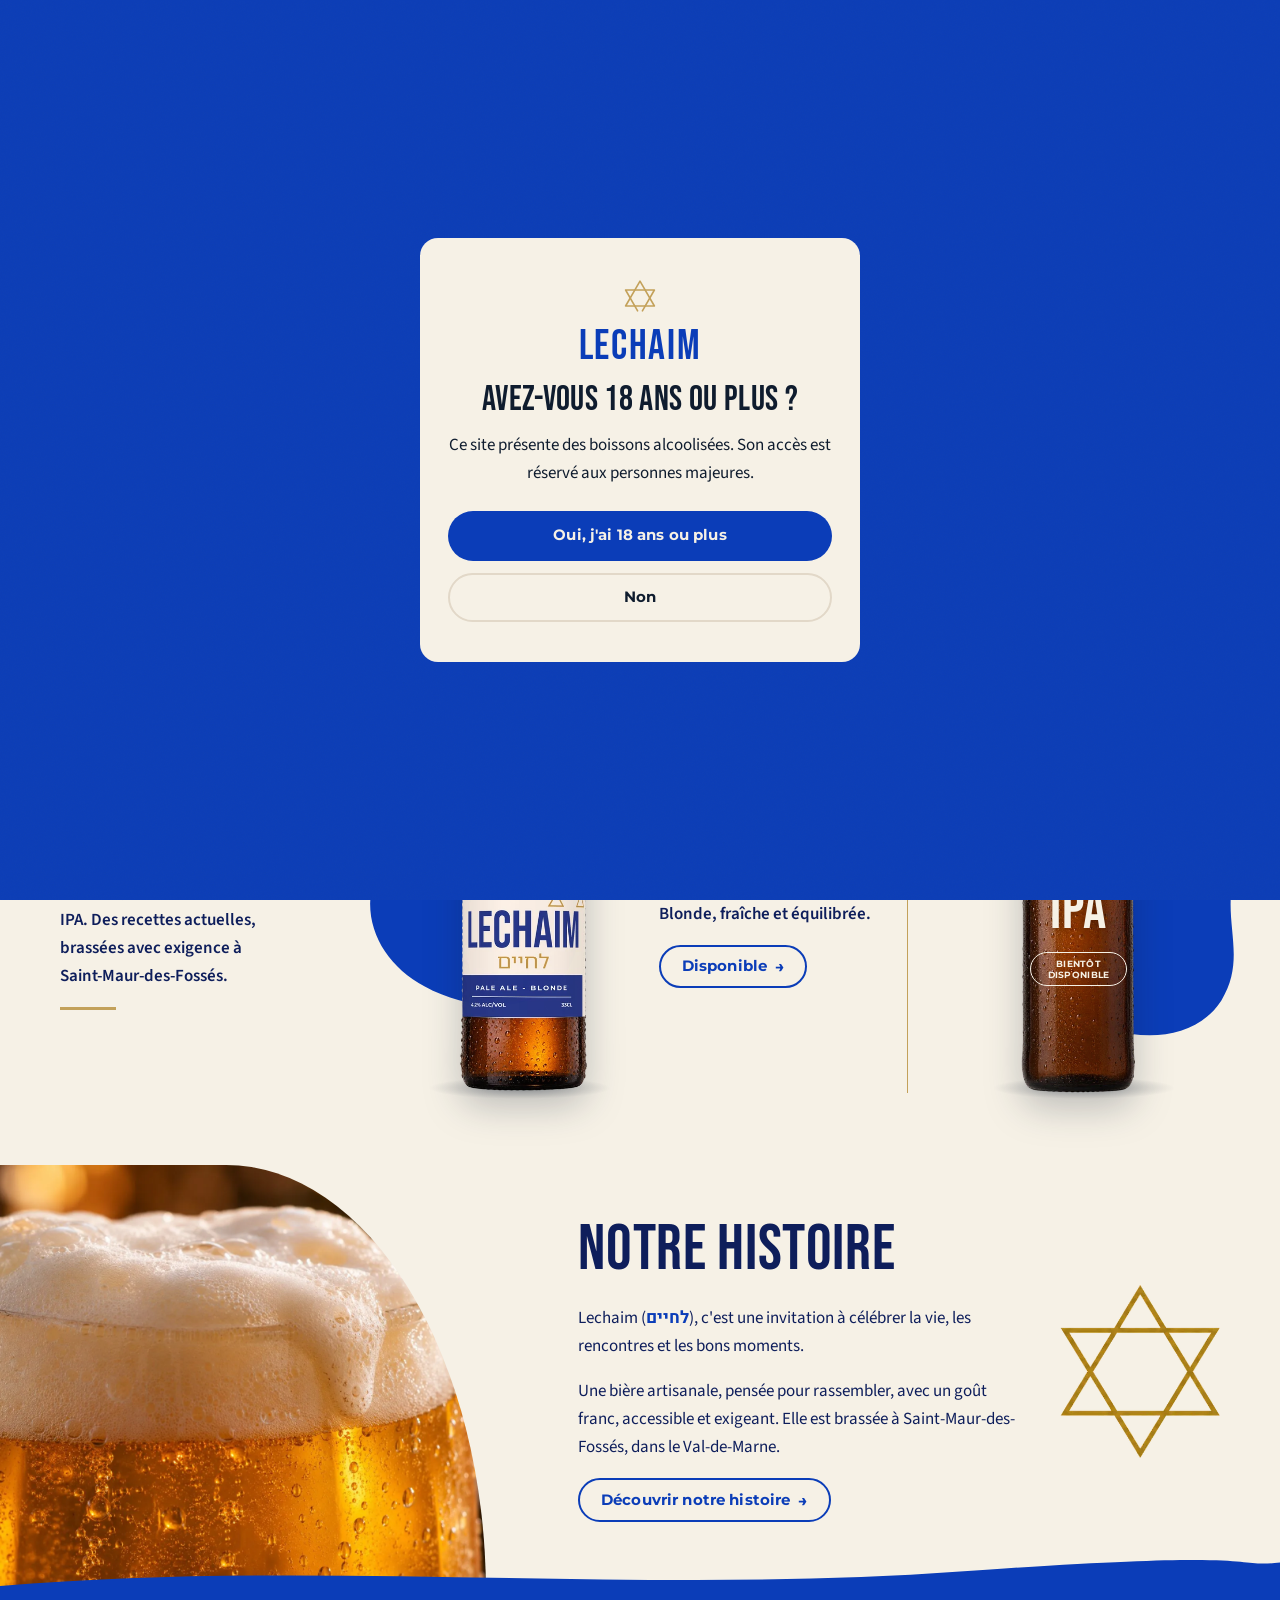
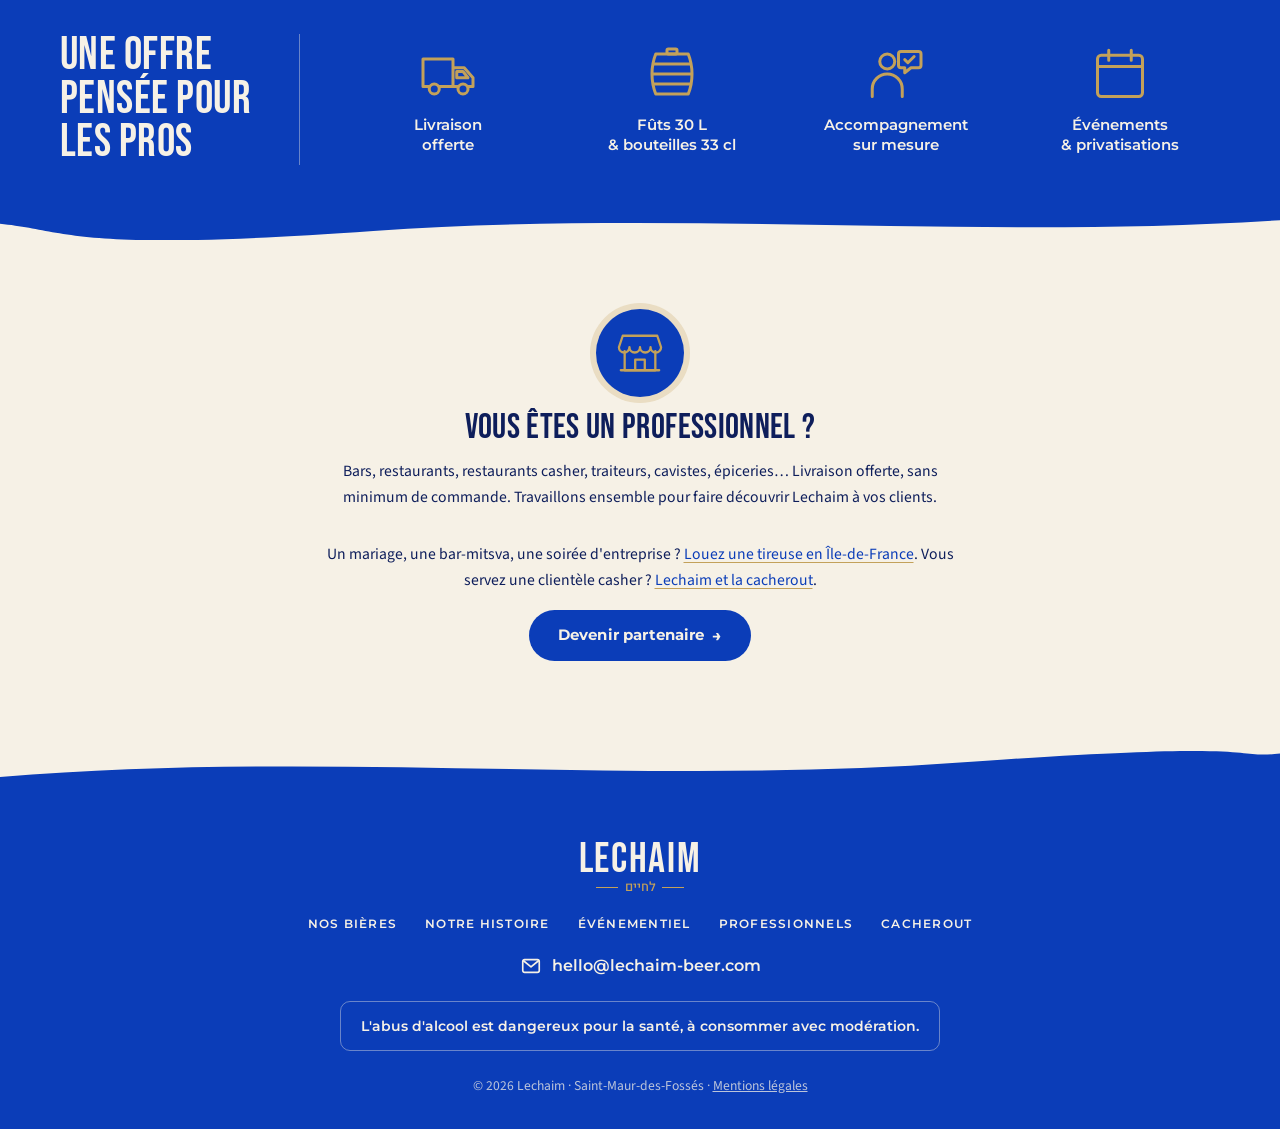
<file: index.html>
<!doctype html>
<html lang="fr">
<head>
  <meta charset="utf-8">
  <meta name="viewport" content="width=device-width, initial-scale=1">
  <title>Lechaim · Bière artisanale juive brassée à Saint-Maur (94)</title>
  <meta name="description" content="Lechaim, bière artisanale à l&#x27;identité juive brassée à Saint-Maur-des-Fossés (94). Pale Ale blonde 4,2 % en bouteille et en fût, pour les pros et vos événements.">
  <meta name="robots" content="index, follow, max-image-preview:large">
  <meta name="theme-color" content="#0B3DB8">
  <link rel="canonical" href="https://lechaim-beer.com/">
  <meta property="og:site_name" content="Lechaim">
  <meta property="og:locale" content="fr_FR">
  <meta property="og:type" content="website">
  <meta property="og:title" content="Lechaim · Bière artisanale juive brassée à Saint-Maur (94)">
  <meta property="og:description" content="Lechaim, bière artisanale à l&#x27;identité juive brassée à Saint-Maur-des-Fossés (94). Pale Ale blonde 4,2 % en bouteille et en fût, pour les pros et vos événements.">
  <meta property="og:url" content="https://lechaim-beer.com/">
  <meta property="og:image" content="https://lechaim-beer.com/assets/img/partage/lechaim-accueil.jpg">
  <meta property="og:image:width" content="1200">
  <meta property="og:image:height" content="630">
  <meta property="og:image:alt" content="Deux verres de bière Lechaim Pale Ale sur une table en terrasse">
  <meta name="twitter:card" content="summary_large_image">
  <meta name="twitter:title" content="Lechaim · Bière artisanale juive brassée à Saint-Maur (94)">
  <meta name="twitter:description" content="Lechaim, bière artisanale à l&#x27;identité juive brassée à Saint-Maur-des-Fossés (94). Pale Ale blonde 4,2 % en bouteille et en fût, pour les pros et vos événements.">
  <meta name="twitter:image" content="https://lechaim-beer.com/assets/img/partage/lechaim-accueil.jpg">
  <meta name="twitter:image:alt" content="Deux verres de bière Lechaim Pale Ale sur une table en terrasse">
  <link rel="icon" href="assets/img/favicon.svg" type="image/svg+xml">
  <link rel="icon" href="assets/img/favicon-96.png" type="image/png" sizes="96x96">
  <link rel="icon" href="favicon.ico" sizes="48x48">
  <link rel="apple-touch-icon" href="apple-touch-icon.png">
  <link rel="preconnect" href="https://fonts.googleapis.com">
  <link rel="preconnect" href="https://fonts.gstatic.com" crossorigin>
  <link rel="preconnect" href="https://api.web3forms.com">
  <link href="https://fonts.googleapis.com/css2?family=Bebas+Neue&family=Heebo:wght@500;700&family=Montserrat:wght@500;600;700&family=Source+Sans+3:wght@400;600&display=swap" rel="stylesheet">
  <link rel="stylesheet" href="assets/css/style.css?v=2026112510">
  <script type="application/ld+json">
{
  "@context": "https://schema.org",
  "@graph": [
    {
      "@type": "Brewery",
      "@id": "https://lechaim-beer.com/#brasserie",
      "name": "Lechaim",
      "alternateName": [
        "לחיים",
        "L'chaim",
        "Le'haïm"
      ],
      "url": "https://lechaim-beer.com/",
      "logo": "https://lechaim-beer.com/apple-touch-icon.png",
      "image": "https://lechaim-beer.com/assets/img/partage/lechaim-accueil.jpg",
      "email": "hello@lechaim-beer.com",
      "description": "Bière artisanale à l'identité juive, brassée à Saint-Maur-des-Fossés (94). Pale Ale blonde en bouteille 33 cl et en fût 30 L, pour les professionnels et les événements en Île-de-France.",
      "address": {
        "@type": "PostalAddress",
        "streetAddress": "5 boulevard de Créteil",
        "addressLocality": "Saint-Maur-des-Fossés",
        "postalCode": "94100",
        "addressRegion": "Île-de-France",
        "addressCountry": "FR"
      },
      "areaServed": {
        "@type": "AdministrativeArea",
        "name": "Île-de-France"
      },
      "parentOrganization": {
        "@type": "Organization",
        "name": "Rupture Brewing Company"
      },
      "slogan": "À la vie, et à tous ceux qui la célèbrent"
    },
    {
      "@type": "WebSite",
      "@id": "https://lechaim-beer.com/#site",
      "url": "https://lechaim-beer.com/",
      "name": "Lechaim",
      "inLanguage": "fr-FR",
      "publisher": {
        "@id": "https://lechaim-beer.com/#brasserie"
      }
    }
  ]
}
  </script>
</head>
<body>

  <!-- Symboles réutilisables -->
  <svg width="0" height="0" style="position:absolute" aria-hidden="true">
    <!-- Étoile de David au trait, ouverte en bas (comme sur l'étiquette) -->
    <symbol id="star" viewBox="0 0 100 100">
      <g fill="none" stroke="currentColor" style="stroke-width: var(--sw, 4)" stroke-linejoin="round" stroke-linecap="round">
        <path d="M50 8 L86 70 L14 70 Z"/>
        <path d="M14 30 L86 30 L56 82 M44 82 L14 30"/>
      </g>
    </symbol>
    <!-- Vagues épaisses de la planche (couleur = currentColor) -->
    <symbol id="ribbons" viewBox="0 0 600 500" preserveAspectRatio="xMaxYMid slice" style="overflow:visible">
      <g fill="none" stroke="currentColor" stroke-linecap="round">
        <path d="M640 30 C 500 50, 540 190, 400 225 S 250 400, 150 540" stroke-width="74"/>
        <path d="M660 300 C 570 300, 560 420, 460 540" stroke-width="52"/>
      </g>
    </symbol>
    <!-- Rayons en éventail -->
    <symbol id="rays" viewBox="0 0 100 56">
      <g stroke="currentColor" stroke-width="3" stroke-linecap="round" fill="none">
        <line x1="50" y1="40" x2="50" y2="4"/>
        <line x1="40" y1="42" x2="30" y2="8"/><line x1="60" y1="42" x2="70" y2="8"/>
        <line x1="31" y1="47" x2="12" y2="20"/><line x1="69" y1="47" x2="88" y2="20"/>
        <line x1="26" y1="54" x2="2" y2="40"/><line x1="74" y1="54" x2="98" y2="40"/>
      </g>
    </symbol>

    <!-- Icônes au trait -->
    <symbol id="i-arrow" viewBox="0 0 24 24"><path d="M4 12h15M13 6l6 6-6 6" fill="none" stroke="currentColor" stroke-width="2" stroke-linecap="round" stroke-linejoin="round"/></symbol>
    <symbol id="i-briefcase" viewBox="0 0 24 24"><g fill="none" stroke="currentColor" stroke-width="1.8" stroke-linejoin="round"><rect x="3" y="7" width="18" height="13" rx="2"/><path d="M9 7V5h6v2M3 12h18M11 12v2h2v-2"/></g></symbol>
    <symbol id="i-truck" viewBox="0 0 48 48"><g fill="none" stroke="currentColor" stroke-width="2.4" stroke-linejoin="round" stroke-linecap="round"><path d="M4 12h24v22H4zM28 19h9l7 8v7H28z"/><circle cx="13" cy="36" r="4" fill="var(--icon-bg, #0B3DB8)"/><circle cx="36" cy="36" r="4" fill="var(--icon-bg, #0B3DB8)"/><path d="M31 22h5l4 5h-9z"/></g></symbol>
    <symbol id="i-keg" viewBox="0 0 48 48"><g fill="none" stroke="currentColor" stroke-width="2.4" stroke-linejoin="round"><path d="M11 8h26c2 5 3 11 3 16s-1 11-3 16H11c-2-5-3-11-3-16s1-11 3-16z"/><path d="M9 16h30M8 24h32M9 32h30"/><rect x="20" y="4" width="8" height="4" rx="1"/></g></symbol>
    <symbol id="i-cheers" viewBox="0 0 48 48"><g fill="none" stroke="currentColor" stroke-width="2.4" stroke-linejoin="round" stroke-linecap="round"><g transform="rotate(-16 15 28)"><path d="M8 14h14l-1.5 28h-11z"/><path d="M8.6 21h12.8"/></g><g transform="rotate(16 33 28)"><path d="M26 14h14l-1.5 28h-11z"/><path d="M26.6 21h12.8"/></g><path d="M24 3v5M18 5l2.5 4M30 5l-2.5 4"/></g></symbol>
    <symbol id="i-calendar" viewBox="0 0 48 48"><g fill="none" stroke="currentColor" stroke-width="2.4" stroke-linejoin="round" stroke-linecap="round"><rect x="6" y="9" width="36" height="33" rx="3"/><path d="M6 18h36M15 5v8M33 5v8"/></g></symbol>
    <symbol id="i-handshake" viewBox="0 0 48 48"><g fill="none" stroke="currentColor" stroke-width="2.4" stroke-linejoin="round" stroke-linecap="round"><path d="M2 16l8-4 6 2M46 16l-8-4-10 3-8 6c-2 2 0 5 3 4l6-4"/><path d="M10 12l-6 16 4 3M38 12l6 16-4 3"/><path d="M8 31l4 4c1 1 3 1 4 0M14 33l4 4c1 1 3 1 4 0M20 36l3 3c1 1 3 1 4 0l13-8M24 31l4 4"/></g></symbol>
    <symbol id="i-mail" viewBox="0 0 24 24"><g fill="none" stroke="currentColor" stroke-width="1.8" stroke-linejoin="round"><rect x="3" y="5" width="18" height="14" rx="2"/><path d="M3.5 6l8.5 7 8.5-7"/></g></symbol>
    <symbol id="i-box" viewBox="0 0 48 48"><g fill="none" stroke="currentColor" stroke-width="2.4" stroke-linejoin="round"><path d="M24 4l18 9v22l-18 9-18-9V13z"/><path d="M6 13l18 9 18-9M24 22v22M15 8.5l18 9v7"/></g></symbol>
    <symbol id="i-refresh" viewBox="0 0 48 48"><g fill="none" stroke="currentColor" stroke-width="2.4" stroke-linecap="round" stroke-linejoin="round"><path d="M39 18A16 16 0 0 0 10 14M9 30a16 16 0 0 0 29 4"/><path d="M10 6v8h8M38 42v-8h-8"/></g></symbol>
    <symbol id="i-cloche" viewBox="0 0 48 48"><g fill="none" stroke="currentColor" stroke-width="2.4" stroke-linecap="round" stroke-linejoin="round"><path d="M8 34a16 16 0 0 1 32 0z"/><path d="M4 38h40M24 18v-4M21 14h6"/></g></symbol>
    <symbol id="i-bottles" viewBox="0 0 48 48"><g fill="none" stroke="currentColor" stroke-width="2.4" stroke-linejoin="round"><path d="M14 4h4v9c0 3 4 5 4 9v22H10V22c0-4 4-6 4-9z"/><path d="M30 4h4v9c0 3 4 5 4 9v22H26V22c0-4 4-6 4-9z"/><path d="M10 28h12M26 28h12"/></g></symbol>
    <symbol id="i-shop" viewBox="0 0 48 48"><g fill="none" stroke="currentColor" stroke-width="2.4" stroke-linejoin="round"><path d="M6 8h36l3 10H3z"/><path d="M3 18c0 4 7 4 7 0 0 4 7 4 7 0 0 4 7 4 7 0 0 4 7 4 7 0 0 4 7 4 7 0 0 4 7 4 7 0"/><path d="M7 24v18h34V24M12 42V30h10v12M27 30h9v7h-9z"/></g></symbol>
    <symbol id="i-pro" viewBox="0 0 48 48"><g fill="none" stroke="currentColor" stroke-width="2.4" stroke-linejoin="round" stroke-linecap="round"><path d="M8 22v20h32V22"/><path d="M6 6h36l4 12a5.5 5.5 0 0 1-11 0 5.5 5.5 0 0 1-11 0 5.5 5.5 0 0 1-11 0 5.5 5.5 0 0 1-11 0z"/><path d="M19 42V31h10v11M4 42h40"/></g></symbol>
    <symbol id="i-conseil" viewBox="0 0 48 48"><g fill="none" stroke="currentColor" stroke-width="2.4" stroke-linejoin="round" stroke-linecap="round"><circle cx="17" cy="14" r="6"/><path d="M5 42v-6a12 12 0 0 1 24 0v6"/><path d="M28 6h14a2 2 0 0 1 2 2v9a2 2 0 0 1-2 2h-6l-5 4v-4h-3a2 2 0 0 1-2-2V8a2 2 0 0 1 2-2z"/><path d="M31 12.5l2.5 2.5 5-5"/></g></symbol>
    <symbol id="i-traiteur" viewBox="0 0 48 48"><g fill="none" stroke="currentColor" stroke-width="2.4" stroke-linejoin="round" stroke-linecap="round"><path d="M3 8c7 5 14 7 21 7s14-2 21-7"/><path d="M8 11l3 9 4-7M20 14.6l4 9 4-9M33 13l4 7 3-9"/><path d="M10 40a14 14 0 0 1 28 0z"/><path d="M6 44h36M24 26v-2"/></g></symbol>
    <symbol id="i-pin" viewBox="0 0 22 28"><path d="M11 0C5 0 0 5 0 11c0 8 11 17 11 17s11-9 11-17C22 5 17 0 11 0z" fill="currentColor"/><circle cx="11" cy="11" r="4" fill="#efe3cc"/></symbol>
  </svg>

  <!-- Contrôle d'âge (exigé pour un site de boisson alcoolisée) -->
  <div class="age-gate" id="age-gate" role="dialog" aria-modal="true" aria-labelledby="age-title" hidden>
    <div class="age-gate__card">
      <svg class="age-gate__star" aria-hidden="true"><use href="#star"/></svg>
      <p class="age-gate__logo">LECHAIM</p>
      <p class="age-gate__title" id="age-title">Avez-vous 18 ans ou plus ?</p>
      <p>Ce site présente des boissons alcoolisées. Son accès est réservé aux personnes majeures.</p>
      <div class="age-gate__actions">
        <button class="btn btn--blue" id="age-yes">Oui, j'ai 18 ans ou plus</button>
        <a class="btn btn--ghost" href="https://www.alcool-info-service.fr/">Non</a>
      </div>
    </div>
  </div>

  <header class="site-header" id="top">
    <div class="container site-header__inner">
      <a class="logo" href="./" aria-label="Lechaim, accueil">
        <span class="logo__name">LECHAIM</span>
        <span class="logo__he" lang="he" dir="rtl">לחיים</span>
      </a>
      <button class="nav-toggle" id="nav-toggle" aria-expanded="false" aria-controls="nav">
        <span class="sr-only">Menu</span><span></span><span></span><span></span>
      </button>
      <nav class="nav" id="nav" aria-label="Navigation principale">
        <a href="bieres.html">Nos bières</a>
        <a href="histoire.html">Notre histoire</a>
        <a href="evenements.html">Événementiel</a>
        <a href="biere-casher.html">Cacherout</a>
        <a class="btn btn--blue btn--sm btn--arrow btn--pro" href="pros.html">Professionnels</a>
      </nav>
    </div>
  </header>

  <main>
    <!-- HERO -->
    <section class="home-hero">
      <img decoding="async" class="home-hero__photo" src="assets/img/visuels/verres-biere-lechaim-terrasse.webp" alt="Deux verres de bière artisanale Lechaim Pale Ale sur une table en bois, en terrasse" width="1672" height="941" fetchpriority="high">
      <svg class="home-hero__shape" viewBox="0 0 700 600" preserveAspectRatio="none" aria-hidden="true">
        <path d="M0 0 H610 C 540 90, 580 200, 540 300 C 500 390, 520 500, 500 600 H0 Z" fill="#0B3DB8"/>
      </svg>
      <div class="container home-hero__inner">
        <h1>À la vie, et à tous ceux qui la célèbrent</h1>
        <span class="rule" aria-hidden="true"></span>
        <p class="home-hero__lead">Une bière artisanale à l'identité juive, brassée à Saint-Maur-des-Fossés (94). Moderne, conviviale, inspirée de la culture du partage.</p>
        <a class="btn btn--cream btn--arrow" href="pros.html#partenaire">Devenir partenaire</a>
      </div>
      <svg class="wave wave--bottom" viewBox="0 0 1440 120" preserveAspectRatio="none" aria-hidden="true">
        <path d="M0 70 C 300 20, 600 110, 900 70 S 1300 30, 1440 60 L1440 120 L0 120 Z" fill="#F6F1E6"/>
      </svg>
    </section>

    <!-- NOS BIÈRES -->
    <section class="home-beers" id="bieres">
      <div class="container home-beers__inner">
        <div class="home-beers__intro">
          <h2 class="title-xl">Nos bières</h2>
          <p>Une Pale Ale blonde aux houblons Chinook et Amarillo, et bientôt une IPA. Des recettes actuelles, brassées avec exigence à Saint-Maur-des-Fossés.</p>
          <span class="rule" aria-hidden="true"></span>
        </div>
        <div class="home-beer">
          <div class="home-beer__visual"><svg class="blob" viewBox="0 0 200 220" aria-hidden="true"><path d="M112 6 C 160 0, 196 34, 186 82 C 178 120, 198 150, 176 186 C 150 226, 92 222, 52 200 C 14 180, -6 140, 10 100 C 22 70, 50 62, 62 38 C 74 16, 88 9, 112 6 Z" fill="#0B3DB8"/></svg>
            <img decoding="async" class="bottle-img" src="assets/img/visuels/lechaim-pale-ale-blonde-bouteille-33cl.webp" alt="Bouteille Lechaim Pale Ale – Blonde, 33 cl" width="420" height="849">
          </div>
          <div class="home-beer__info">
            <h3>Pale Ale<br>4,2 %</h3>
            <p>Blonde, fraîche et équilibrée.</p>
            <a class="btn btn--outline btn--arrow" href="bieres.html">Disponible</a>
          </div>
        </div>
        <div class="home-beer home-beer--soon">
          <div class="home-beer__visual"><svg class="blob" viewBox="0 0 200 220" aria-hidden="true"><path d="M112 6 C 160 0, 196 34, 186 82 C 178 120, 198 150, 176 186 C 150 226, 92 222, 52 200 C 14 180, -6 140, 10 100 C 22 70, 50 62, 62 38 C 74 16, 88 9, 112 6 Z" fill="#0B3DB8"/></svg>
            <img decoding="async" class="home-beer__rays" src="assets/img/visuels/motif-rayons.webp" alt="" width="400" height="236" loading="lazy" aria-hidden="true">
            <div class="ipa-bottle" role="img" aria-label="Bouteille Lechaim IPA, bientôt disponible">
              <img decoding="async" src="assets/img/visuels/lechaim-ipa-bouteille.webp" alt="" width="420" height="860" loading="lazy">
              <span class="ipa-bottle__name">IPA</span>
              <span class="ipa-bottle__badge">Bientôt<br>disponible</span>
            </div>
          </div>
        </div>
      </div>
    </section>

    <!-- NOTRE HISTOIRE -->
    <section class="home-story" id="histoire">
      <img decoding="async" class="home-story__photo" src="assets/img/visuels/mousse-biere-blonde.webp" alt="Mousse d'une bière blonde Lechaim dans un verre" width="1448" height="1086" loading="lazy">
      <div class="container home-story__inner">
        <div class="home-story__text">
          <h2 class="title-xl">Notre histoire</h2>
          <p>Lechaim (<span lang="he" dir="rtl" class="he-inline">לחיים</span>), c'est une invitation à célébrer la vie, les rencontres et les bons moments.</p>
          <p>Une bière artisanale, pensée pour rassembler, avec un goût franc, accessible et exigeant. Elle est brassée à Saint-Maur-des-Fossés, dans le Val-de-Marne.</p>
          <a class="btn btn--outline btn--arrow" href="histoire.html">Découvrir notre histoire</a>
        </div>
        <img decoding="async" class="home-story__star" src="assets/img/visuels/motif-etoile.webp" alt="" width="300" height="325" loading="lazy" aria-hidden="true">
      </div>
    </section>

    <!-- OFFRE PROS -->
    <section class="home-pros">
      <div class="container home-pros__inner">
        <h2>Une offre<br>pensée pour<br>les pros</h2>
        <ul class="home-pros__list">
          <li><svg aria-hidden="true"><use href="#i-truck"/></svg>Livraison<br>offerte</li>
          <li><svg aria-hidden="true"><use href="#i-keg"/></svg>Fûts 30 L<br>&amp; bouteilles 33 cl</li>
          <li><svg aria-hidden="true"><use href="#i-conseil"/></svg>Accompagnement<br>sur mesure</li>
          <li><svg aria-hidden="true"><use href="#i-calendar"/></svg>Événements<br>&amp; privatisations</li>
        </ul>
      </div>
    </section>

    <!-- PROFESSIONNELS (la section « Où nous trouver » reviendra avec les premiers points de vente) -->
    <section class="home-find home-find--pro-only">
      <div class="container home-find__inner">
        <div class="home-find__pro">
          <span class="home-find__badge" aria-hidden="true"><svg><use href="#i-pro"/></svg></span>
          <h3>Vous êtes un professionnel ?</h3>
          <p>Bars, restaurants, restaurants casher, traiteurs, cavistes, épiceries… Livraison offerte, sans minimum de commande. Travaillons ensemble pour faire découvrir Lechaim à vos clients.</p>
          <p class="home-find__more">Un mariage, une bar-mitsva, une soirée d'entreprise ? <a href="evenements.html">Louez une tireuse en Île-de-France</a>. Vous servez une clientèle casher ? <a href="biere-casher.html">Lechaim et la cacherout</a>.</p>
          <a class="btn btn--blue btn--arrow" href="pros.html">Devenir partenaire</a>
        </div>
      </div>
    </section>
  </main>

  <footer class="site-footer">
    <div class="container site-footer__inner">
      <div class="site-footer__brand">
        <span class="logo__name">LECHAIM</span>
        <span class="logo__he" lang="he" dir="rtl">לחיים</span>
      </div>
      <nav class="site-footer__nav" aria-label="Pied de page">
        <a href="bieres.html">Nos bières</a>
        <a href="histoire.html">Notre histoire</a>
        <a href="evenements.html">Événementiel</a>
        <a href="pros.html">Professionnels</a>
        <a href="biere-casher.html">Cacherout</a>
      </nav>
      <a class="site-footer__mail" href="mailto:hello@lechaim-beer.com"><svg class="icon" aria-hidden="true"><use href="#i-mail"/></svg>hello@lechaim-beer.com</a>
      <p class="site-footer__legal">L'abus d'alcool est dangereux pour la santé, à consommer avec modération.</p>
      <p class="site-footer__small">© <span id="year">2026</span> Lechaim · Saint-Maur-des-Fossés · <a href="mentions-legales.html">Mentions légales</a></p>
    </div>
  </footer>

  <script src="assets/js/main.js?v=2026112408"></script>
</body>
</html>
</file>
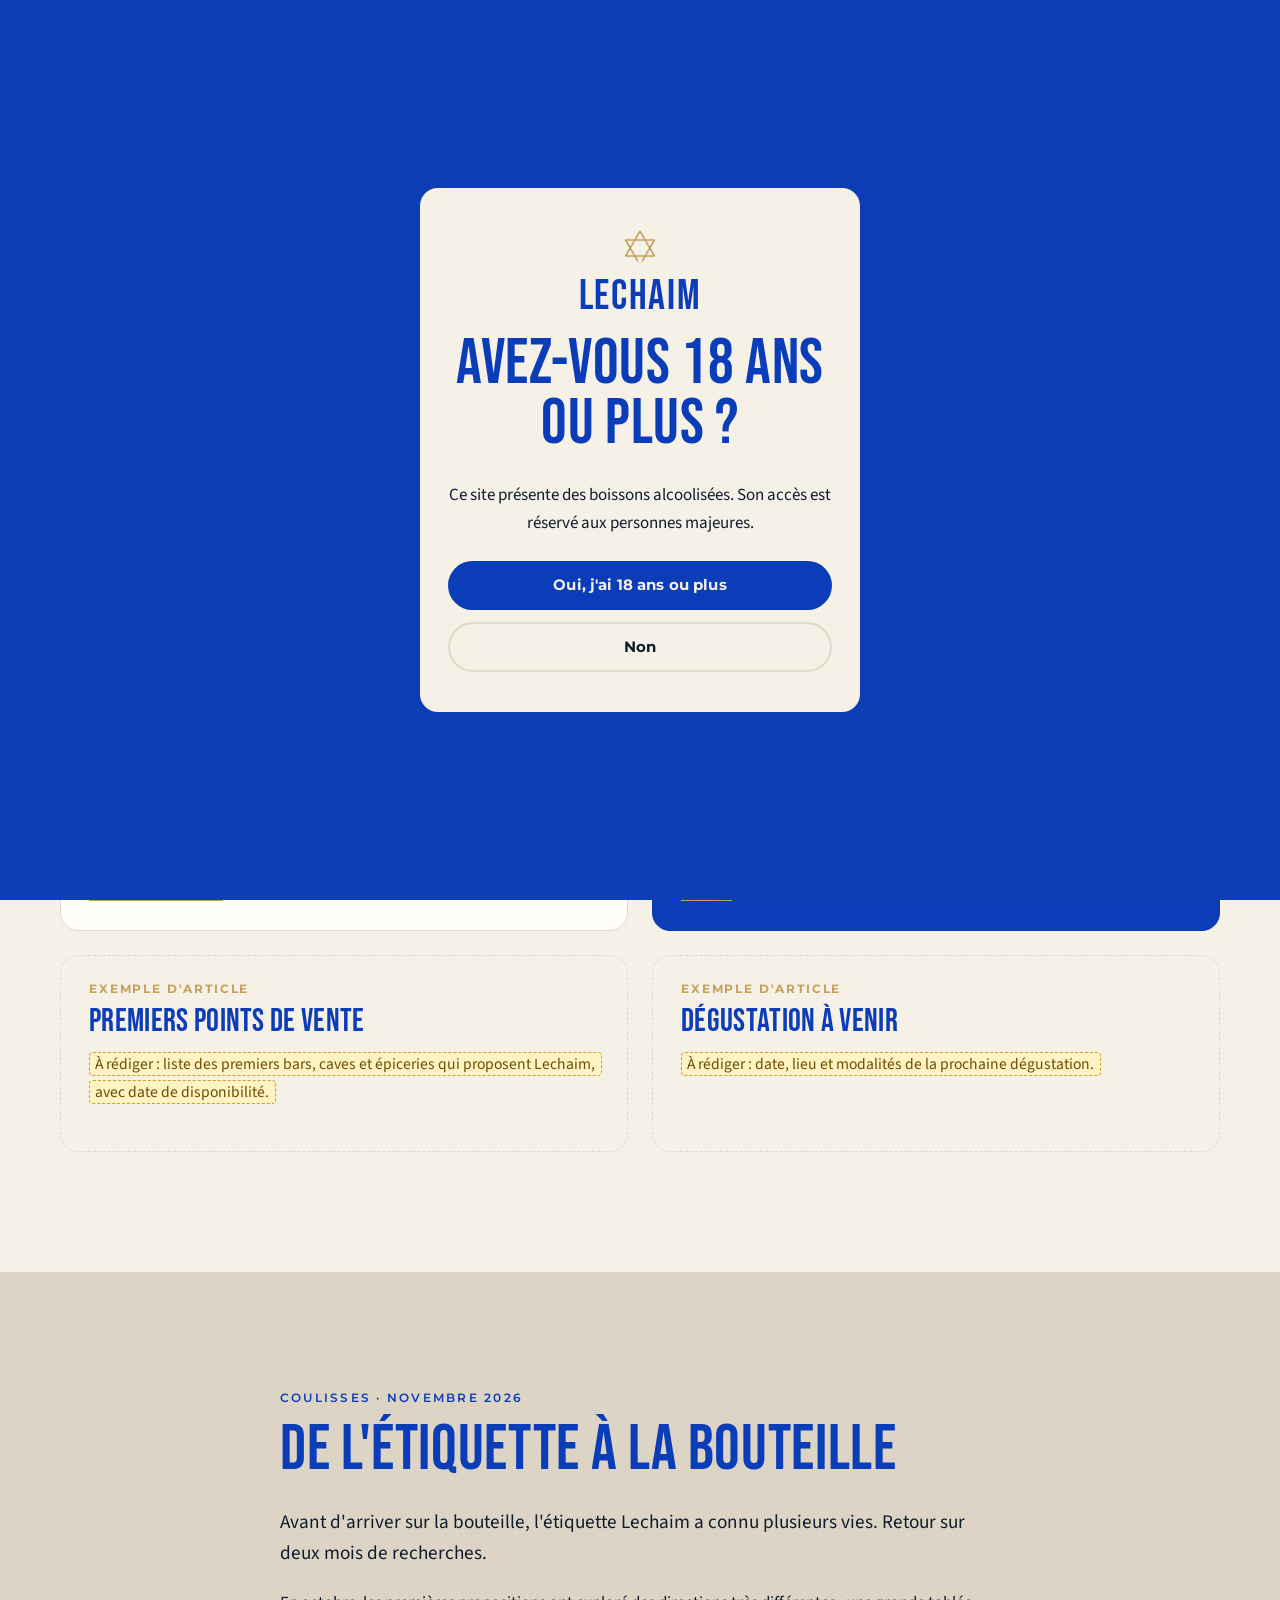
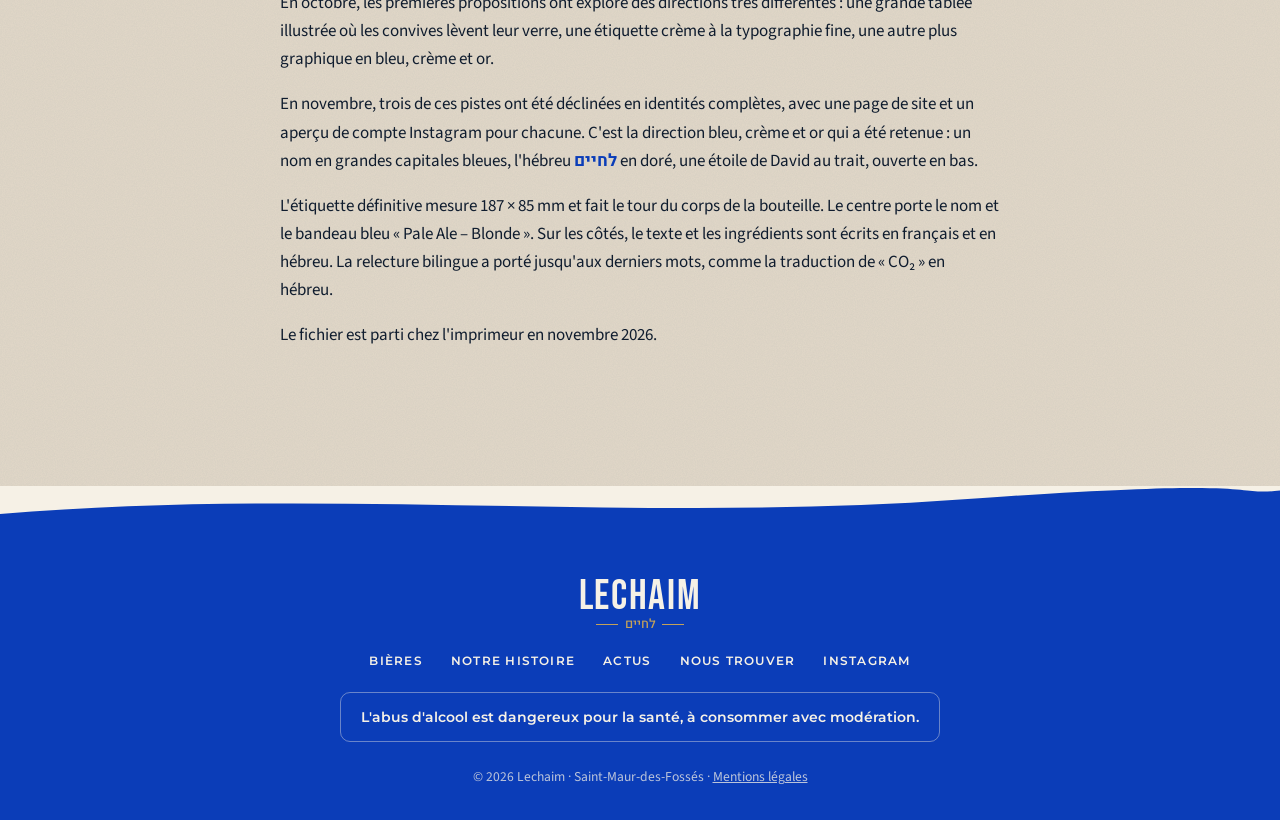
<file: actus.html>
<!doctype html>
<html lang="fr">
<head>
  <meta charset="utf-8">
  <meta name="viewport" content="width=device-width, initial-scale=1">
  <title>Actus · Lechaim</title>
  <meta name="description" content="Les nouvelles de Lechaim : lancement de la Pale Ale, coulisses de l'étiquette, points de vente et dégustations.">
  <meta name="theme-color" content="#0B3DB8">
  <link rel="canonical" href="https://lechaim-beer.com/actus.html">
  <meta property="og:title" content="Actus · Lechaim">
  <meta property="og:description" content="Les nouvelles de Lechaim : lancement de la Pale Ale, coulisses de l'étiquette, points de vente et dégustations.">
  <meta property="og:type" content="website">
  <meta property="og:url" content="https://lechaim-beer.com/actus.html">
  <link rel="icon" href="assets/img/favicon.svg" type="image/svg+xml">
  <link rel="preconnect" href="https://fonts.googleapis.com">
  <link rel="preconnect" href="https://fonts.gstatic.com" crossorigin>
  <link href="https://fonts.googleapis.com/css2?family=Bebas+Neue&family=Heebo:wght@500;700&family=Montserrat:wght@500;600;700&family=Source+Sans+3:wght@400;600&display=swap" rel="stylesheet">
  <link rel="stylesheet" href="assets/css/style.css">
</head>
<body>

  <!-- Symboles réutilisables -->
  <svg width="0" height="0" style="position:absolute" aria-hidden="true">
    <!-- Étoile de David au trait, ouverte en bas (comme sur l'étiquette) -->
    <symbol id="star" viewBox="0 0 100 100">
      <g fill="none" stroke="currentColor" style="stroke-width: var(--sw, 4)" stroke-linejoin="round" stroke-linecap="round">
        <path d="M50 8 L86 70 L14 70 Z"/>
        <path d="M14 30 L86 30 L56 82 M44 82 L14 30"/>
      </g>
    </symbol>
    <!-- Vagues épaisses de la planche (couleur = currentColor) -->
    <symbol id="ribbons" viewBox="0 0 600 500" preserveAspectRatio="xMaxYMid slice" style="overflow:visible">
      <g fill="none" stroke="currentColor" stroke-linecap="round">
        <path d="M640 30 C 500 50, 540 190, 400 225 S 250 400, 150 540" stroke-width="74"/>
        <path d="M660 300 C 570 300, 560 420, 460 540" stroke-width="52"/>
      </g>
    </symbol>
    <!-- Rayons en éventail -->
    <symbol id="rays" viewBox="0 0 100 56">
      <g stroke="currentColor" stroke-width="3" stroke-linecap="round" fill="none">
        <line x1="50" y1="40" x2="50" y2="4"/>
        <line x1="40" y1="42" x2="30" y2="8"/><line x1="60" y1="42" x2="70" y2="8"/>
        <line x1="31" y1="47" x2="12" y2="20"/><line x1="69" y1="47" x2="88" y2="20"/>
        <line x1="26" y1="54" x2="2" y2="40"/><line x1="74" y1="54" x2="98" y2="40"/>
      </g>
    </symbol>
  </svg>

  <!-- Contrôle d'âge (exigé pour un site de boisson alcoolisée) -->
  <div class="age-gate" id="age-gate" role="dialog" aria-modal="true" aria-labelledby="age-title" hidden>
    <div class="age-gate__card">
      <svg class="age-gate__star" aria-hidden="true"><use href="#star"/></svg>
      <p class="age-gate__logo">LECHAIM</p>
      <h2 id="age-title">Avez-vous 18 ans ou plus ?</h2>
      <p>Ce site présente des boissons alcoolisées. Son accès est réservé aux personnes majeures.</p>
      <div class="age-gate__actions">
        <button class="btn btn--blue" id="age-yes">Oui, j'ai 18 ans ou plus</button>
        <a class="btn btn--ghost" href="https://www.alcool-info-service.fr/">Non</a>
      </div>
    </div>
  </div>

  <header class="site-header" id="top">
    <div class="container site-header__inner">
      <a class="logo" href="./" aria-label="Lechaim, accueil">
        <svg class="logo__star" aria-hidden="true"><use href="#star"/></svg>
        <span class="logo__name">LECHAIM</span>
        <span class="logo__he" lang="he" dir="rtl">לחיים</span>
      </a>
      <button class="nav-toggle" id="nav-toggle" aria-expanded="false" aria-controls="nav">
        <span class="sr-only">Menu</span><span></span><span></span><span></span>
      </button>
      <nav class="nav" id="nav" aria-label="Navigation principale">
        <a href="bieres.html">Bières</a>
        <a href="histoire.html">Notre histoire</a>
        <a href="actus.html" aria-current="page">Actus</a>
        <a href="trouver.html">Nous trouver</a>
        <!-- PLACEHOLDER : cible du bouton Acheter à définir (boutique en ligne, revendeurs…). Mène pour l'instant à « Nous trouver ». -->
        <a class="btn btn--blue btn--sm" href="trouver.html#acheter">Acheter</a>
      </nav>
    </div>
  </header>

  <main>
    <section class="page-hero">
      <svg class="hero__ribbons hero__ribbons--page" aria-hidden="true"><use href="#ribbons"/></svg>
      <svg class="page-hero__star" aria-hidden="true"><use href="#star"/></svg>
      <div class="container page-hero__inner">
        <p class="eyebrow eyebrow--gold">Actus</p>
        <h1>Les dernières nouvelles</h1>
        <span class="rule" aria-hidden="true"></span>
        <p class="page-hero__lead">Lancement, coulisses et rendez-vous à venir.</p>
      </div>
      <svg class="wave wave--bottom" viewBox="0 0 1440 120" preserveAspectRatio="none" aria-hidden="true">
        <path d="M0 60 C 240 120, 480 0, 720 50 S 1200 110, 1440 40 L1440 120 L0 120 Z" fill="#F6F1E6"/>
      </svg>
    </section>

    <section class="section">
      <div class="container">
        <div class="news__grid news__grid--four">
          <article class="news-card">
            <p class="news-card__tag">Lancement</p>
            <h3>La Pale Ale arrive</h3>
            <p>La première bière Lechaim est une Pale Ale – Blonde à 4,2 % vol., en bouteille de 33 cl.</p>
            <a class="link-arrow" href="bieres.html">Voir la fiche</a>
          </article>
          <article class="news-card news-card--blue">
            <p class="news-card__tag">Coulisses</p>
            <h3>De l'étiquette à la bouteille</h3>
            <p>Comment l'identité bleu, crème et or a pris forme, des premières esquisses au fichier envoyé à l'imprimeur.</p>
            <a class="link-arrow link-arrow--gold" href="#etiquette">Lire</a>
          </article>
          <!-- PLACEHOLDER : article exemple, à remplacer par une vraie annonce -->
          <article class="news-card news-card--placeholder" data-placeholder>
            <p class="news-card__tag">Exemple d'article</p>
            <h3>Premiers points de vente</h3>
            <p><span class="ph" data-placeholder>À rédiger : liste des premiers bars, caves et épiceries qui proposent Lechaim, avec date de disponibilité.</span></p>
          </article>
          <!-- PLACEHOLDER : article exemple, à remplacer par une vraie annonce -->
          <article class="news-card news-card--placeholder" data-placeholder>
            <p class="news-card__tag">Exemple d'article</p>
            <h3>Dégustation à venir</h3>
            <p><span class="ph" data-placeholder>À rédiger : date, lieu et modalités de la prochaine dégustation.</span></p>
          </article>
        </div>
      </div>
    </section>

    <section class="section section--sand" id="etiquette">
      <article class="container prose">
        <p class="eyebrow">Coulisses · Novembre 2026</p>
        <h2>De l'étiquette à la bouteille</h2>
        <p class="lead">Avant d'arriver sur la bouteille, l'étiquette Lechaim a connu plusieurs vies. Retour sur deux mois de recherches.</p>
        <p>En octobre, les premières propositions ont exploré des directions très différentes : une grande tablée illustrée où les convives lèvent leur verre, une étiquette crème à la typographie fine, une autre plus graphique en bleu, crème et or.</p>
        <p>En novembre, trois de ces pistes ont été déclinées en identités complètes, avec une page de site et un aperçu de compte Instagram pour chacune. C'est la direction bleu, crème et or qui a été retenue : un nom en grandes capitales bleues, l'hébreu <span lang="he" dir="rtl" class="he-inline">לחיים</span> en doré, une étoile de David au trait, ouverte en bas.</p>
        <p>L'étiquette définitive mesure 187 × 85 mm et fait le tour du corps de la bouteille. Le centre porte le nom et le bandeau bleu « Pale Ale – Blonde ». Sur les côtés, le texte et les ingrédients sont écrits en français et en hébreu. La relecture bilingue a porté jusqu'aux derniers mots, comme la traduction de « CO₂ » en hébreu.</p>
        <p>Le fichier est parti chez l'imprimeur en novembre 2026.</p>
        <!-- PLACEHOLDER : ajouter une photo de la bouteille avec la vraie étiquette -->
      </article>
    </section>
  </main>

  <footer class="site-footer">
    <div class="container site-footer__inner">
      <div class="site-footer__brand">
        <span class="logo__name">LECHAIM</span>
        <span class="logo__he" lang="he" dir="rtl">לחיים</span>
      </div>
      <nav class="site-footer__nav" aria-label="Pied de page">
        <a href="bieres.html">Bières</a>
        <a href="histoire.html">Notre histoire</a>
        <a href="actus.html">Actus</a>
        <a href="trouver.html">Nous trouver</a>
        <!-- PLACEHOLDER : compte Instagram de la maquette, à confirmer -->
        <a href="https://www.instagram.com/lechaim_beer/" rel="noopener">Instagram</a>
      </nav>
      <p class="site-footer__legal">L'abus d'alcool est dangereux pour la santé, à consommer avec modération.</p>
      <p class="site-footer__small">© <span id="year">2026</span> Lechaim · Saint-Maur-des-Fossés · <a href="mentions-legales.html">Mentions légales</a></p>
    </div>
  </footer>

  <script src="assets/js/main.js"></script>
</body>
</html>
</file>
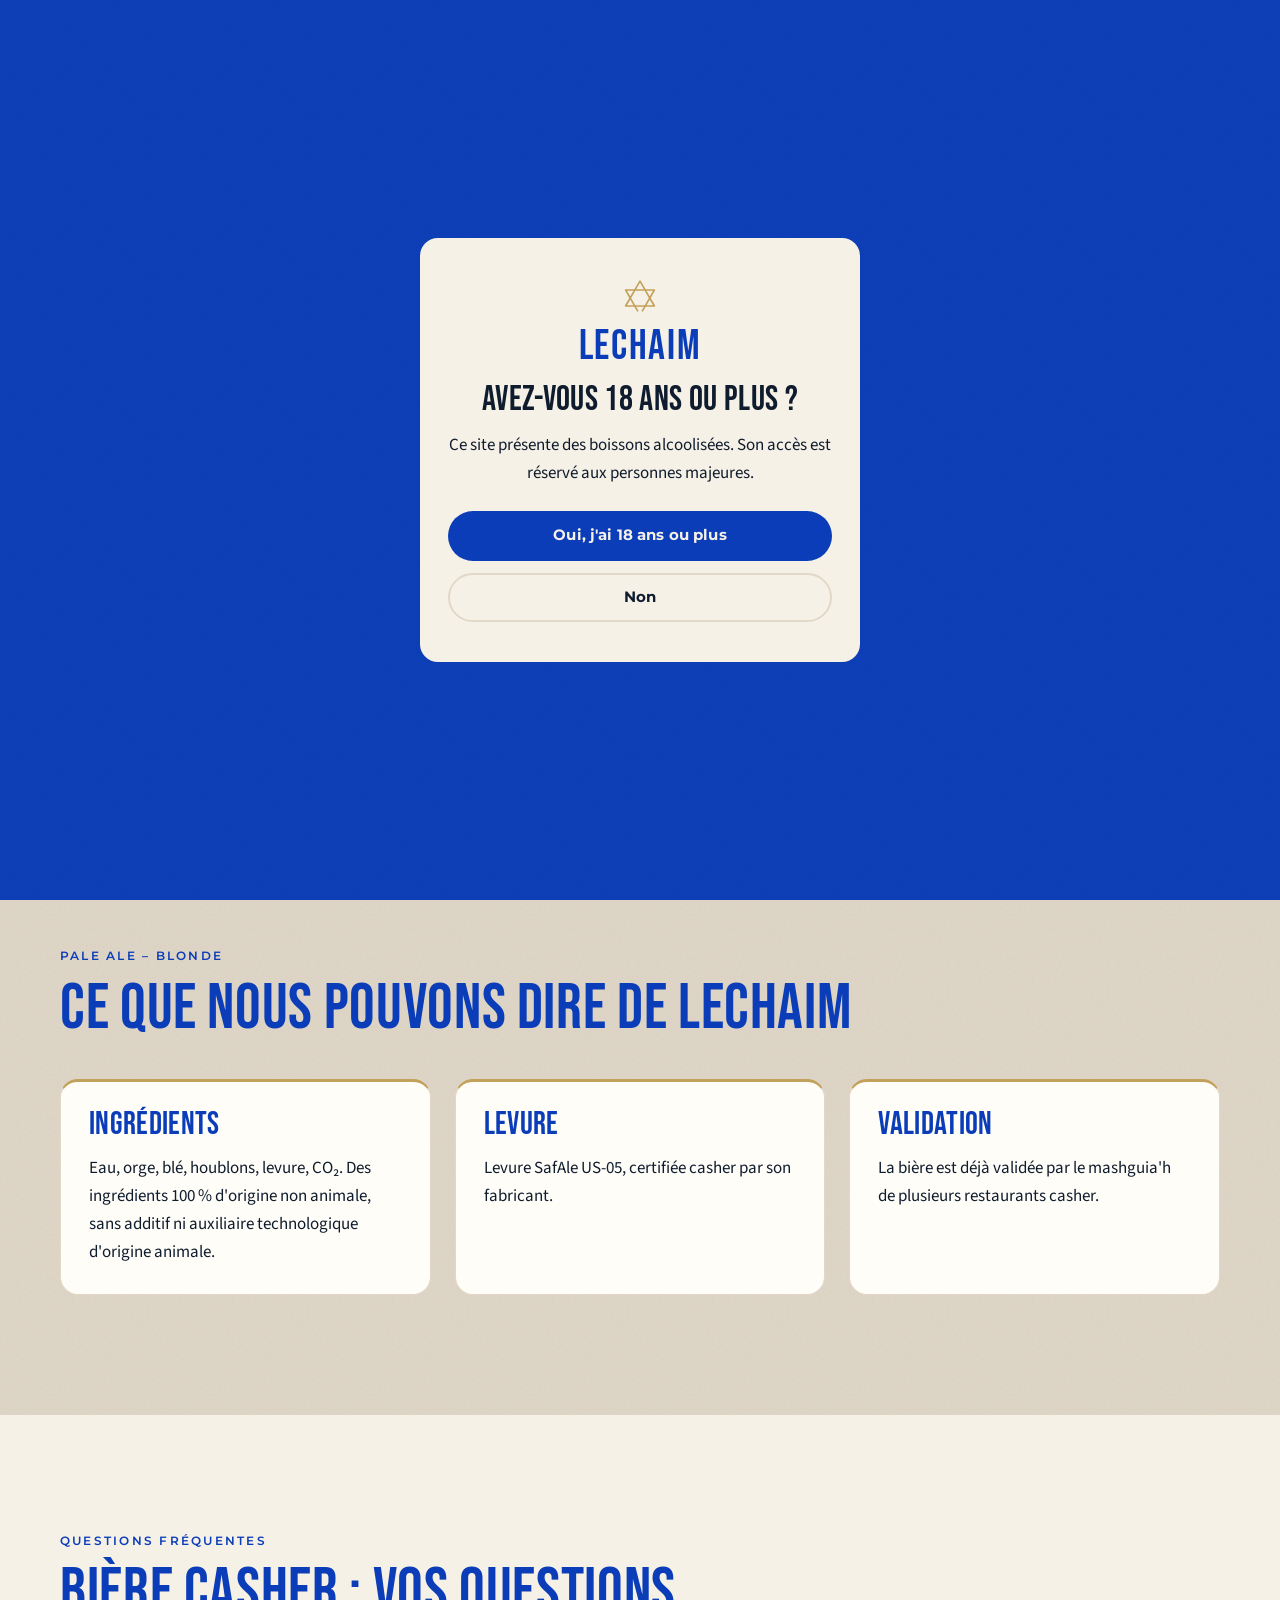
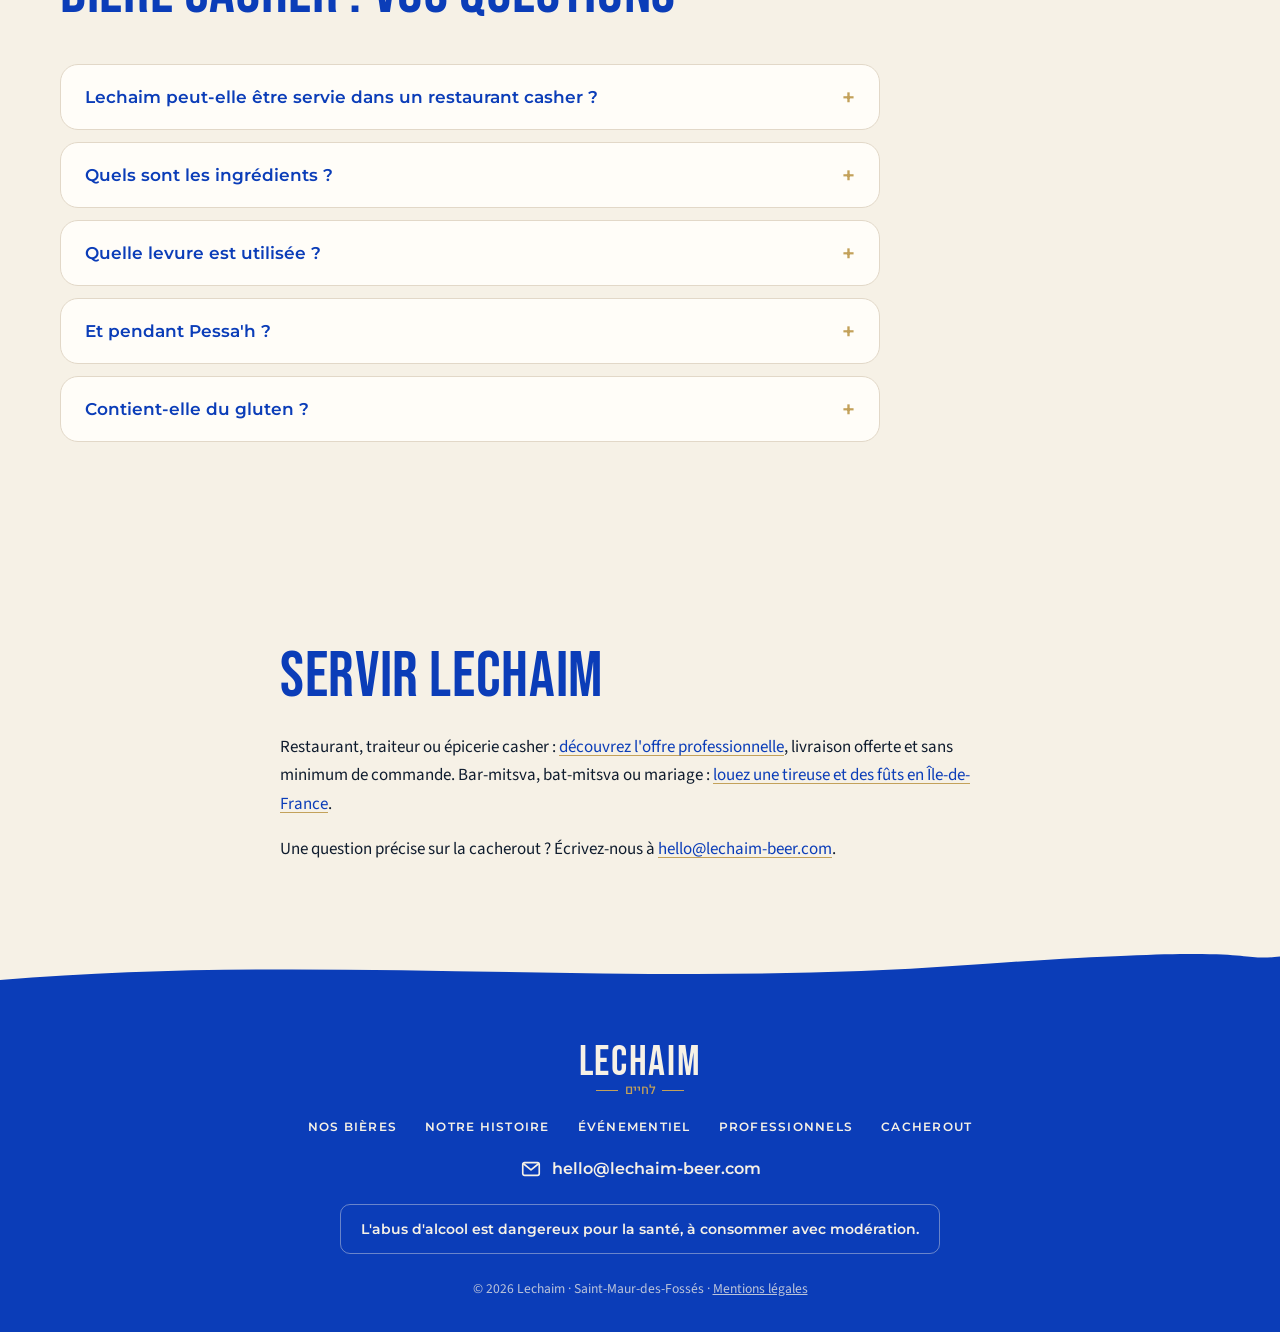
<file: biere-casher.html>
<!doctype html>
<html lang="fr">
<head>
  <meta charset="utf-8">
  <meta name="viewport" content="width=device-width, initial-scale=1">
  <title>Bière casher ? Lechaim et la cacherout</title>
  <meta name="description" content="Lechaim et la cacherout : ingrédients d&#x27;origine non animale, levure SafAle US-05 certifiée casher par son fabricant, validée par le mashguia&#x27;h de restaurants casher.">
  <meta name="robots" content="index, follow, max-image-preview:large">
  <meta name="theme-color" content="#0B3DB8">
  <link rel="canonical" href="https://lechaim-beer.com/biere-casher.html">
  <meta property="og:site_name" content="Lechaim">
  <meta property="og:locale" content="fr_FR">
  <meta property="og:type" content="website">
  <meta property="og:title" content="Bière casher ? Lechaim et la cacherout">
  <meta property="og:description" content="Lechaim et la cacherout : ingrédients d&#x27;origine non animale, levure SafAle US-05 certifiée casher par son fabricant, validée par le mashguia&#x27;h de restaurants casher.">
  <meta property="og:url" content="https://lechaim-beer.com/biere-casher.html">
  <meta property="og:image" content="https://lechaim-beer.com/assets/img/partage/lechaim-bieres.jpg">
  <meta property="og:image:width" content="1200">
  <meta property="og:image:height" content="630">
  <meta property="og:image:alt" content="Bouteille et verre de Lechaim Pale Ale blonde">
  <meta name="twitter:card" content="summary_large_image">
  <meta name="twitter:title" content="Bière casher ? Lechaim et la cacherout">
  <meta name="twitter:description" content="Lechaim et la cacherout : ingrédients d&#x27;origine non animale, levure SafAle US-05 certifiée casher par son fabricant, validée par le mashguia&#x27;h de restaurants casher.">
  <meta name="twitter:image" content="https://lechaim-beer.com/assets/img/partage/lechaim-bieres.jpg">
  <meta name="twitter:image:alt" content="Bouteille et verre de Lechaim Pale Ale blonde">
  <link rel="icon" href="assets/img/favicon.svg" type="image/svg+xml">
  <link rel="icon" href="assets/img/favicon-96.png" type="image/png" sizes="96x96">
  <link rel="icon" href="favicon.ico" sizes="48x48">
  <link rel="apple-touch-icon" href="apple-touch-icon.png">
  <link rel="preconnect" href="https://fonts.googleapis.com">
  <link rel="preconnect" href="https://fonts.gstatic.com" crossorigin>
  <link rel="preconnect" href="https://api.web3forms.com">
  <link href="https://fonts.googleapis.com/css2?family=Bebas+Neue&family=Heebo:wght@500;700&family=Montserrat:wght@500;600;700&family=Source+Sans+3:wght@400;600&display=swap" rel="stylesheet">
  <link rel="stylesheet" href="assets/css/style.css?v=2026112510">
  <script type="application/ld+json">
{
  "@context": "https://schema.org",
  "@graph": [
    {
      "@type": "FAQPage",
      "mainEntity": [
        {
          "@type": "Question",
          "name": "Lechaim peut-elle être servie dans un restaurant casher ?",
          "acceptedAnswer": {
            "@type": "Answer",
            "text": "La bière est déjà validée par le mashguia'h de plusieurs restaurants casher. La décision revient au mashguia'h de votre établissement : écrivez-nous, nous lui transmettons les informations dont il a besoin."
          }
        },
        {
          "@type": "Question",
          "name": "Quels sont les ingrédients ?",
          "acceptedAnswer": {
            "@type": "Answer",
            "text": "Eau, orge, blé, houblons, levure, CO₂. Tous sont d'origine non animale, sans additif ni auxiliaire technologique d'origine animale."
          }
        },
        {
          "@type": "Question",
          "name": "Quelle levure est utilisée ?",
          "acceptedAnswer": {
            "@type": "Answer",
            "text": "La levure SafAle US-05, certifiée casher par son fabricant."
          }
        },
        {
          "@type": "Question",
          "name": "Et pendant Pessa'h ?",
          "acceptedAnswer": {
            "@type": "Answer",
            "text": "Comme toute bière d'orge et de blé, Lechaim est du 'hamets : elle ne se consomme pas pendant Pessa'h."
          }
        },
        {
          "@type": "Question",
          "name": "Contient-elle du gluten ?",
          "acceptedAnswer": {
            "@type": "Answer",
            "text": "Oui. Elle contient de l'orge et du blé, des céréales qui contiennent du gluten."
          }
        }
      ],
      "@id": "https://lechaim-beer.com/biere-casher.html#faq"
    },
    {
      "@type": "BreadcrumbList",
      "itemListElement": [
        {
          "@type": "ListItem",
          "position": 1,
          "name": "Accueil",
          "item": "https://lechaim-beer.com/"
        },
        {
          "@type": "ListItem",
          "position": 2,
          "name": "Cacherout",
          "item": "https://lechaim-beer.com/biere-casher.html"
        }
      ]
    }
  ]
}
  </script>
</head>
<body>

  <!-- Symboles réutilisables -->
  <svg width="0" height="0" style="position:absolute" aria-hidden="true">
    <!-- Étoile de David au trait, ouverte en bas (comme sur l'étiquette) -->
    <symbol id="star" viewBox="0 0 100 100">
      <g fill="none" stroke="currentColor" style="stroke-width: var(--sw, 4)" stroke-linejoin="round" stroke-linecap="round">
        <path d="M50 8 L86 70 L14 70 Z"/>
        <path d="M14 30 L86 30 L56 82 M44 82 L14 30"/>
      </g>
    </symbol>
    <!-- Vagues épaisses de la planche (couleur = currentColor) -->
    <symbol id="ribbons" viewBox="0 0 600 500" preserveAspectRatio="xMaxYMid slice" style="overflow:visible">
      <g fill="none" stroke="currentColor" stroke-linecap="round">
        <path d="M640 30 C 500 50, 540 190, 400 225 S 250 400, 150 540" stroke-width="74"/>
        <path d="M660 300 C 570 300, 560 420, 460 540" stroke-width="52"/>
      </g>
    </symbol>
    <!-- Rayons en éventail -->
    <symbol id="rays" viewBox="0 0 100 56">
      <g stroke="currentColor" stroke-width="3" stroke-linecap="round" fill="none">
        <line x1="50" y1="40" x2="50" y2="4"/>
        <line x1="40" y1="42" x2="30" y2="8"/><line x1="60" y1="42" x2="70" y2="8"/>
        <line x1="31" y1="47" x2="12" y2="20"/><line x1="69" y1="47" x2="88" y2="20"/>
        <line x1="26" y1="54" x2="2" y2="40"/><line x1="74" y1="54" x2="98" y2="40"/>
      </g>
    </symbol>

    <!-- Icônes au trait -->
    <symbol id="i-arrow" viewBox="0 0 24 24"><path d="M4 12h15M13 6l6 6-6 6" fill="none" stroke="currentColor" stroke-width="2" stroke-linecap="round" stroke-linejoin="round"/></symbol>
    <symbol id="i-briefcase" viewBox="0 0 24 24"><g fill="none" stroke="currentColor" stroke-width="1.8" stroke-linejoin="round"><rect x="3" y="7" width="18" height="13" rx="2"/><path d="M9 7V5h6v2M3 12h18M11 12v2h2v-2"/></g></symbol>
    <symbol id="i-truck" viewBox="0 0 48 48"><g fill="none" stroke="currentColor" stroke-width="2.4" stroke-linejoin="round" stroke-linecap="round"><path d="M4 12h24v22H4zM28 19h9l7 8v7H28z"/><circle cx="13" cy="36" r="4" fill="var(--icon-bg, #0B3DB8)"/><circle cx="36" cy="36" r="4" fill="var(--icon-bg, #0B3DB8)"/><path d="M31 22h5l4 5h-9z"/></g></symbol>
    <symbol id="i-keg" viewBox="0 0 48 48"><g fill="none" stroke="currentColor" stroke-width="2.4" stroke-linejoin="round"><path d="M11 8h26c2 5 3 11 3 16s-1 11-3 16H11c-2-5-3-11-3-16s1-11 3-16z"/><path d="M9 16h30M8 24h32M9 32h30"/><rect x="20" y="4" width="8" height="4" rx="1"/></g></symbol>
    <symbol id="i-cheers" viewBox="0 0 48 48"><g fill="none" stroke="currentColor" stroke-width="2.4" stroke-linejoin="round" stroke-linecap="round"><g transform="rotate(-16 15 28)"><path d="M8 14h14l-1.5 28h-11z"/><path d="M8.6 21h12.8"/></g><g transform="rotate(16 33 28)"><path d="M26 14h14l-1.5 28h-11z"/><path d="M26.6 21h12.8"/></g><path d="M24 3v5M18 5l2.5 4M30 5l-2.5 4"/></g></symbol>
    <symbol id="i-calendar" viewBox="0 0 48 48"><g fill="none" stroke="currentColor" stroke-width="2.4" stroke-linejoin="round" stroke-linecap="round"><rect x="6" y="9" width="36" height="33" rx="3"/><path d="M6 18h36M15 5v8M33 5v8"/></g></symbol>
    <symbol id="i-handshake" viewBox="0 0 48 48"><g fill="none" stroke="currentColor" stroke-width="2.4" stroke-linejoin="round" stroke-linecap="round"><path d="M2 16l8-4 6 2M46 16l-8-4-10 3-8 6c-2 2 0 5 3 4l6-4"/><path d="M10 12l-6 16 4 3M38 12l6 16-4 3"/><path d="M8 31l4 4c1 1 3 1 4 0M14 33l4 4c1 1 3 1 4 0M20 36l3 3c1 1 3 1 4 0l13-8M24 31l4 4"/></g></symbol>
    <symbol id="i-mail" viewBox="0 0 24 24"><g fill="none" stroke="currentColor" stroke-width="1.8" stroke-linejoin="round"><rect x="3" y="5" width="18" height="14" rx="2"/><path d="M3.5 6l8.5 7 8.5-7"/></g></symbol>
    <symbol id="i-box" viewBox="0 0 48 48"><g fill="none" stroke="currentColor" stroke-width="2.4" stroke-linejoin="round"><path d="M24 4l18 9v22l-18 9-18-9V13z"/><path d="M6 13l18 9 18-9M24 22v22M15 8.5l18 9v7"/></g></symbol>
    <symbol id="i-refresh" viewBox="0 0 48 48"><g fill="none" stroke="currentColor" stroke-width="2.4" stroke-linecap="round" stroke-linejoin="round"><path d="M39 18A16 16 0 0 0 10 14M9 30a16 16 0 0 0 29 4"/><path d="M10 6v8h8M38 42v-8h-8"/></g></symbol>
    <symbol id="i-cloche" viewBox="0 0 48 48"><g fill="none" stroke="currentColor" stroke-width="2.4" stroke-linecap="round" stroke-linejoin="round"><path d="M8 34a16 16 0 0 1 32 0z"/><path d="M4 38h40M24 18v-4M21 14h6"/></g></symbol>
    <symbol id="i-bottles" viewBox="0 0 48 48"><g fill="none" stroke="currentColor" stroke-width="2.4" stroke-linejoin="round"><path d="M14 4h4v9c0 3 4 5 4 9v22H10V22c0-4 4-6 4-9z"/><path d="M30 4h4v9c0 3 4 5 4 9v22H26V22c0-4 4-6 4-9z"/><path d="M10 28h12M26 28h12"/></g></symbol>
    <symbol id="i-shop" viewBox="0 0 48 48"><g fill="none" stroke="currentColor" stroke-width="2.4" stroke-linejoin="round"><path d="M6 8h36l3 10H3z"/><path d="M3 18c0 4 7 4 7 0 0 4 7 4 7 0 0 4 7 4 7 0 0 4 7 4 7 0 0 4 7 4 7 0 0 4 7 4 7 0"/><path d="M7 24v18h34V24M12 42V30h10v12M27 30h9v7h-9z"/></g></symbol>
    <symbol id="i-pro" viewBox="0 0 48 48"><g fill="none" stroke="currentColor" stroke-width="2.4" stroke-linejoin="round" stroke-linecap="round"><path d="M8 22v20h32V22"/><path d="M6 6h36l4 12a5.5 5.5 0 0 1-11 0 5.5 5.5 0 0 1-11 0 5.5 5.5 0 0 1-11 0 5.5 5.5 0 0 1-11 0z"/><path d="M19 42V31h10v11M4 42h40"/></g></symbol>
    <symbol id="i-conseil" viewBox="0 0 48 48"><g fill="none" stroke="currentColor" stroke-width="2.4" stroke-linejoin="round" stroke-linecap="round"><circle cx="17" cy="14" r="6"/><path d="M5 42v-6a12 12 0 0 1 24 0v6"/><path d="M28 6h14a2 2 0 0 1 2 2v9a2 2 0 0 1-2 2h-6l-5 4v-4h-3a2 2 0 0 1-2-2V8a2 2 0 0 1 2-2z"/><path d="M31 12.5l2.5 2.5 5-5"/></g></symbol>
    <symbol id="i-traiteur" viewBox="0 0 48 48"><g fill="none" stroke="currentColor" stroke-width="2.4" stroke-linejoin="round" stroke-linecap="round"><path d="M3 8c7 5 14 7 21 7s14-2 21-7"/><path d="M8 11l3 9 4-7M20 14.6l4 9 4-9M33 13l4 7 3-9"/><path d="M10 40a14 14 0 0 1 28 0z"/><path d="M6 44h36M24 26v-2"/></g></symbol>
    <symbol id="i-pin" viewBox="0 0 22 28"><path d="M11 0C5 0 0 5 0 11c0 8 11 17 11 17s11-9 11-17C22 5 17 0 11 0z" fill="currentColor"/><circle cx="11" cy="11" r="4" fill="#efe3cc"/></symbol>
  </svg>

  <!-- Contrôle d'âge (exigé pour un site de boisson alcoolisée) -->
  <div class="age-gate" id="age-gate" role="dialog" aria-modal="true" aria-labelledby="age-title" hidden>
    <div class="age-gate__card">
      <svg class="age-gate__star" aria-hidden="true"><use href="#star"/></svg>
      <p class="age-gate__logo">LECHAIM</p>
      <p class="age-gate__title" id="age-title">Avez-vous 18 ans ou plus ?</p>
      <p>Ce site présente des boissons alcoolisées. Son accès est réservé aux personnes majeures.</p>
      <div class="age-gate__actions">
        <button class="btn btn--blue" id="age-yes">Oui, j'ai 18 ans ou plus</button>
        <a class="btn btn--ghost" href="https://www.alcool-info-service.fr/">Non</a>
      </div>
    </div>
  </div>

  <header class="site-header" id="top">
    <div class="container site-header__inner">
      <a class="logo" href="./" aria-label="Lechaim, accueil">
        <span class="logo__name">LECHAIM</span>
        <span class="logo__he" lang="he" dir="rtl">לחיים</span>
      </a>
      <button class="nav-toggle" id="nav-toggle" aria-expanded="false" aria-controls="nav">
        <span class="sr-only">Menu</span><span></span><span></span><span></span>
      </button>
      <nav class="nav" id="nav" aria-label="Navigation principale">
        <a href="bieres.html">Nos bières</a>
        <a href="histoire.html">Notre histoire</a>
        <a href="evenements.html">Événementiel</a>
        <a href="biere-casher.html" aria-current="page">Cacherout</a>
        <a class="btn btn--blue btn--sm btn--arrow btn--pro" href="pros.html">Professionnels</a>
      </nav>
    </div>
  </header>

  <main>
    <section class="page-head">
      <svg class="page-head__wave" viewBox="0 0 600 300" preserveAspectRatio="xMaxYMin meet" aria-hidden="true">
        <path d="M600 0 V190 C 540 240, 470 170, 400 210 C 330 250, 300 300, 210 290 C 300 240, 300 170, 380 120 C 460 70, 480 30, 470 0 Z" fill="#0B3DB8"/>
      </svg>
      <div class="container page-head__inner">
        <h1 class="title-xl page-head__title">Lechaim et la cacherout</h1>
        <p class="page-head__lead">Ce que les restaurants, les traiteurs et les familles nous demandent sur la bière casher, et nos réponses, avec les faits.</p>
      </div>
    </section>

    <section class="section section--flush-top">
      <div class="container prose">
        <h2>Une bière est-elle casher ?</h2>
        <p>La base d'une bière, c'est de l'eau, des céréales maltées, du houblon et de la levure. Ce que regardent surtout les autorités rabbiniques, ce sont les ingrédients ajoutés (arômes, additifs, agents de clarification) et la façon dont la bière est produite.</p>
        <p>Chaque communauté et chaque autorité a ses propres règles. En cas de doute, la réponse appartient à votre rabbin ou au mashguia'h de votre établissement.</p>
      </div>
    </section>

    <section class="section section--sand">
      <div class="container">
        <div class="section__head">
          <p class="eyebrow">Pale Ale – Blonde</p>
          <h2>Ce que nous pouvons dire de Lechaim</h2>
        </div>
        <div class="tips">
          <article class="tip">
            <h3>Ingrédients</h3>
            <p>Eau, orge, blé, houblons, levure, CO₂. Des ingrédients 100 % d'origine non animale, sans additif ni auxiliaire technologique d'origine animale.</p>
          </article>
          <article class="tip">
            <h3>Levure</h3>
            <p>Levure <span class="nowrap">SafAle US-05</span>, certifiée casher par son fabricant.</p>
          </article>
          <article class="tip">
            <h3>Validation</h3>
            <p>La bière est déjà validée par le mashguia'h de plusieurs restaurants casher.</p>
          </article>
        </div>
      </div>
    </section>

    <section class="section">
      <div class="container">
        <div class="section__head">
          <p class="eyebrow">Questions fréquentes</p>
          <h2>Bière casher : vos questions</h2>
        </div>
        <div class="faq">
          <details class="faq__item">
            <summary>Lechaim peut-elle être servie dans un restaurant casher ?</summary>
            <p>La bière est déjà validée par le mashguia'h de plusieurs restaurants casher. La décision revient au mashguia'h de votre établissement : écrivez-nous, nous lui transmettons les informations dont il a besoin.</p>
          </details>
          <details class="faq__item">
            <summary>Quels sont les ingrédients ?</summary>
            <p>Eau, orge, blé, houblons, levure, CO₂. Tous sont d'origine non animale, sans additif ni auxiliaire technologique d'origine animale.</p>
          </details>
          <details class="faq__item">
            <summary>Quelle levure est utilisée ?</summary>
            <p>La levure SafAle US-05, certifiée casher par son fabricant.</p>
          </details>
          <details class="faq__item">
            <summary>Et pendant Pessa'h ?</summary>
            <p>Comme toute bière d'orge et de blé, Lechaim est du 'hamets : elle ne se consomme pas pendant Pessa'h.</p>
          </details>
          <details class="faq__item">
            <summary>Contient-elle du gluten ?</summary>
            <p>Oui. Elle contient de l'orge et du blé, des céréales qui contiennent du gluten.</p>
          </details>
        </div>
      </div>
    </section>

    <section class="section section--tight">
      <div class="container prose">
        <h2>Servir Lechaim</h2>
        <p>Restaurant, traiteur ou épicerie casher : <a href="pros.html">découvrez l'offre professionnelle</a>, livraison offerte et sans minimum de commande. Bar-mitsva, bat-mitsva ou mariage : <a href="evenements.html">louez une tireuse et des fûts en Île-de-France</a>.</p>
        <p>Une question précise sur la cacherout ? Écrivez-nous à <a href="mailto:hello@lechaim-beer.com">hello@lechaim-beer.com</a>.</p>
      </div>
    </section>
  </main>

  <footer class="site-footer">
    <div class="container site-footer__inner">
      <div class="site-footer__brand">
        <span class="logo__name">LECHAIM</span>
        <span class="logo__he" lang="he" dir="rtl">לחיים</span>
      </div>
      <nav class="site-footer__nav" aria-label="Pied de page">
        <a href="bieres.html">Nos bières</a>
        <a href="histoire.html">Notre histoire</a>
        <a href="evenements.html">Événementiel</a>
        <a href="pros.html">Professionnels</a>
        <a href="biere-casher.html" aria-current="page">Cacherout</a>
      </nav>
      <a class="site-footer__mail" href="mailto:hello@lechaim-beer.com"><svg class="icon" aria-hidden="true"><use href="#i-mail"/></svg>hello@lechaim-beer.com</a>
      <p class="site-footer__legal">L'abus d'alcool est dangereux pour la santé, à consommer avec modération.</p>
      <p class="site-footer__small">© <span id="year">2026</span> Lechaim · Saint-Maur-des-Fossés · <a href="mentions-legales.html">Mentions légales</a></p>
    </div>
  </footer>

  <script src="assets/js/main.js?v=2026112408"></script>
</body>
</html>
</file>
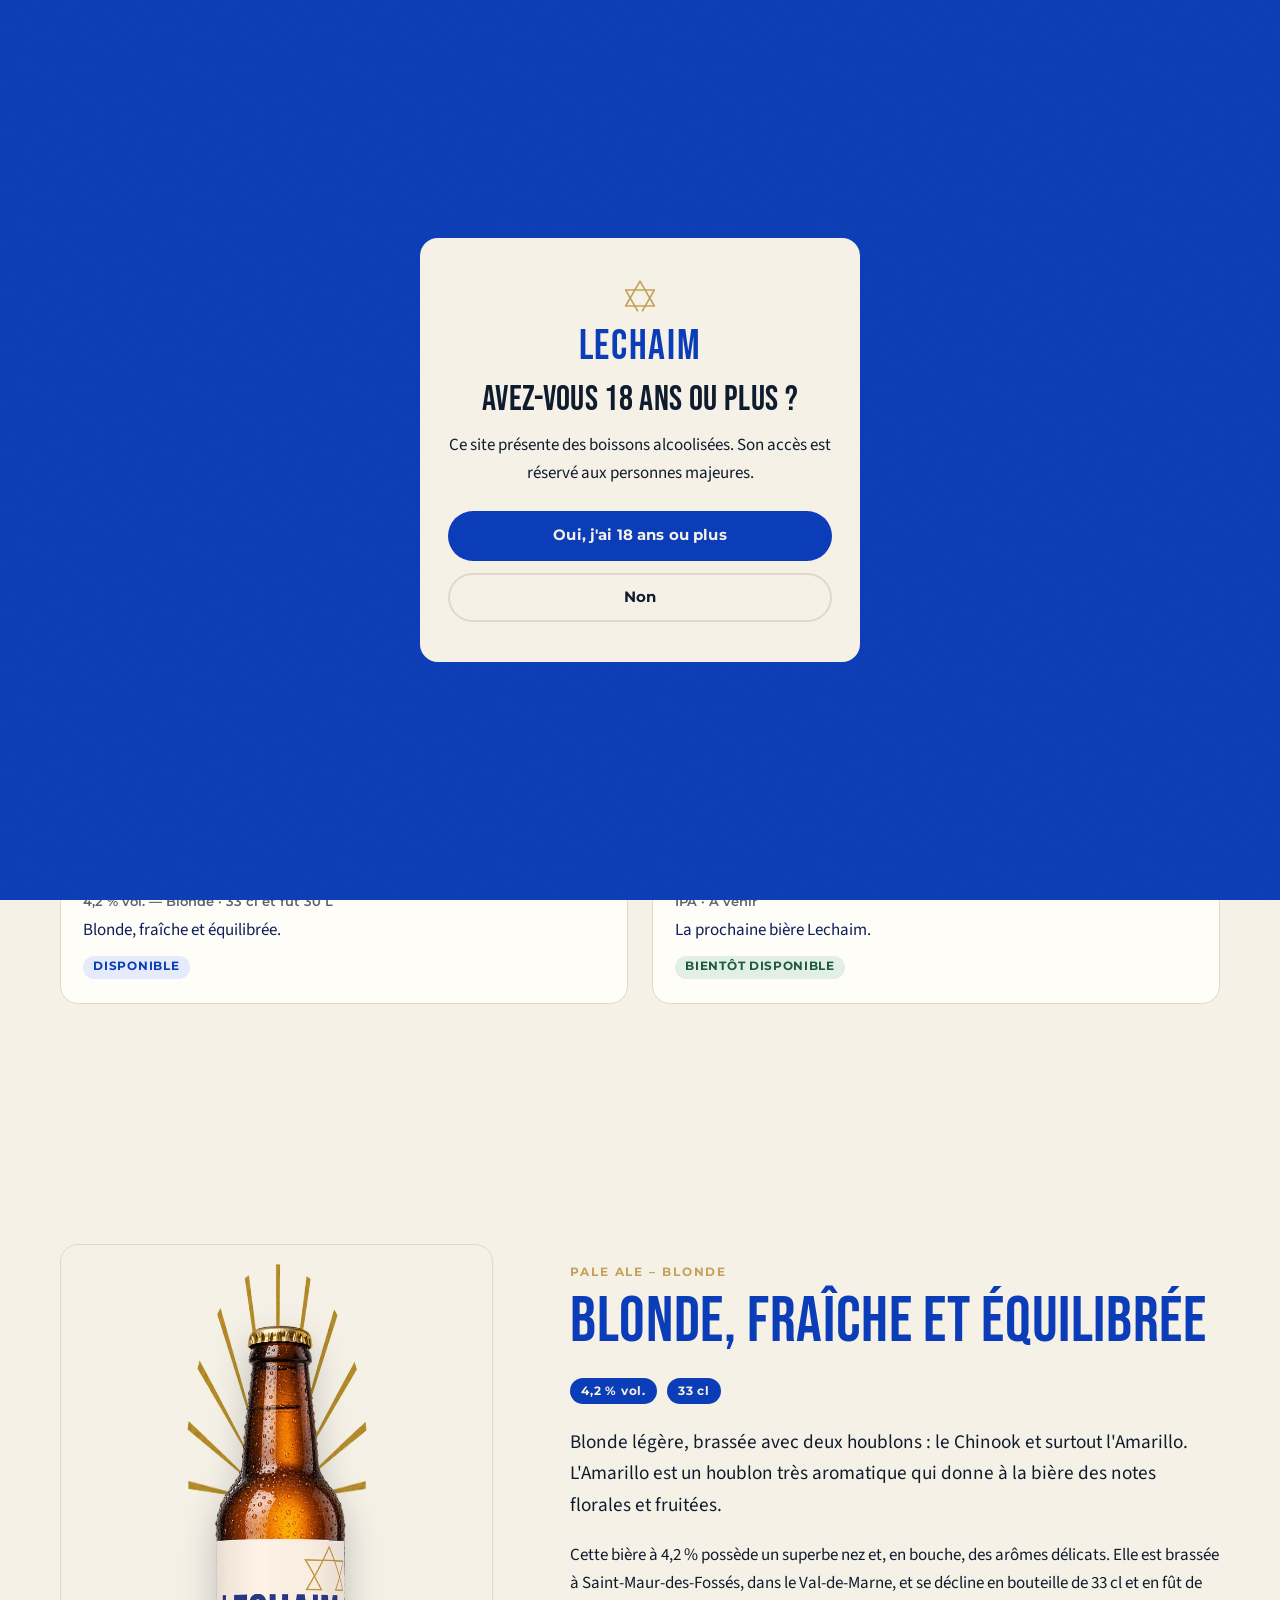
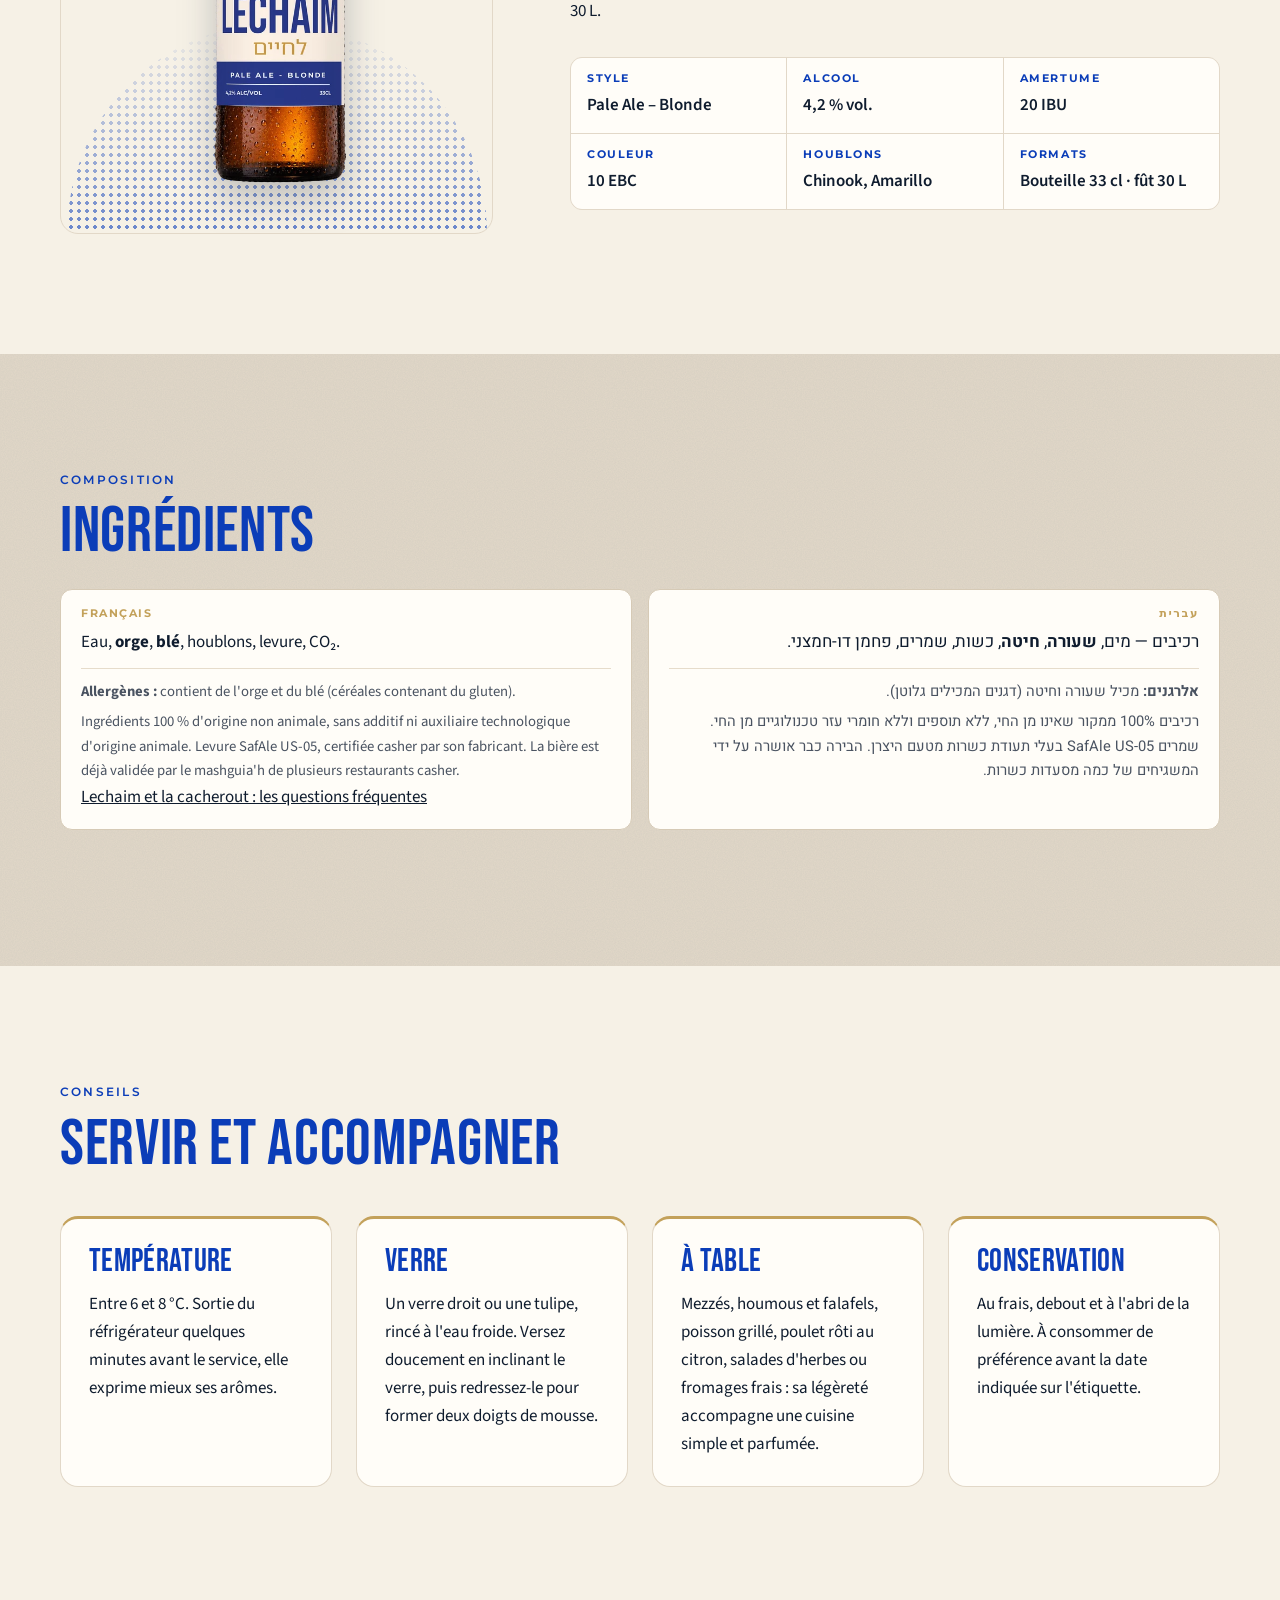
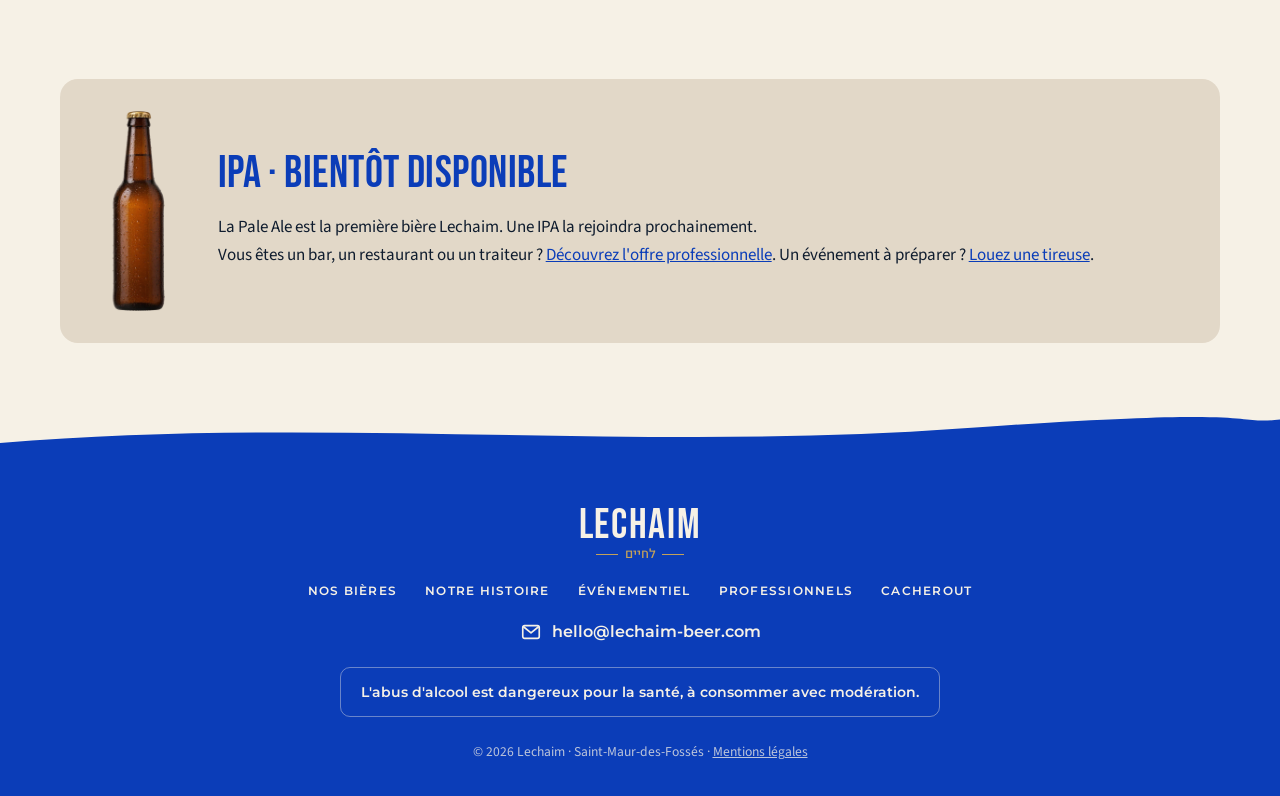
<file: bieres.html>
<!doctype html>
<html lang="fr">
<head>
  <meta charset="utf-8">
  <meta name="viewport" content="width=device-width, initial-scale=1">
  <title>Lechaim Pale Ale blonde 4,2 % · Chinook et Amarillo</title>
  <meta name="description" content="Lechaim Pale Ale blonde, 4,2 % vol., 20 IBU, houblons Chinook et Amarillo, brassée à Saint-Maur-des-Fossés (94). Bouteille 33 cl et fût 30 L.">
  <meta name="robots" content="index, follow, max-image-preview:large">
  <meta name="theme-color" content="#0B3DB8">
  <link rel="canonical" href="https://lechaim-beer.com/bieres.html">
  <meta property="og:site_name" content="Lechaim">
  <meta property="og:locale" content="fr_FR">
  <meta property="og:type" content="website">
  <meta property="og:title" content="Lechaim Pale Ale blonde 4,2 % · Chinook et Amarillo">
  <meta property="og:description" content="Lechaim Pale Ale blonde, 4,2 % vol., 20 IBU, houblons Chinook et Amarillo, brassée à Saint-Maur-des-Fossés (94). Bouteille 33 cl et fût 30 L.">
  <meta property="og:url" content="https://lechaim-beer.com/bieres.html">
  <meta property="og:image" content="https://lechaim-beer.com/assets/img/partage/lechaim-bieres.jpg">
  <meta property="og:image:width" content="1200">
  <meta property="og:image:height" content="630">
  <meta property="og:image:alt" content="Bouteille et verre de Lechaim Pale Ale blonde">
  <meta name="twitter:card" content="summary_large_image">
  <meta name="twitter:title" content="Lechaim Pale Ale blonde 4,2 % · Chinook et Amarillo">
  <meta name="twitter:description" content="Lechaim Pale Ale blonde, 4,2 % vol., 20 IBU, houblons Chinook et Amarillo, brassée à Saint-Maur-des-Fossés (94). Bouteille 33 cl et fût 30 L.">
  <meta name="twitter:image" content="https://lechaim-beer.com/assets/img/partage/lechaim-bieres.jpg">
  <meta name="twitter:image:alt" content="Bouteille et verre de Lechaim Pale Ale blonde">
  <link rel="icon" href="assets/img/favicon.svg" type="image/svg+xml">
  <link rel="icon" href="assets/img/favicon-96.png" type="image/png" sizes="96x96">
  <link rel="icon" href="favicon.ico" sizes="48x48">
  <link rel="apple-touch-icon" href="apple-touch-icon.png">
  <link rel="preconnect" href="https://fonts.googleapis.com">
  <link rel="preconnect" href="https://fonts.gstatic.com" crossorigin>
  <link rel="preconnect" href="https://api.web3forms.com">
  <link href="https://fonts.googleapis.com/css2?family=Bebas+Neue&family=Heebo:wght@500;700&family=Montserrat:wght@500;600;700&family=Source+Sans+3:wght@400;600&display=swap" rel="stylesheet">
  <link rel="stylesheet" href="assets/css/style.css?v=2026112510">
  <script type="application/ld+json">
{
  "@context": "https://schema.org",
  "@graph": [
    {
      "@type": "Product",
      "@id": "https://lechaim-beer.com/bieres.html#pale-ale",
      "name": "Lechaim Pale Ale – Blonde",
      "brand": {
        "@type": "Brand",
        "name": "Lechaim"
      },
      "manufacturer": {
        "@id": "https://lechaim-beer.com/#brasserie"
      },
      "url": "https://lechaim-beer.com/bieres.html#pale-ale",
      "image": [
        "https://lechaim-beer.com/assets/img/visuels/lechaim-pale-ale-blonde-bouteille-33cl.webp",
        "https://lechaim-beer.com/assets/img/partage/lechaim-bieres.jpg"
      ],
      "description": "Pale Ale blonde 4,2 % vol., 20 IBU, 10 EBC, houblons Chinook et Amarillo, brassée à Saint-Maur-des-Fossés (94). Bouteille 33 cl et fût 30 L.",
      "category": "Bière artisanale",
      "countryOfOrigin": "FR",
      "additionalProperty": [
        {
          "@type": "PropertyValue",
          "name": "Style",
          "value": "Pale Ale blonde"
        },
        {
          "@type": "PropertyValue",
          "name": "Degré d'alcool",
          "value": "4,2 % vol."
        },
        {
          "@type": "PropertyValue",
          "name": "Amertume",
          "value": "20 IBU"
        },
        {
          "@type": "PropertyValue",
          "name": "Couleur",
          "value": "10 EBC"
        },
        {
          "@type": "PropertyValue",
          "name": "Houblons",
          "value": "Chinook, Amarillo"
        },
        {
          "@type": "PropertyValue",
          "name": "Ingrédients",
          "value": "Eau, orge, blé, houblons, levure, CO2"
        },
        {
          "@type": "PropertyValue",
          "name": "Formats",
          "value": "Bouteille 33 cl, fût 30 L"
        }
      ]
    },
    {
      "@type": "BreadcrumbList",
      "itemListElement": [
        {
          "@type": "ListItem",
          "position": 1,
          "name": "Accueil",
          "item": "https://lechaim-beer.com/"
        },
        {
          "@type": "ListItem",
          "position": 2,
          "name": "Nos bières",
          "item": "https://lechaim-beer.com/bieres.html"
        }
      ]
    }
  ]
}
  </script>
</head>
<body>

  <!-- Symboles réutilisables -->
  <svg width="0" height="0" style="position:absolute" aria-hidden="true">
    <!-- Étoile de David au trait, ouverte en bas (comme sur l'étiquette) -->
    <symbol id="star" viewBox="0 0 100 100">
      <g fill="none" stroke="currentColor" style="stroke-width: var(--sw, 4)" stroke-linejoin="round" stroke-linecap="round">
        <path d="M50 8 L86 70 L14 70 Z"/>
        <path d="M14 30 L86 30 L56 82 M44 82 L14 30"/>
      </g>
    </symbol>
    <!-- Vagues épaisses de la planche (couleur = currentColor) -->
    <symbol id="ribbons" viewBox="0 0 600 500" preserveAspectRatio="xMaxYMid slice" style="overflow:visible">
      <g fill="none" stroke="currentColor" stroke-linecap="round">
        <path d="M640 30 C 500 50, 540 190, 400 225 S 250 400, 150 540" stroke-width="74"/>
        <path d="M660 300 C 570 300, 560 420, 460 540" stroke-width="52"/>
      </g>
    </symbol>
    <!-- Rayons en éventail -->
    <symbol id="rays" viewBox="0 0 100 56">
      <g stroke="currentColor" stroke-width="3" stroke-linecap="round" fill="none">
        <line x1="50" y1="40" x2="50" y2="4"/>
        <line x1="40" y1="42" x2="30" y2="8"/><line x1="60" y1="42" x2="70" y2="8"/>
        <line x1="31" y1="47" x2="12" y2="20"/><line x1="69" y1="47" x2="88" y2="20"/>
        <line x1="26" y1="54" x2="2" y2="40"/><line x1="74" y1="54" x2="98" y2="40"/>
      </g>
    </symbol>

    <!-- Icônes au trait -->
    <symbol id="i-arrow" viewBox="0 0 24 24"><path d="M4 12h15M13 6l6 6-6 6" fill="none" stroke="currentColor" stroke-width="2" stroke-linecap="round" stroke-linejoin="round"/></symbol>
    <symbol id="i-briefcase" viewBox="0 0 24 24"><g fill="none" stroke="currentColor" stroke-width="1.8" stroke-linejoin="round"><rect x="3" y="7" width="18" height="13" rx="2"/><path d="M9 7V5h6v2M3 12h18M11 12v2h2v-2"/></g></symbol>
    <symbol id="i-truck" viewBox="0 0 48 48"><g fill="none" stroke="currentColor" stroke-width="2.4" stroke-linejoin="round" stroke-linecap="round"><path d="M4 12h24v22H4zM28 19h9l7 8v7H28z"/><circle cx="13" cy="36" r="4" fill="var(--icon-bg, #0B3DB8)"/><circle cx="36" cy="36" r="4" fill="var(--icon-bg, #0B3DB8)"/><path d="M31 22h5l4 5h-9z"/></g></symbol>
    <symbol id="i-keg" viewBox="0 0 48 48"><g fill="none" stroke="currentColor" stroke-width="2.4" stroke-linejoin="round"><path d="M11 8h26c2 5 3 11 3 16s-1 11-3 16H11c-2-5-3-11-3-16s1-11 3-16z"/><path d="M9 16h30M8 24h32M9 32h30"/><rect x="20" y="4" width="8" height="4" rx="1"/></g></symbol>
    <symbol id="i-cheers" viewBox="0 0 48 48"><g fill="none" stroke="currentColor" stroke-width="2.4" stroke-linejoin="round" stroke-linecap="round"><g transform="rotate(-16 15 28)"><path d="M8 14h14l-1.5 28h-11z"/><path d="M8.6 21h12.8"/></g><g transform="rotate(16 33 28)"><path d="M26 14h14l-1.5 28h-11z"/><path d="M26.6 21h12.8"/></g><path d="M24 3v5M18 5l2.5 4M30 5l-2.5 4"/></g></symbol>
    <symbol id="i-calendar" viewBox="0 0 48 48"><g fill="none" stroke="currentColor" stroke-width="2.4" stroke-linejoin="round" stroke-linecap="round"><rect x="6" y="9" width="36" height="33" rx="3"/><path d="M6 18h36M15 5v8M33 5v8"/></g></symbol>
    <symbol id="i-handshake" viewBox="0 0 48 48"><g fill="none" stroke="currentColor" stroke-width="2.4" stroke-linejoin="round" stroke-linecap="round"><path d="M2 16l8-4 6 2M46 16l-8-4-10 3-8 6c-2 2 0 5 3 4l6-4"/><path d="M10 12l-6 16 4 3M38 12l6 16-4 3"/><path d="M8 31l4 4c1 1 3 1 4 0M14 33l4 4c1 1 3 1 4 0M20 36l3 3c1 1 3 1 4 0l13-8M24 31l4 4"/></g></symbol>
    <symbol id="i-mail" viewBox="0 0 24 24"><g fill="none" stroke="currentColor" stroke-width="1.8" stroke-linejoin="round"><rect x="3" y="5" width="18" height="14" rx="2"/><path d="M3.5 6l8.5 7 8.5-7"/></g></symbol>
    <symbol id="i-box" viewBox="0 0 48 48"><g fill="none" stroke="currentColor" stroke-width="2.4" stroke-linejoin="round"><path d="M24 4l18 9v22l-18 9-18-9V13z"/><path d="M6 13l18 9 18-9M24 22v22M15 8.5l18 9v7"/></g></symbol>
    <symbol id="i-refresh" viewBox="0 0 48 48"><g fill="none" stroke="currentColor" stroke-width="2.4" stroke-linecap="round" stroke-linejoin="round"><path d="M39 18A16 16 0 0 0 10 14M9 30a16 16 0 0 0 29 4"/><path d="M10 6v8h8M38 42v-8h-8"/></g></symbol>
    <symbol id="i-cloche" viewBox="0 0 48 48"><g fill="none" stroke="currentColor" stroke-width="2.4" stroke-linecap="round" stroke-linejoin="round"><path d="M8 34a16 16 0 0 1 32 0z"/><path d="M4 38h40M24 18v-4M21 14h6"/></g></symbol>
    <symbol id="i-bottles" viewBox="0 0 48 48"><g fill="none" stroke="currentColor" stroke-width="2.4" stroke-linejoin="round"><path d="M14 4h4v9c0 3 4 5 4 9v22H10V22c0-4 4-6 4-9z"/><path d="M30 4h4v9c0 3 4 5 4 9v22H26V22c0-4 4-6 4-9z"/><path d="M10 28h12M26 28h12"/></g></symbol>
    <symbol id="i-shop" viewBox="0 0 48 48"><g fill="none" stroke="currentColor" stroke-width="2.4" stroke-linejoin="round"><path d="M6 8h36l3 10H3z"/><path d="M3 18c0 4 7 4 7 0 0 4 7 4 7 0 0 4 7 4 7 0 0 4 7 4 7 0 0 4 7 4 7 0 0 4 7 4 7 0"/><path d="M7 24v18h34V24M12 42V30h10v12M27 30h9v7h-9z"/></g></symbol>
    <symbol id="i-pro" viewBox="0 0 48 48"><g fill="none" stroke="currentColor" stroke-width="2.4" stroke-linejoin="round" stroke-linecap="round"><path d="M8 22v20h32V22"/><path d="M6 6h36l4 12a5.5 5.5 0 0 1-11 0 5.5 5.5 0 0 1-11 0 5.5 5.5 0 0 1-11 0 5.5 5.5 0 0 1-11 0z"/><path d="M19 42V31h10v11M4 42h40"/></g></symbol>
    <symbol id="i-conseil" viewBox="0 0 48 48"><g fill="none" stroke="currentColor" stroke-width="2.4" stroke-linejoin="round" stroke-linecap="round"><circle cx="17" cy="14" r="6"/><path d="M5 42v-6a12 12 0 0 1 24 0v6"/><path d="M28 6h14a2 2 0 0 1 2 2v9a2 2 0 0 1-2 2h-6l-5 4v-4h-3a2 2 0 0 1-2-2V8a2 2 0 0 1 2-2z"/><path d="M31 12.5l2.5 2.5 5-5"/></g></symbol>
    <symbol id="i-traiteur" viewBox="0 0 48 48"><g fill="none" stroke="currentColor" stroke-width="2.4" stroke-linejoin="round" stroke-linecap="round"><path d="M3 8c7 5 14 7 21 7s14-2 21-7"/><path d="M8 11l3 9 4-7M20 14.6l4 9 4-9M33 13l4 7 3-9"/><path d="M10 40a14 14 0 0 1 28 0z"/><path d="M6 44h36M24 26v-2"/></g></symbol>
    <symbol id="i-pin" viewBox="0 0 22 28"><path d="M11 0C5 0 0 5 0 11c0 8 11 17 11 17s11-9 11-17C22 5 17 0 11 0z" fill="currentColor"/><circle cx="11" cy="11" r="4" fill="#efe3cc"/></symbol>
  </svg>

  <!-- Contrôle d'âge (exigé pour un site de boisson alcoolisée) -->
  <div class="age-gate" id="age-gate" role="dialog" aria-modal="true" aria-labelledby="age-title" hidden>
    <div class="age-gate__card">
      <svg class="age-gate__star" aria-hidden="true"><use href="#star"/></svg>
      <p class="age-gate__logo">LECHAIM</p>
      <p class="age-gate__title" id="age-title">Avez-vous 18 ans ou plus ?</p>
      <p>Ce site présente des boissons alcoolisées. Son accès est réservé aux personnes majeures.</p>
      <div class="age-gate__actions">
        <button class="btn btn--blue" id="age-yes">Oui, j'ai 18 ans ou plus</button>
        <a class="btn btn--ghost" href="https://www.alcool-info-service.fr/">Non</a>
      </div>
    </div>
  </div>

  <header class="site-header" id="top">
    <div class="container site-header__inner">
      <a class="logo" href="./" aria-label="Lechaim, accueil">
        <span class="logo__name">LECHAIM</span>
        <span class="logo__he" lang="he" dir="rtl">לחיים</span>
      </a>
      <button class="nav-toggle" id="nav-toggle" aria-expanded="false" aria-controls="nav">
        <span class="sr-only">Menu</span><span></span><span></span><span></span>
      </button>
      <nav class="nav" id="nav" aria-label="Navigation principale">
        <a href="bieres.html" aria-current="page">Nos bières</a>
        <a href="histoire.html">Notre histoire</a>
        <a href="evenements.html">Événementiel</a>
        <a href="biere-casher.html">Cacherout</a>
        <a class="btn btn--blue btn--sm btn--arrow btn--pro" href="pros.html">Professionnels</a>
      </nav>
    </div>
  </header>

  <main>
    <section class="page-head">
      <svg class="page-head__wave" viewBox="0 0 600 300" preserveAspectRatio="xMaxYMin meet" aria-hidden="true">
        <path d="M600 0 V190 C 540 240, 470 170, 400 210 C 330 250, 300 300, 210 290 C 300 240, 300 170, 380 120 C 460 70, 480 30, 470 0 Z" fill="#0B3DB8"/>
      </svg>
      <div class="container page-head__inner">
        <h1 class="title-xl page-head__title">Nos bières</h1>
        <p class="page-head__lead">Des bières artisanales modernes, fraîches et pleines de caractère, brassées à Saint-Maur-des-Fossés (94). Une Pale Ale blonde aujourd'hui, une IPA bientôt.</p>
        <div class="chips" role="group" aria-label="Filtrer les bières" data-filter>
          <button class="chip is-active" data-f="all" aria-pressed="true">Toutes les bières</button>
          <button class="chip" data-f="dispo" aria-pressed="false">Disponibles</button>
          <button class="chip" data-f="bientot" aria-pressed="false">Bientôt</button>
        </div>
      </div>
    </section>

    <section class="section section--flush-top">
      <div class="container">
        <div class="tiles tiles--two" data-tiles>
          <article class="tile" data-tags="dispo">
            <a class="tile__visual tile__visual--cream" href="#pale-ale">
              <svg class="tile__shape" viewBox="0 0 400 300" preserveAspectRatio="none" aria-hidden="true"><path d="M0 0 H150 C 120 80, 200 120, 150 200 C 120 250, 60 260, 0 300 Z" fill="#0B3DB8"/><path d="M400 300 H250 C 300 250, 330 190, 400 170 Z" fill="#0B3DB8"/></svg>
              <img decoding="async" src="assets/img/visuels/lechaim-pale-ale-blonde-bouteille-33cl.webp" alt="Bouteille Lechaim Pale Ale – Blonde" width="420" height="849" loading="lazy">
            </a>
            <div class="tile__body">
              <div class="tile__row"><h2 class="tile__name">Pale Ale</h2><a class="tile__go" href="#pale-ale" aria-label="Voir la fiche Pale Ale"><svg aria-hidden="true"><use href="#i-arrow"/></svg></a></div>
              <p class="tile__meta">4,2 % vol. — Blonde · 33 cl et fût 30 L</p>
              <p>Blonde, fraîche et équilibrée.</p>
              <span class="tile__badge">Disponible</span>
            </div>
          </article>
          <article class="tile" data-tags="bientot">
            <a class="tile__visual tile__visual--green" href="#ipa">
              <svg class="tile__shape" viewBox="0 0 400 300" preserveAspectRatio="none" aria-hidden="true"><path d="M400 0 V170 C 330 200, 300 140, 250 170 C 200 200, 220 260, 170 300 H400 Z" fill="#F6F1E6" opacity=".9"/></svg>
              <div class="ipa-bottle ipa-bottle--tile" role="img" aria-label="Bouteille Lechaim IPA, bientôt disponible">
                <img decoding="async" src="assets/img/visuels/lechaim-ipa-bouteille.webp" alt="" width="420" height="860" loading="lazy">
                <span class="ipa-bottle__name">IPA</span>
              </div>
            </a>
            <div class="tile__body">
              <div class="tile__row"><h2 class="tile__name">IPA</h2><a class="tile__go" href="#ipa" aria-label="En savoir plus sur l'IPA"><svg aria-hidden="true"><use href="#i-arrow"/></svg></a></div>
              <p class="tile__meta">IPA · À venir</p>
              <p>La prochaine bière Lechaim.</p>
              <span class="tile__badge tile__badge--soon">Bientôt disponible</span>
            </div>
          </article>
        </div>
        <p class="tiles__empty" hidden>Aucune bière dans cette catégorie pour le moment.</p>
      </div>
    </section>

    <section class="section" id="pale-ale">
      <div class="container product">
        <div class="product__visual">
          <img decoding="async" class="motif-rays" src="assets/img/visuels/motif-rayons.webp" alt="" width="400" height="236" loading="lazy" aria-hidden="true">
          <img decoding="async" class="bottle-img" src="assets/img/visuels/lechaim-pale-ale-blonde-bouteille-33cl.webp" alt="Bouteille de bière Lechaim Pale Ale blonde 4,2 %, 33 cl" width="420" height="849" fetchpriority="high">
        </div>
        <div class="product__body">
          <p class="beer-card__style">Pale Ale – Blonde</p>
          <h2>Blonde, fraîche et équilibrée</h2>
          <p class="beer-card__meta"><span>4,2 % vol.</span><span>33 cl</span></p>
          <p class="lead">Blonde légère, brassée avec deux houblons : le Chinook et surtout l'Amarillo. L'Amarillo est un houblon très aromatique qui donne à la bière des notes florales et fruitées.</p>
          <p>Cette bière à 4,2 % possède un superbe nez et, en bouche, des arômes délicats. Elle est brassée à Saint-Maur-des-Fossés, dans le Val-de-Marne, et se décline en bouteille de 33 cl et en fût de 30 L.</p>

          <dl class="specs">
            <div><dt>Style</dt><dd>Pale Ale – Blonde</dd></div>
            <div><dt>Alcool</dt><dd>4,2 % vol.</dd></div>
            <div><dt>Amertume</dt><dd>20 IBU</dd></div>
            <div><dt>Couleur</dt><dd>10 EBC</dd></div>
            <div><dt>Houblons</dt><dd>Chinook, Amarillo</dd></div>
            <div><dt>Formats</dt><dd>Bouteille 33 cl · fût 30 L</dd></div>
          </dl>
        </div>
      </div>
    </section>

    <section class="section section--sand">
      <div class="container">
        <div>
          <p class="eyebrow">Composition</p>
          <h2>Ingrédients</h2>
          <div class="ingredients">
            <div>
              <p class="ingredients__lang">Français</p>
              <p>Eau, <strong>orge</strong>, <strong>blé</strong>, houblons, levure, CO₂.</p>
              <p class="ingredients__allergens"><strong>Allergènes :</strong> contient de l'orge et du blé (céréales contenant du gluten).</p>
              <p class="ingredients__kosher">Ingrédients 100 % d'origine non animale, sans additif ni auxiliaire technologique d'origine animale. Levure <span class="nowrap">SafAle US-05</span>, certifiée casher par son fabricant. La bière est déjà validée par le mashguia'h de plusieurs restaurants casher.</p>
              <p><a href="biere-casher.html">Lechaim et la cacherout : les questions fréquentes</a></p>
            </div>
            <div lang="he" dir="rtl">
              <p class="ingredients__lang">עברית</p>
              <p>רכיבים — מים, <strong>שעורה</strong>, <strong>חיטה</strong>, כשות, שמרים, פחמן דו-חמצני.</p>
              <p class="ingredients__allergens"><strong>אלרגנים:</strong> מכיל שעורה וחיטה (דגנים המכילים גלוטן).</p>
              <p class="ingredients__kosher">רכיבים 100% ממקור שאינו מן החי, ללא תוספים וללא חומרי עזר טכנולוגיים מן החי. שמרים <span class="nowrap" dir="ltr">SafAle US-05</span> בעלי תעודת כשרות מטעם היצרן. הבירה כבר אושרה על ידי המשגיחים של כמה מסעדות כשרות.</p>
            </div>
          </div>
        </div>
      </div>
    </section>

    <section class="section">
      <div class="container">
        <div class="section__head">
          <p class="eyebrow">Conseils</p>
          <h2>Servir et accompagner</h2>
        </div>
        <div class="tips">
          <article class="tip">
            <h3>Température</h3>
            <p>Entre 6 et 8 °C. Sortie du réfrigérateur quelques minutes avant le service, elle exprime mieux ses arômes.</p>
          </article>
          <article class="tip">
            <h3>Verre</h3>
            <p>Un verre droit ou une tulipe, rincé à l'eau froide. Versez doucement en inclinant le verre, puis redressez-le pour former deux doigts de mousse.</p>
          </article>
          <article class="tip">
            <h3>À table</h3>
            <p>Mezzés, houmous et falafels, poisson grillé, poulet rôti au citron, salades d'herbes ou fromages frais : sa légèreté accompagne une cuisine simple et parfumée.</p>
          </article>
          <article class="tip">
            <h3>Conservation</h3>
            <p>Au frais, debout et à l'abri de la lumière. À consommer de préférence avant la date indiquée sur l'étiquette.</p>
          </article>
        </div>
      </div>
    </section>

    <section class="section section--tight" id="ipa">
      <div class="container soon">
        <img decoding="async" class="soon__bottle" src="assets/img/visuels/lechaim-ipa-bouteille.webp" alt="Bouteille Lechaim IPA, bientôt disponible" width="420" height="860" loading="lazy">
        <div>
          <h2>IPA · Bientôt disponible</h2>
          <p>La Pale Ale est la première bière Lechaim. Une IPA la rejoindra prochainement.</p>
          <p>Vous êtes un bar, un restaurant ou un traiteur ? <a href="pros.html">Découvrez l'offre professionnelle</a>. Un événement à préparer ? <a href="evenements.html">Louez une tireuse</a>.</p>
        </div>
      </div>
    </section>
  </main>

  <footer class="site-footer">
    <div class="container site-footer__inner">
      <div class="site-footer__brand">
        <span class="logo__name">LECHAIM</span>
        <span class="logo__he" lang="he" dir="rtl">לחיים</span>
      </div>
      <nav class="site-footer__nav" aria-label="Pied de page">
        <a href="bieres.html">Nos bières</a>
        <a href="histoire.html">Notre histoire</a>
        <a href="evenements.html">Événementiel</a>
        <a href="pros.html">Professionnels</a>
        <a href="biere-casher.html">Cacherout</a>
      </nav>
      <a class="site-footer__mail" href="mailto:hello@lechaim-beer.com"><svg class="icon" aria-hidden="true"><use href="#i-mail"/></svg>hello@lechaim-beer.com</a>
      <p class="site-footer__legal">L'abus d'alcool est dangereux pour la santé, à consommer avec modération.</p>
      <p class="site-footer__small">© <span id="year">2026</span> Lechaim · Saint-Maur-des-Fossés · <a href="mentions-legales.html">Mentions légales</a></p>
    </div>
  </footer>

  <script src="assets/js/main.js?v=2026112408"></script>
</body>
</html>
</file>
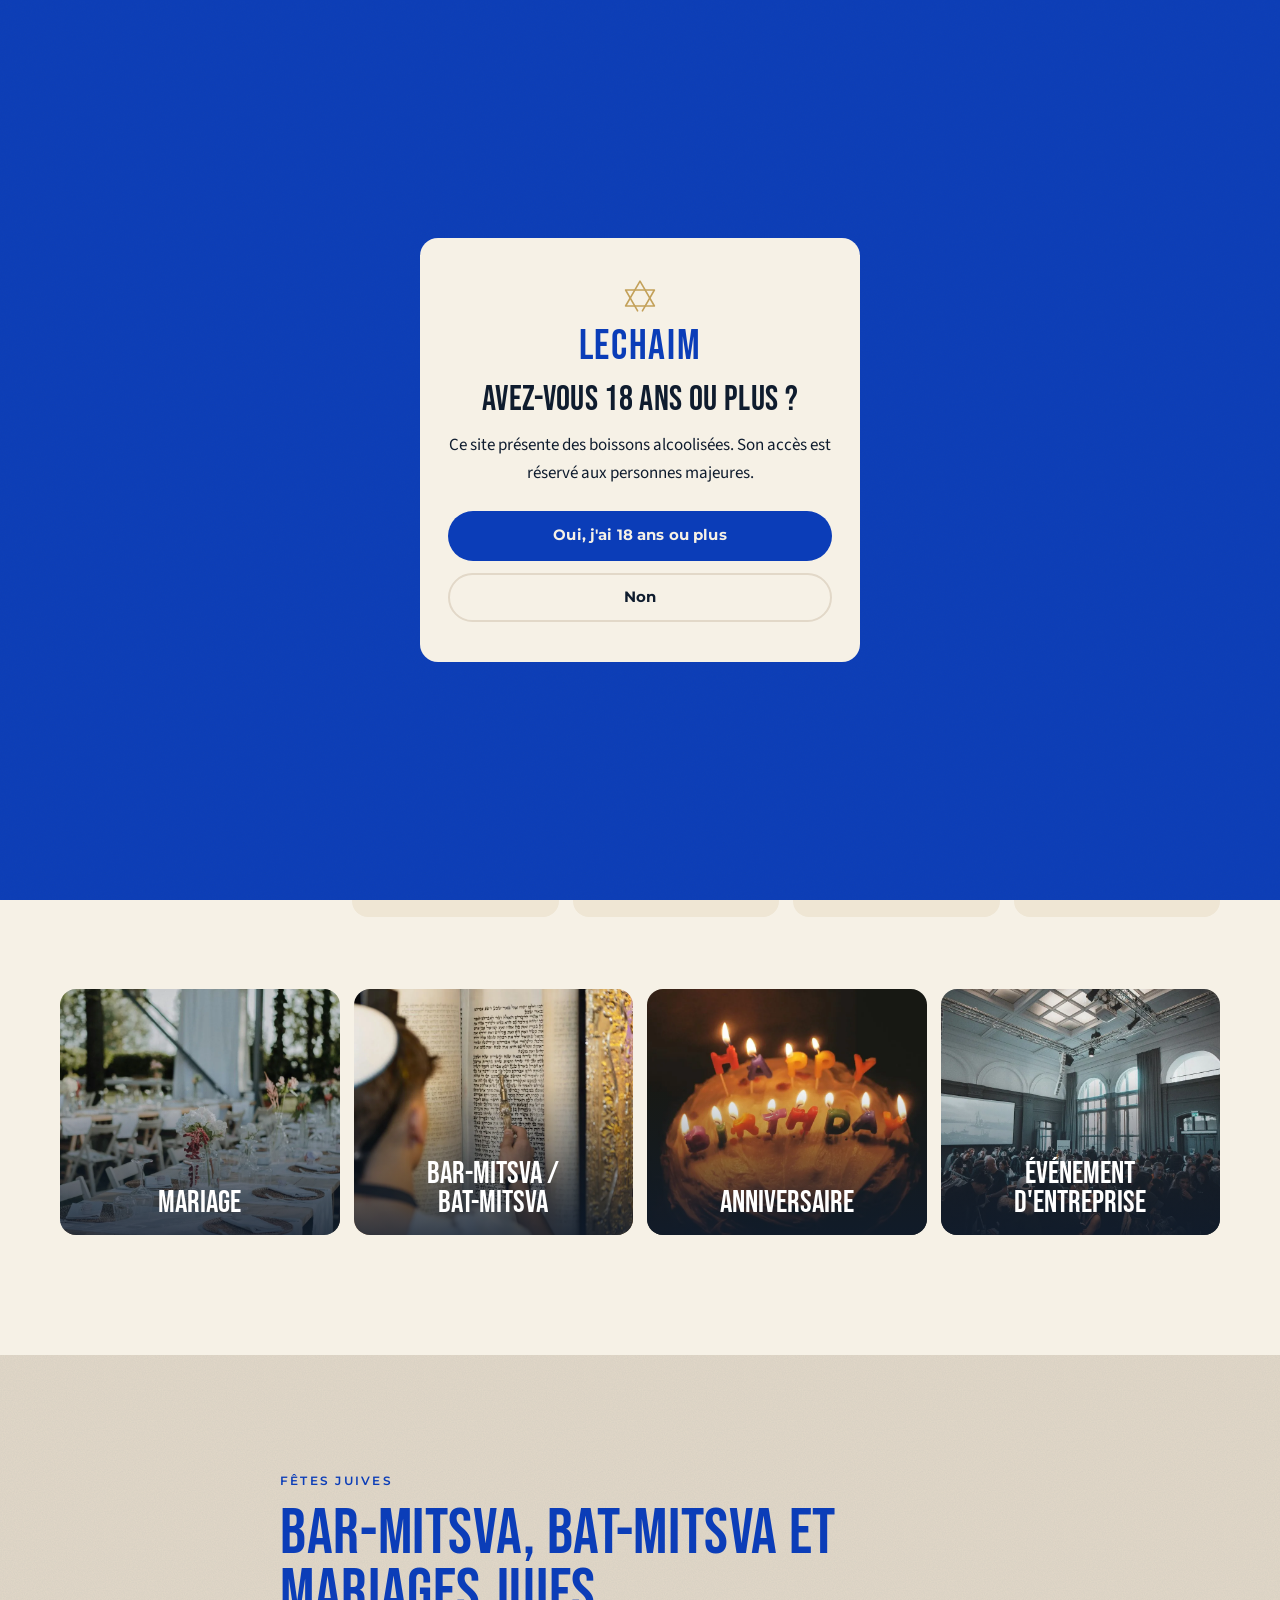
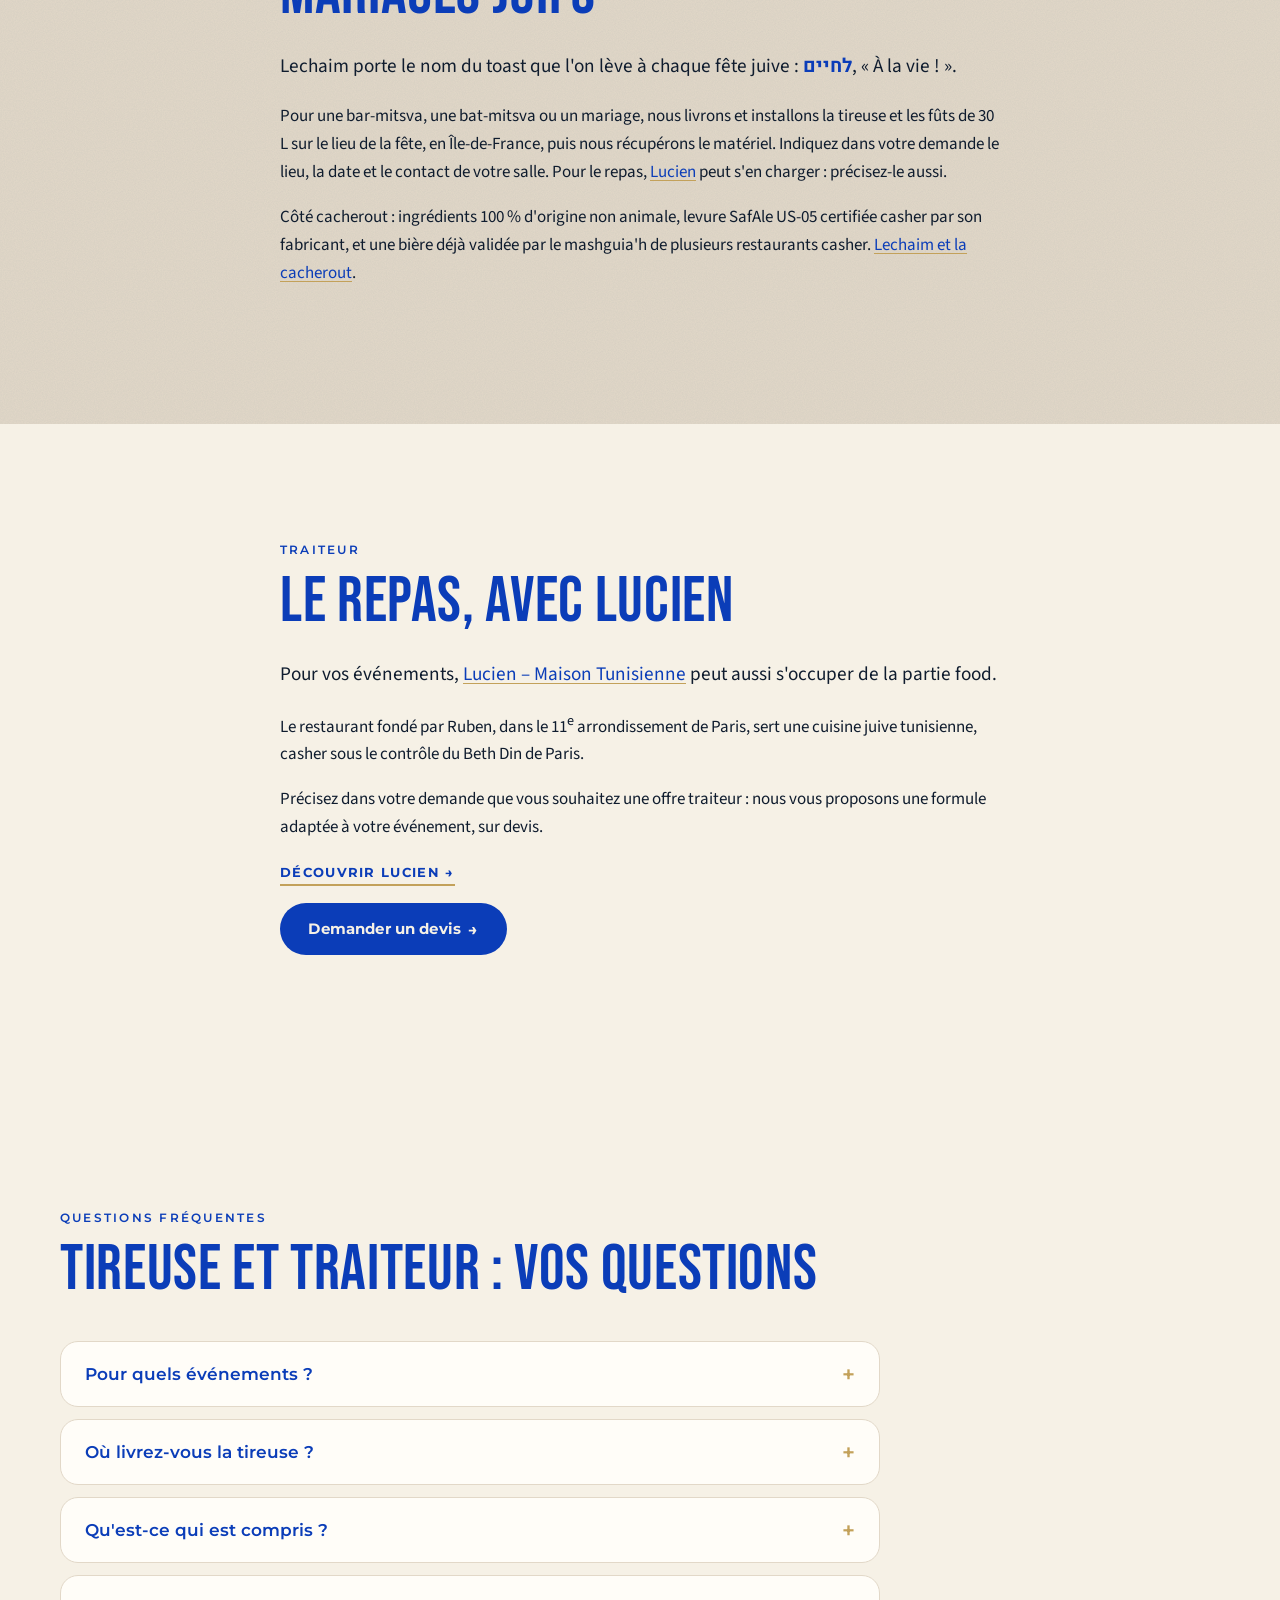
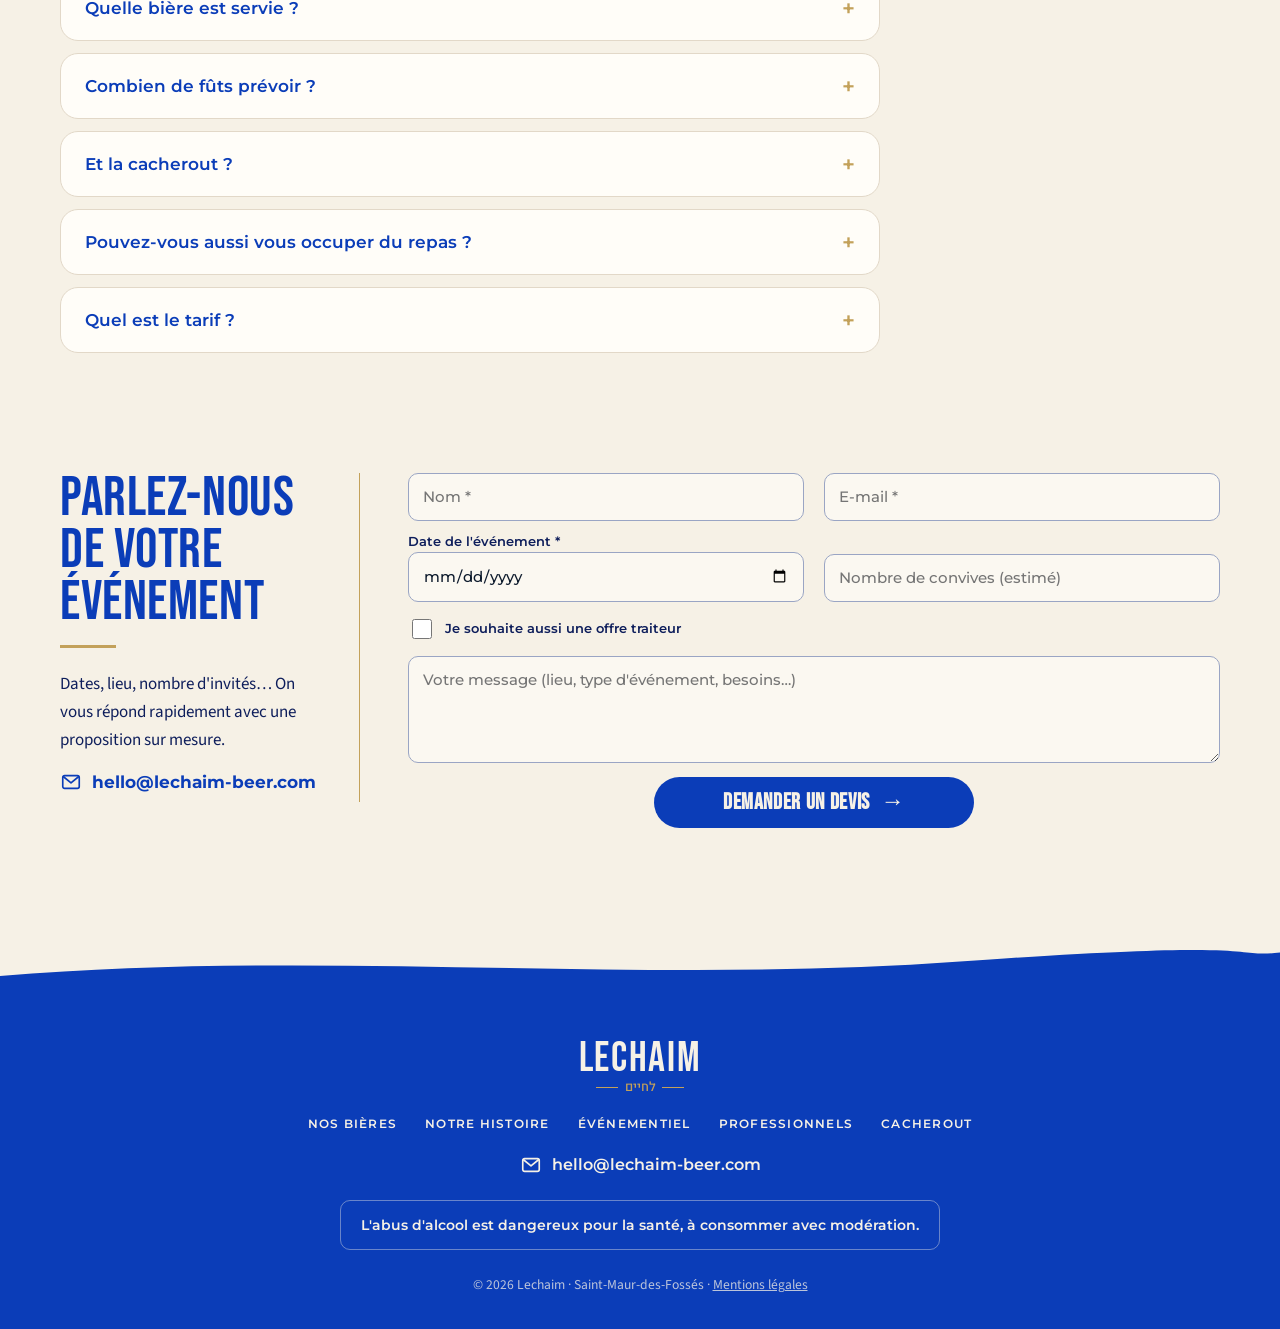
<file: evenements.html>
<!doctype html>
<html lang="fr">
<head>
  <meta charset="utf-8">
  <meta name="viewport" content="width=device-width, initial-scale=1">
  <title>Location de tireuse à bière et traiteur en Île-de-France · Lechaim</title>
  <meta name="description" content="Location de tireuse et fûts de 30 L Lechaim en Île-de-France pour mariages, bar et bat-mitsva, brit milah, anniversaires. Livraison et installation incluses. Repas casher avec Lucien, traiteur.">
  <meta name="robots" content="index, follow, max-image-preview:large">
  <meta name="theme-color" content="#0B3DB8">
  <link rel="canonical" href="https://lechaim-beer.com/evenements.html">
  <meta property="og:site_name" content="Lechaim">
  <meta property="og:locale" content="fr_FR">
  <meta property="og:type" content="website">
  <meta property="og:title" content="Location de tireuse à bière et traiteur en Île-de-France · Lechaim">
  <meta property="og:description" content="Location de tireuse et fûts de 30 L Lechaim en Île-de-France pour mariages, bar et bat-mitsva, brit milah, anniversaires. Livraison et installation incluses. Repas casher avec Lucien, traiteur.">
  <meta property="og:url" content="https://lechaim-beer.com/evenements.html">
  <meta property="og:image" content="https://lechaim-beer.com/assets/img/partage/lechaim-evenements.jpg">
  <meta property="og:image:width" content="1200">
  <meta property="og:image:height" content="630">
  <meta property="og:image:alt" content="Tireuse à bière Lechaim installée dans un jardin pour une fête">
  <meta name="twitter:card" content="summary_large_image">
  <meta name="twitter:title" content="Location de tireuse à bière et traiteur en Île-de-France · Lechaim">
  <meta name="twitter:description" content="Location de tireuse et fûts de 30 L Lechaim en Île-de-France pour mariages, bar et bat-mitsva, brit milah, anniversaires. Livraison et installation incluses. Repas casher avec Lucien, traiteur.">
  <meta name="twitter:image" content="https://lechaim-beer.com/assets/img/partage/lechaim-evenements.jpg">
  <meta name="twitter:image:alt" content="Tireuse à bière Lechaim installée dans un jardin pour une fête">
  <link rel="icon" href="assets/img/favicon.svg" type="image/svg+xml">
  <link rel="icon" href="assets/img/favicon-96.png" type="image/png" sizes="96x96">
  <link rel="icon" href="favicon.ico" sizes="48x48">
  <link rel="apple-touch-icon" href="apple-touch-icon.png">
  <link rel="preconnect" href="https://fonts.googleapis.com">
  <link rel="preconnect" href="https://fonts.gstatic.com" crossorigin>
  <link rel="preconnect" href="https://api.web3forms.com">
  <link href="https://fonts.googleapis.com/css2?family=Bebas+Neue&family=Heebo:wght@500;700&family=Montserrat:wght@500;600;700&family=Source+Sans+3:wght@400;600&display=swap" rel="stylesheet">
  <link rel="stylesheet" href="assets/css/style.css?v=2026112510">
  <script type="application/ld+json">
{
  "@context": "https://schema.org",
  "@graph": [
    {
      "@type": "FAQPage",
      "mainEntity": [
        {
          "@type": "Question",
          "name": "Pour quels événements ?",
          "acceptedAnswer": {
            "@type": "Answer",
            "text": "Mariages, bar-mitsva, bat-mitsva, brit milah, anniversaires, fêtes de famille, soirées et événements d'entreprise. Pour toute autre occasion, décrivez-nous votre projet."
          }
        },
        {
          "@type": "Question",
          "name": "Où livrez-vous la tireuse ?",
          "acceptedAnswer": {
            "@type": "Answer",
            "text": "Partout en Île-de-France : Paris, Val-de-Marne et les autres départements franciliens. Précisez le lieu de l'événement dans votre demande."
          }
        },
        {
          "@type": "Question",
          "name": "Qu'est-ce qui est compris ?",
          "acceptedAnswer": {
            "@type": "Answer",
            "text": "La livraison, l'installation de la tireuse et sa récupération après l'événement. Le matériel est simple et prêt à l'emploi."
          }
        },
        {
          "@type": "Question",
          "name": "Quelle bière est servie ?",
          "acceptedAnswer": {
            "@type": "Answer",
            "text": "La Lechaim Pale Ale – Blonde, 4,2 % vol., en fût de 30 L."
          }
        },
        {
          "@type": "Question",
          "name": "Combien de fûts prévoir ?",
          "acceptedAnswer": {
            "@type": "Answer",
            "text": "Indiquez le nombre d'invités et la durée de l'événement dans votre demande : nous vous conseillons la quantité adaptée."
          }
        },
        {
          "@type": "Question",
          "name": "Et la cacherout ?",
          "acceptedAnswer": {
            "@type": "Answer",
            "text": "Ingrédients 100 % d'origine non animale, levure SafAle US-05 certifiée casher par son fabricant, bière validée par le mashguia'h de plusieurs restaurants casher. Tout savoir sur Lechaim et la cacherout."
          }
        },
        {
          "@type": "Question",
          "name": "Pouvez-vous aussi vous occuper du repas ?",
          "acceptedAnswer": {
            "@type": "Answer",
            "text": "Oui. La partie traiteur est assurée par Lucien – Maison Tunisienne (restaurant-lucien.fr), restaurant de cuisine juive tunisienne casher dans le 11e arrondissement de Paris. Indiquez-le dans votre demande de devis."
          }
        },
        {
          "@type": "Question",
          "name": "Quel est le tarif ?",
          "acceptedAnswer": {
            "@type": "Answer",
            "text": "Le prix dépend de l'événement : nous vous envoyons un devis selon la date, le lieu et le nombre d'invités. Exemple : pour un événement dans le Val-de-Marne (94) avec 3 fûts de 30 L, la livraison et la location de la tireuse sont offertes. Vous ne payez que les fûts : 360 € TTC au total."
          }
        }
      ],
      "@id": "https://lechaim-beer.com/evenements.html#faq"
    },
    {
      "@type": "Service",
      "@id": "https://lechaim-beer.com/evenements.html#location-tireuse",
      "name": "Location de tireuse à bière et fûts de 30 L",
      "serviceType": "Location de tireuse à bière",
      "provider": {
        "@id": "https://lechaim-beer.com/#brasserie"
      },
      "areaServed": {
        "@type": "AdministrativeArea",
        "name": "Île-de-France"
      },
      "description": "Livraison, installation et récupération d'une tireuse à bière et de fûts de 30 L de Lechaim Pale Ale pour mariages, bar-mitsva, bat-mitsva, brit milah, anniversaires et événements d'entreprise en Île-de-France.",
      "url": "https://lechaim-beer.com/evenements.html"
    },
    {
      "@type": "BreadcrumbList",
      "itemListElement": [
        {
          "@type": "ListItem",
          "position": 1,
          "name": "Accueil",
          "item": "https://lechaim-beer.com/"
        },
        {
          "@type": "ListItem",
          "position": 2,
          "name": "Événementiel",
          "item": "https://lechaim-beer.com/evenements.html"
        }
      ]
    }
  ]
}
  </script>
</head>
<body>

  <!-- Symboles réutilisables -->
  <svg width="0" height="0" style="position:absolute" aria-hidden="true">
    <!-- Étoile de David au trait, ouverte en bas (comme sur l'étiquette) -->
    <symbol id="star" viewBox="0 0 100 100">
      <g fill="none" stroke="currentColor" style="stroke-width: var(--sw, 4)" stroke-linejoin="round" stroke-linecap="round">
        <path d="M50 8 L86 70 L14 70 Z"/>
        <path d="M14 30 L86 30 L56 82 M44 82 L14 30"/>
      </g>
    </symbol>
    <!-- Vagues épaisses de la planche (couleur = currentColor) -->
    <symbol id="ribbons" viewBox="0 0 600 500" preserveAspectRatio="xMaxYMid slice" style="overflow:visible">
      <g fill="none" stroke="currentColor" stroke-linecap="round">
        <path d="M640 30 C 500 50, 540 190, 400 225 S 250 400, 150 540" stroke-width="74"/>
        <path d="M660 300 C 570 300, 560 420, 460 540" stroke-width="52"/>
      </g>
    </symbol>
    <!-- Rayons en éventail -->
    <symbol id="rays" viewBox="0 0 100 56">
      <g stroke="currentColor" stroke-width="3" stroke-linecap="round" fill="none">
        <line x1="50" y1="40" x2="50" y2="4"/>
        <line x1="40" y1="42" x2="30" y2="8"/><line x1="60" y1="42" x2="70" y2="8"/>
        <line x1="31" y1="47" x2="12" y2="20"/><line x1="69" y1="47" x2="88" y2="20"/>
        <line x1="26" y1="54" x2="2" y2="40"/><line x1="74" y1="54" x2="98" y2="40"/>
      </g>
    </symbol>

    <!-- Icônes au trait -->
    <symbol id="i-arrow" viewBox="0 0 24 24"><path d="M4 12h15M13 6l6 6-6 6" fill="none" stroke="currentColor" stroke-width="2" stroke-linecap="round" stroke-linejoin="round"/></symbol>
    <symbol id="i-briefcase" viewBox="0 0 24 24"><g fill="none" stroke="currentColor" stroke-width="1.8" stroke-linejoin="round"><rect x="3" y="7" width="18" height="13" rx="2"/><path d="M9 7V5h6v2M3 12h18M11 12v2h2v-2"/></g></symbol>
    <symbol id="i-truck" viewBox="0 0 48 48"><g fill="none" stroke="currentColor" stroke-width="2.4" stroke-linejoin="round" stroke-linecap="round"><path d="M4 12h24v22H4zM28 19h9l7 8v7H28z"/><circle cx="13" cy="36" r="4" fill="var(--icon-bg, #0B3DB8)"/><circle cx="36" cy="36" r="4" fill="var(--icon-bg, #0B3DB8)"/><path d="M31 22h5l4 5h-9z"/></g></symbol>
    <symbol id="i-keg" viewBox="0 0 48 48"><g fill="none" stroke="currentColor" stroke-width="2.4" stroke-linejoin="round"><path d="M11 8h26c2 5 3 11 3 16s-1 11-3 16H11c-2-5-3-11-3-16s1-11 3-16z"/><path d="M9 16h30M8 24h32M9 32h30"/><rect x="20" y="4" width="8" height="4" rx="1"/></g></symbol>
    <symbol id="i-cheers" viewBox="0 0 48 48"><g fill="none" stroke="currentColor" stroke-width="2.4" stroke-linejoin="round" stroke-linecap="round"><g transform="rotate(-16 15 28)"><path d="M8 14h14l-1.5 28h-11z"/><path d="M8.6 21h12.8"/></g><g transform="rotate(16 33 28)"><path d="M26 14h14l-1.5 28h-11z"/><path d="M26.6 21h12.8"/></g><path d="M24 3v5M18 5l2.5 4M30 5l-2.5 4"/></g></symbol>
    <symbol id="i-calendar" viewBox="0 0 48 48"><g fill="none" stroke="currentColor" stroke-width="2.4" stroke-linejoin="round" stroke-linecap="round"><rect x="6" y="9" width="36" height="33" rx="3"/><path d="M6 18h36M15 5v8M33 5v8"/></g></symbol>
    <symbol id="i-handshake" viewBox="0 0 48 48"><g fill="none" stroke="currentColor" stroke-width="2.4" stroke-linejoin="round" stroke-linecap="round"><path d="M2 16l8-4 6 2M46 16l-8-4-10 3-8 6c-2 2 0 5 3 4l6-4"/><path d="M10 12l-6 16 4 3M38 12l6 16-4 3"/><path d="M8 31l4 4c1 1 3 1 4 0M14 33l4 4c1 1 3 1 4 0M20 36l3 3c1 1 3 1 4 0l13-8M24 31l4 4"/></g></symbol>
    <symbol id="i-mail" viewBox="0 0 24 24"><g fill="none" stroke="currentColor" stroke-width="1.8" stroke-linejoin="round"><rect x="3" y="5" width="18" height="14" rx="2"/><path d="M3.5 6l8.5 7 8.5-7"/></g></symbol>
    <symbol id="i-box" viewBox="0 0 48 48"><g fill="none" stroke="currentColor" stroke-width="2.4" stroke-linejoin="round"><path d="M24 4l18 9v22l-18 9-18-9V13z"/><path d="M6 13l18 9 18-9M24 22v22M15 8.5l18 9v7"/></g></symbol>
    <symbol id="i-refresh" viewBox="0 0 48 48"><g fill="none" stroke="currentColor" stroke-width="2.4" stroke-linecap="round" stroke-linejoin="round"><path d="M39 18A16 16 0 0 0 10 14M9 30a16 16 0 0 0 29 4"/><path d="M10 6v8h8M38 42v-8h-8"/></g></symbol>
    <symbol id="i-cloche" viewBox="0 0 48 48"><g fill="none" stroke="currentColor" stroke-width="2.4" stroke-linecap="round" stroke-linejoin="round"><path d="M8 34a16 16 0 0 1 32 0z"/><path d="M4 38h40M24 18v-4M21 14h6"/></g></symbol>
    <symbol id="i-bottles" viewBox="0 0 48 48"><g fill="none" stroke="currentColor" stroke-width="2.4" stroke-linejoin="round"><path d="M14 4h4v9c0 3 4 5 4 9v22H10V22c0-4 4-6 4-9z"/><path d="M30 4h4v9c0 3 4 5 4 9v22H26V22c0-4 4-6 4-9z"/><path d="M10 28h12M26 28h12"/></g></symbol>
    <symbol id="i-shop" viewBox="0 0 48 48"><g fill="none" stroke="currentColor" stroke-width="2.4" stroke-linejoin="round"><path d="M6 8h36l3 10H3z"/><path d="M3 18c0 4 7 4 7 0 0 4 7 4 7 0 0 4 7 4 7 0 0 4 7 4 7 0 0 4 7 4 7 0 0 4 7 4 7 0"/><path d="M7 24v18h34V24M12 42V30h10v12M27 30h9v7h-9z"/></g></symbol>
    <symbol id="i-pro" viewBox="0 0 48 48"><g fill="none" stroke="currentColor" stroke-width="2.4" stroke-linejoin="round" stroke-linecap="round"><path d="M8 22v20h32V22"/><path d="M6 6h36l4 12a5.5 5.5 0 0 1-11 0 5.5 5.5 0 0 1-11 0 5.5 5.5 0 0 1-11 0 5.5 5.5 0 0 1-11 0z"/><path d="M19 42V31h10v11M4 42h40"/></g></symbol>
    <symbol id="i-conseil" viewBox="0 0 48 48"><g fill="none" stroke="currentColor" stroke-width="2.4" stroke-linejoin="round" stroke-linecap="round"><circle cx="17" cy="14" r="6"/><path d="M5 42v-6a12 12 0 0 1 24 0v6"/><path d="M28 6h14a2 2 0 0 1 2 2v9a2 2 0 0 1-2 2h-6l-5 4v-4h-3a2 2 0 0 1-2-2V8a2 2 0 0 1 2-2z"/><path d="M31 12.5l2.5 2.5 5-5"/></g></symbol>
    <symbol id="i-traiteur" viewBox="0 0 48 48"><g fill="none" stroke="currentColor" stroke-width="2.4" stroke-linejoin="round" stroke-linecap="round"><path d="M3 8c7 5 14 7 21 7s14-2 21-7"/><path d="M8 11l3 9 4-7M20 14.6l4 9 4-9M33 13l4 7 3-9"/><path d="M10 40a14 14 0 0 1 28 0z"/><path d="M6 44h36M24 26v-2"/></g></symbol>
    <symbol id="i-pin" viewBox="0 0 22 28"><path d="M11 0C5 0 0 5 0 11c0 8 11 17 11 17s11-9 11-17C22 5 17 0 11 0z" fill="currentColor"/><circle cx="11" cy="11" r="4" fill="#efe3cc"/></symbol>
  </svg>

  <!-- Contrôle d'âge (exigé pour un site de boisson alcoolisée) -->
  <div class="age-gate" id="age-gate" role="dialog" aria-modal="true" aria-labelledby="age-title" hidden>
    <div class="age-gate__card">
      <svg class="age-gate__star" aria-hidden="true"><use href="#star"/></svg>
      <p class="age-gate__logo">LECHAIM</p>
      <p class="age-gate__title" id="age-title">Avez-vous 18 ans ou plus ?</p>
      <p>Ce site présente des boissons alcoolisées. Son accès est réservé aux personnes majeures.</p>
      <div class="age-gate__actions">
        <button class="btn btn--blue" id="age-yes">Oui, j'ai 18 ans ou plus</button>
        <a class="btn btn--ghost" href="https://www.alcool-info-service.fr/">Non</a>
      </div>
    </div>
  </div>

  <header class="site-header" id="top">
    <div class="container site-header__inner">
      <a class="logo" href="./" aria-label="Lechaim, accueil">
        <span class="logo__name">LECHAIM</span>
        <span class="logo__he" lang="he" dir="rtl">לחיים</span>
      </a>
      <button class="nav-toggle" id="nav-toggle" aria-expanded="false" aria-controls="nav">
        <span class="sr-only">Menu</span><span></span><span></span><span></span>
      </button>
      <nav class="nav" id="nav" aria-label="Navigation principale">
        <a href="bieres.html">Nos bières</a>
        <a href="histoire.html">Notre histoire</a>
        <a href="evenements.html" aria-current="page">Événementiel</a>
        <a href="biere-casher.html">Cacherout</a>
        <a class="btn btn--blue btn--sm btn--arrow btn--pro" href="pros.html">Professionnels</a>
      </nav>
    </div>
  </header>

  <main>
    <section class="bhero ">
      <div class="bhero__visual">
        <img decoding="async" src="assets/img/photos/location-tireuse-biere-lechaim.webp" alt="Location de tireuse à bière Lechaim et verre de Pale Ale blonde dans un jardin en fête" width="1536" height="1024" fetchpriority="high"></div>
      <svg class="bhero__shape" viewBox="0 0 800 600" preserveAspectRatio="none" aria-hidden="true">
        <path d="M0 0 H640 C 700 60, 740 120, 720 200 C 700 280, 600 330, 600 420 C 600 490, 640 540, 690 600 H0 Z" fill="#0B3DB8"/>
      </svg>
      <div class="container bhero__inner">
        <p class="bhero__eyebrow">Événementiel</p>
        <h1 class="bhero__title">Location de tireuse et traiteur pour vos événements</h1>
        <p class="bhero__lead">Servez Lechaim à la pression pour vos mariages, bar-mitsva, bat-mitsva, brit milah, anniversaires et événements d'entreprise. Fûts de 30 L, livraison et installation partout en Île-de-France, et le repas casher avec <a href="https://restaurant-lucien.fr/" rel="noopener">Lucien</a>.</p>
        <div class="bhero__ctas">
          <a class="btn btn--cream btn--arrow btn--display" href="#devis">Demander un devis</a>
          <span class="bhero__sep" aria-hidden="true"></span>
          <a class="bhero__mail" href="mailto:hello@lechaim-beer.com"><svg class="icon" aria-hidden="true"><use href="#i-mail"/></svg>hello@lechaim-beer.com</a>
        </div>
      </div>
      <svg class="bhero__wave" viewBox="0 0 1440 60" preserveAspectRatio="none" aria-hidden="true"><path d="M0 30 C 360 60, 720 0, 1080 24 S 1440 40, 1440 40 V60 H0 Z" fill="#F6F1E6"/></svg>
    </section>

    <section class="section section--tight">
      <div class="container side">
        <div class="side__head"><h2 class="side-title ">Une solution<br>clé en main</h2><span class="rule" aria-hidden="true"></span></div>
        <ul class="feat">
          <li><svg aria-hidden="true"><use href="#i-truck"/></svg><span>Livraison<br>et installation</span></li>
          <li><svg aria-hidden="true"><use href="#i-calendar"/></svg><span>Matériel simple<br>et prêt à l'emploi</span></li>
          <li><svg aria-hidden="true"><use href="#i-cheers"/></svg><span>Parfait pour<br>vos célébrations</span></li>
          <li><svg aria-hidden="true"><use href="#i-refresh"/></svg><span>Récupération<br>après l'événement</span></li>
        </ul>
      </div>
    </section>

    <section class="section section--flush-top">
      <div class="container occasions">
        <a class="occasion" href="#devis"><img decoding="async" src="assets/img/photos/tireuse-biere-mariage.webp" alt="Tables dressées pour un mariage en plein air" width="900" height="900" loading="lazy"><span>Mariage</span></a>
        <a class="occasion" href="#devis"><img decoding="async" src="assets/img/photos/biere-bar-mitsva-bat-mitsva.webp" alt="Lecture de la Torah lors d'une bar-mitsva" width="900" height="900" loading="lazy"><span>Bar-mitsva /<br>Bat-mitsva</span></a>
        <a class="occasion" href="#devis"><img decoding="async" src="assets/img/photos/biere-anniversaire.webp" alt="Gâteau d'anniversaire aux bougies allumées" width="900" height="900" loading="lazy"><span>Anniversaire</span></a>
        <a class="occasion" href="#devis"><img decoding="async" src="assets/img/photos/biere-evenement-entreprise.webp" alt="Salle comble pendant un événement d'entreprise" width="900" height="900" loading="lazy"><span>Événement<br>d'entreprise</span></a>
      </div>
    </section>

    <section class="section section--sand">
      <div class="container prose">
        <p class="eyebrow">Fêtes juives</p>
        <h2>Bar-mitsva, bat-mitsva et mariages juifs</h2>
        <p class="lead">Lechaim porte le nom du toast que l'on lève à chaque fête juive : <span lang="he" dir="rtl" class="he-inline">לחיים</span>, « À la vie ! ».</p>
        <p>Pour une bar-mitsva, une bat-mitsva ou un mariage, nous livrons et installons la tireuse et les fûts de 30 L sur le lieu de la fête, en Île-de-France, puis nous récupérons le matériel. Indiquez dans votre demande le lieu, la date et le contact de votre salle. Pour le repas, <a href="https://restaurant-lucien.fr/" rel="noopener">Lucien</a> peut s'en charger : précisez-le aussi.</p>
        <p>Côté cacherout : ingrédients 100 % d'origine non animale, levure SafAle US-05 certifiée casher par son fabricant, et une bière déjà validée par le mashguia'h de plusieurs restaurants casher. <a href="biere-casher.html">Lechaim et la cacherout</a>.</p>
      </div>
    </section>

    <section class="section" id="traiteur">
      <div class="container prose">
        <p class="eyebrow">Traiteur</p>
        <h2>Le repas, avec Lucien</h2>
        <p class="lead">Pour vos événements, <a href="https://restaurant-lucien.fr/" rel="noopener">Lucien – Maison Tunisienne</a> peut aussi s'occuper de la partie food.</p>
        <p>Le restaurant fondé par Ruben, dans le 11<sup>e</sup> arrondissement de Paris, sert une cuisine juive tunisienne, casher sous le contrôle du Beth Din de Paris.</p>
        <p>Précisez dans votre demande que vous souhaitez une offre traiteur : nous vous proposons une formule adaptée à votre événement, sur devis.</p>
        <p><a class="link-arrow" href="https://restaurant-lucien.fr/" rel="noopener">Découvrir Lucien</a></p>
        <p><a class="btn btn--blue btn--arrow" href="#devis">Demander un devis</a></p>
      </div>
    </section>

    <section class="section">
      <div class="container">
        <div class="section__head">
          <p class="eyebrow">Questions fréquentes</p>
          <h2>Tireuse et traiteur : vos questions</h2>
        </div>
        <div class="faq">
          <details class="faq__item">
            <summary>Pour quels événements ?</summary>
            <p>Mariages, bar-mitsva, bat-mitsva, brit milah, anniversaires, fêtes de famille, soirées et événements d'entreprise. Pour toute autre occasion, décrivez-nous votre projet.</p>
          </details>
          <details class="faq__item">
            <summary>Où livrez-vous la tireuse ?</summary>
            <p>Partout en Île-de-France : Paris, Val-de-Marne et les autres départements franciliens. Précisez le lieu de l'événement dans votre demande.</p>
          </details>
          <details class="faq__item">
            <summary>Qu'est-ce qui est compris ?</summary>
            <p>La livraison, l'installation de la tireuse et sa récupération après l'événement. Le matériel est simple et prêt à l'emploi.</p>
          </details>
          <details class="faq__item">
            <summary>Quelle bière est servie ?</summary>
            <p>La Lechaim Pale Ale – Blonde, 4,2 % vol., en fût de 30 L.</p>
          </details>
          <details class="faq__item">
            <summary>Combien de fûts prévoir ?</summary>
            <p>Indiquez le nombre d'invités et la durée de l'événement dans votre demande : nous vous conseillons la quantité adaptée.</p>
          </details>
          <details class="faq__item">
            <summary>Et la cacherout ?</summary>
            <p>Ingrédients 100 % d'origine non animale, levure SafAle US-05 certifiée casher par son fabricant, bière validée par le mashguia'h de plusieurs restaurants casher. <a href="biere-casher.html">Tout savoir sur Lechaim et la cacherout</a>.</p>
          </details>
          <details class="faq__item">
            <summary>Pouvez-vous aussi vous occuper du repas ?</summary>
            <p>Oui. La partie traiteur est assurée par <a href="https://restaurant-lucien.fr/" rel="noopener">Lucien – Maison Tunisienne</a>, restaurant de cuisine juive tunisienne casher dans le 11<sup>e</sup> arrondissement de Paris. Indiquez-le dans votre demande de devis.</p>
          </details>
          <details class="faq__item">
            <summary>Quel est le tarif ?</summary>
            <p>Le prix dépend de l'événement : nous vous envoyons un devis selon la date, le lieu et le nombre d'invités. Exemple : pour un événement dans le Val-de-Marne (94) avec 3 fûts de 30 L, la livraison et la location de la tireuse sont offertes. Vous ne payez que les fûts : 360 € TTC au total.</p>
          </details>
        </div>
      </div>
    </section>

    <section class="section section--flush-top" id="devis">
      <div class="container contact-split">
        <div class="contact-split__intro">
          <h2 class="side-title ">Parlez-nous<br>de votre événement</h2>
          <span class="rule" aria-hidden="true"></span>
          <p class="contact-split__lead">Dates, lieu, nombre d'invités… On vous répond rapidement avec une proposition sur mesure.</p>
          <a class="contact-split__mail" href="mailto:hello@lechaim-beer.com"><svg class="icon" aria-hidden="true"><use href="#i-mail"/></svg>hello@lechaim-beer.com</a>
        </div>
        <form class="mform" data-send-form data-subject="Demande de devis tireuse" novalidate>
          <label><span class="sr-only">Nom *</span><input name="Nom" placeholder="Nom *" required autocomplete="name"></label>
          <label><span class="sr-only">E-mail *</span><input name="E-mail" type="email" placeholder="E-mail *" required autocomplete="email"></label>
          <label class="mform__date"><span>Date de l'événement *</span><input name="Date de l'événement" type="date" required></label>
          <label><span class="sr-only">Nombre de convives (estimé)</span><input name="Nombre de convives" type="number" min="1" inputmode="numeric" placeholder="Nombre de convives (estimé)"></label>
          <label class="mform__check mform__full"><input type="checkbox" name="Offre traiteur (Lucien)"><span>Je souhaite aussi une offre traiteur</span></label>
          <label class="mform__full"><span class="sr-only">Votre message</span><textarea name="Message" rows="4" placeholder="Votre message (lieu, type d'événement, besoins…)"></textarea></label>
          <p class="mform__error mform__full" role="alert" hidden>Merci de remplir les champs marqués d'une étoile, avec une adresse e-mail valide.</p>
          <button class="btn btn--blue btn--arrow btn--display mform__submit" type="submit">Demander un devis</button>
          <p class="mform__status mform__full" role="status" hidden></p>
        </form>
      </div>
    </section>
  </main>

  <footer class="site-footer">
    <div class="container site-footer__inner">
      <div class="site-footer__brand">
        <span class="logo__name">LECHAIM</span>
        <span class="logo__he" lang="he" dir="rtl">לחיים</span>
      </div>
      <nav class="site-footer__nav" aria-label="Pied de page">
        <a href="bieres.html">Nos bières</a>
        <a href="histoire.html">Notre histoire</a>
        <a href="evenements.html">Événementiel</a>
        <a href="pros.html">Professionnels</a>
        <a href="biere-casher.html">Cacherout</a>
      </nav>
      <a class="site-footer__mail" href="mailto:hello@lechaim-beer.com"><svg class="icon" aria-hidden="true"><use href="#i-mail"/></svg>hello@lechaim-beer.com</a>
      <p class="site-footer__legal">L'abus d'alcool est dangereux pour la santé, à consommer avec modération.</p>
      <p class="site-footer__small">© <span id="year">2026</span> Lechaim · Saint-Maur-des-Fossés · <a href="mentions-legales.html">Mentions légales</a></p>
    </div>
  </footer>

  <script src="assets/js/main.js?v=2026112408"></script>
</body>
</html>
</file>
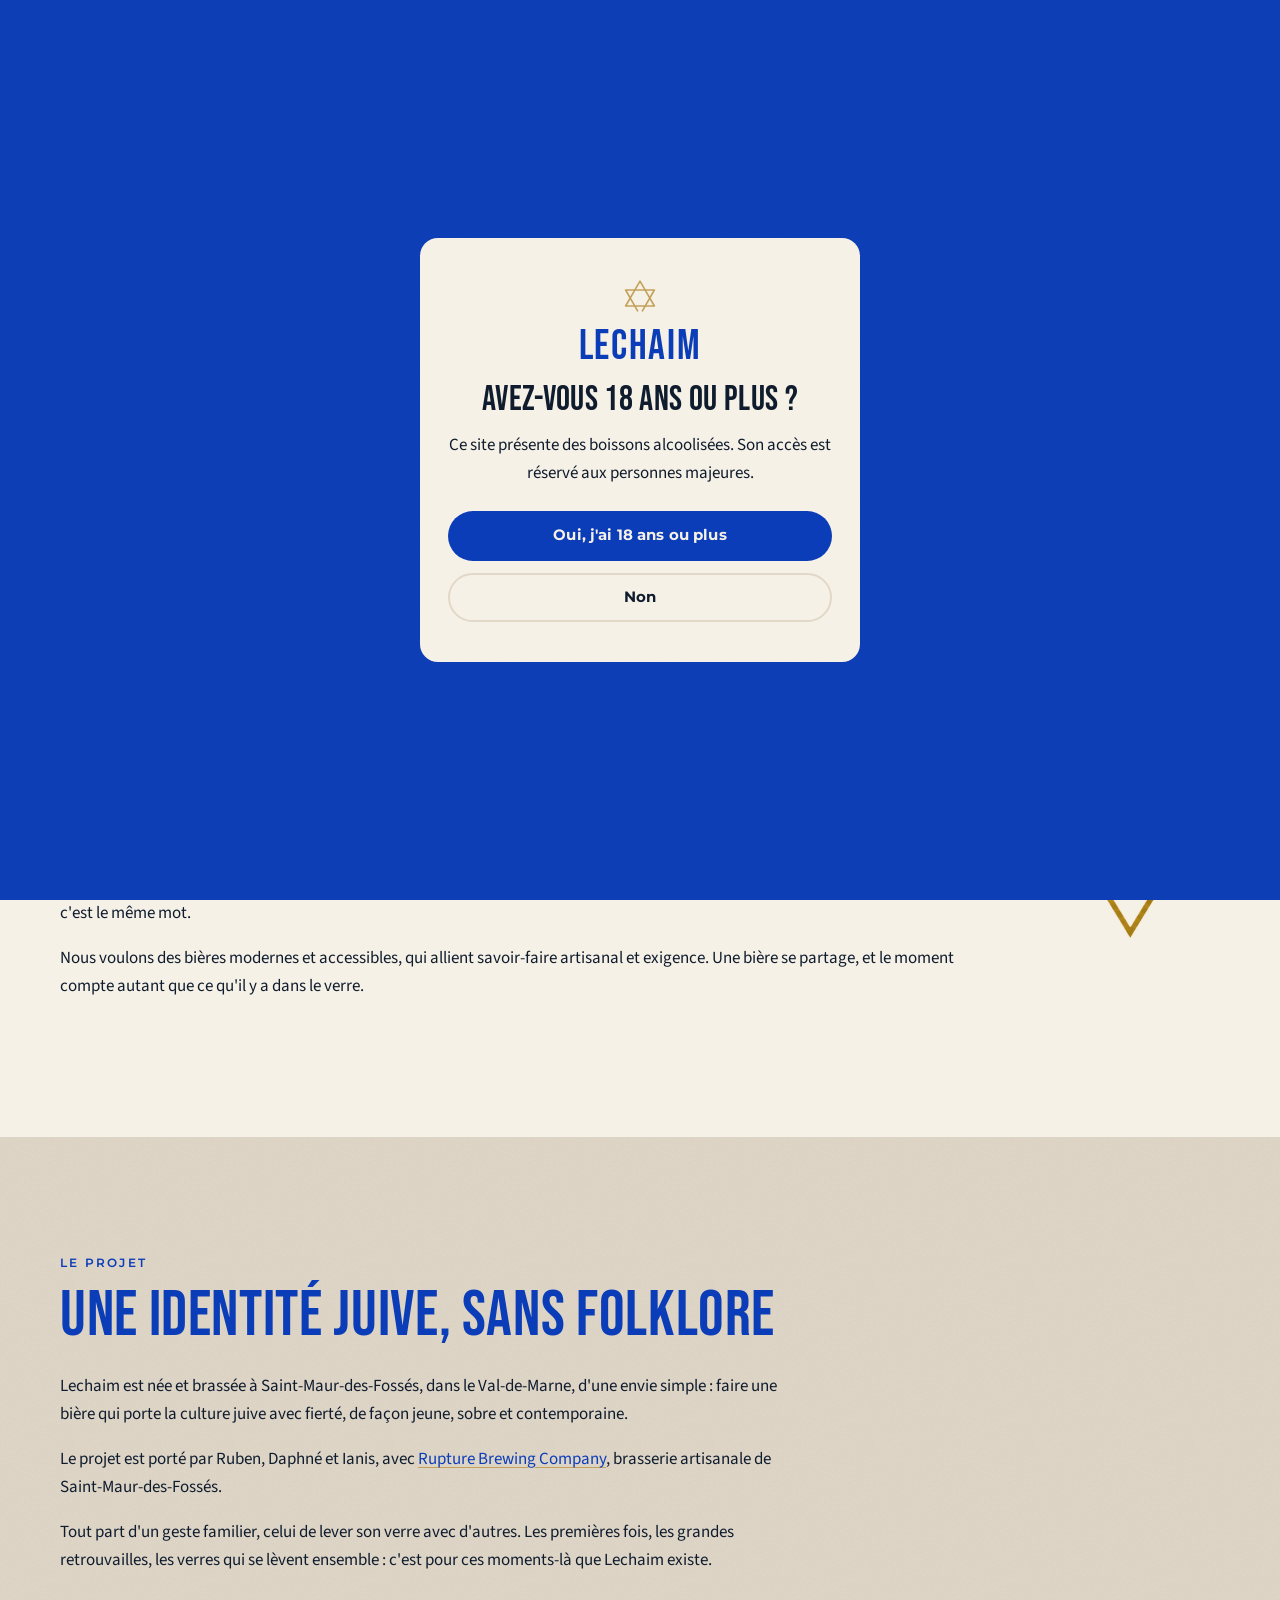
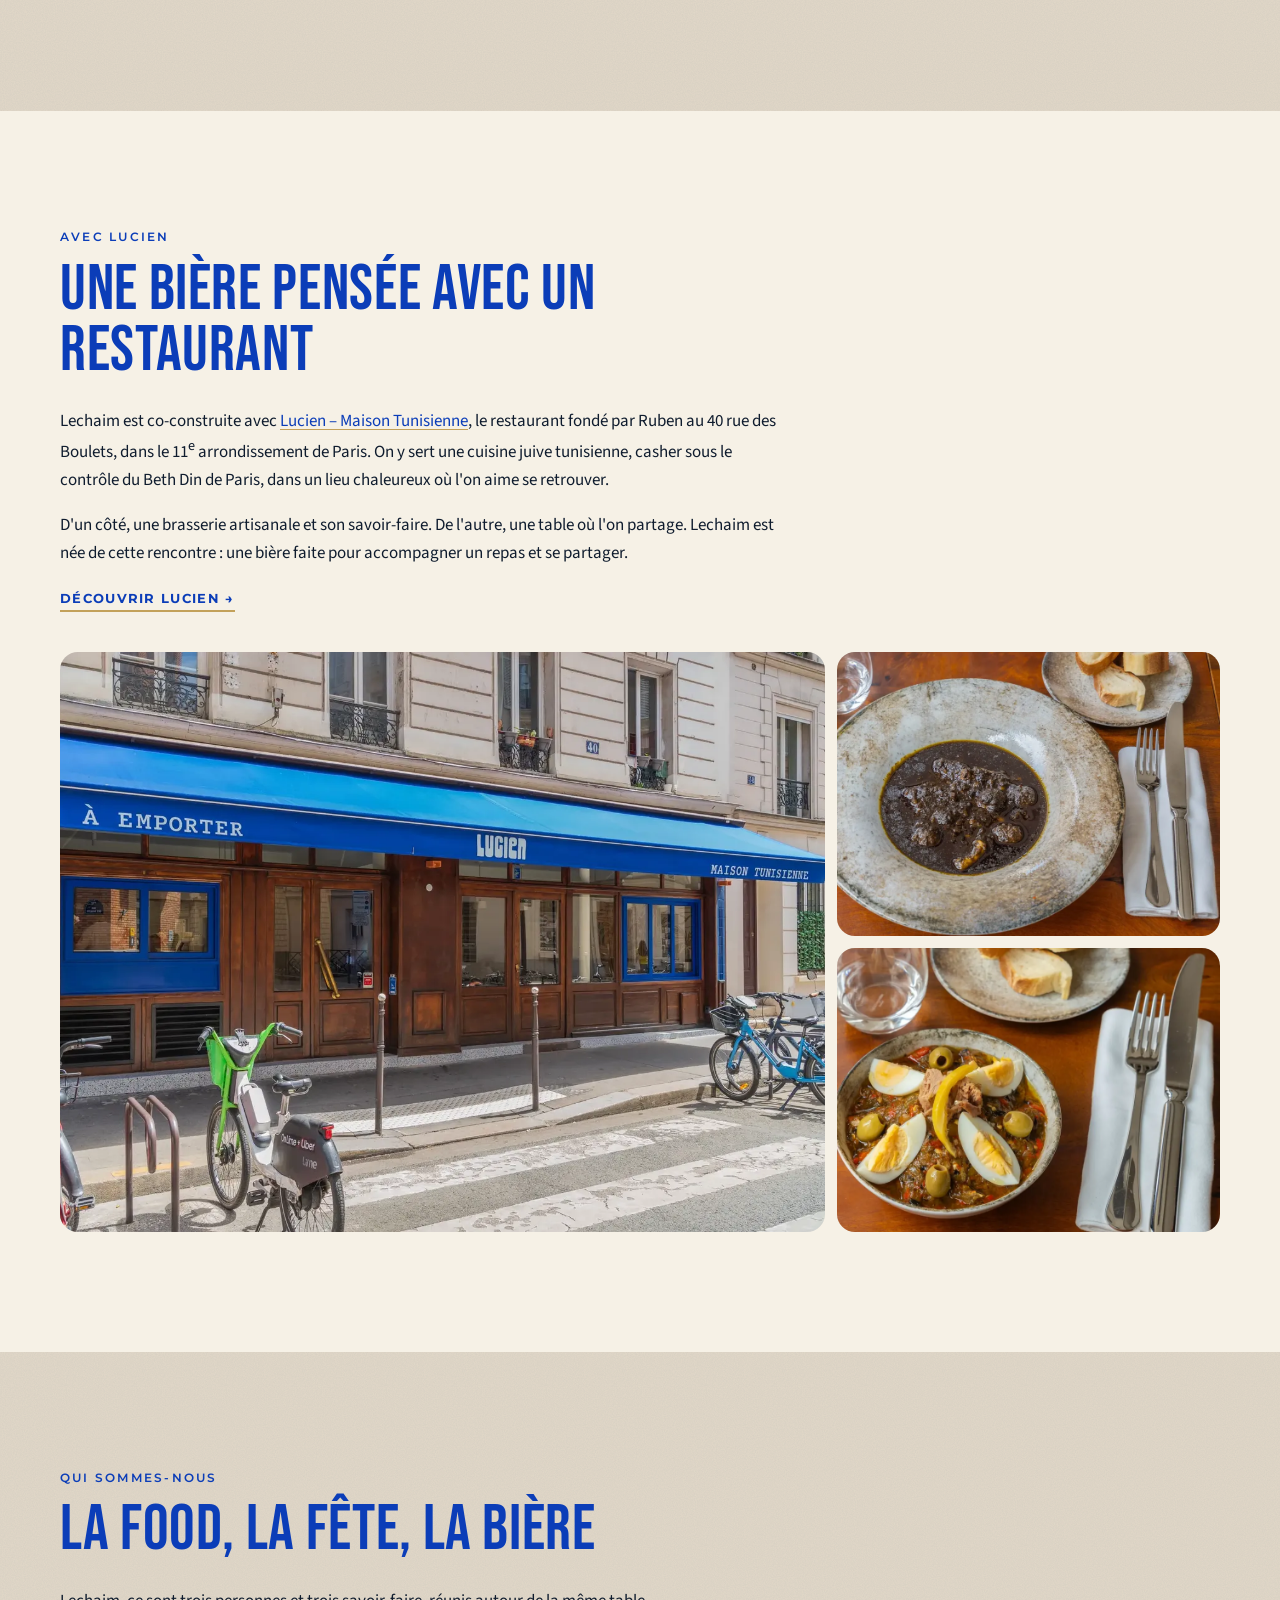
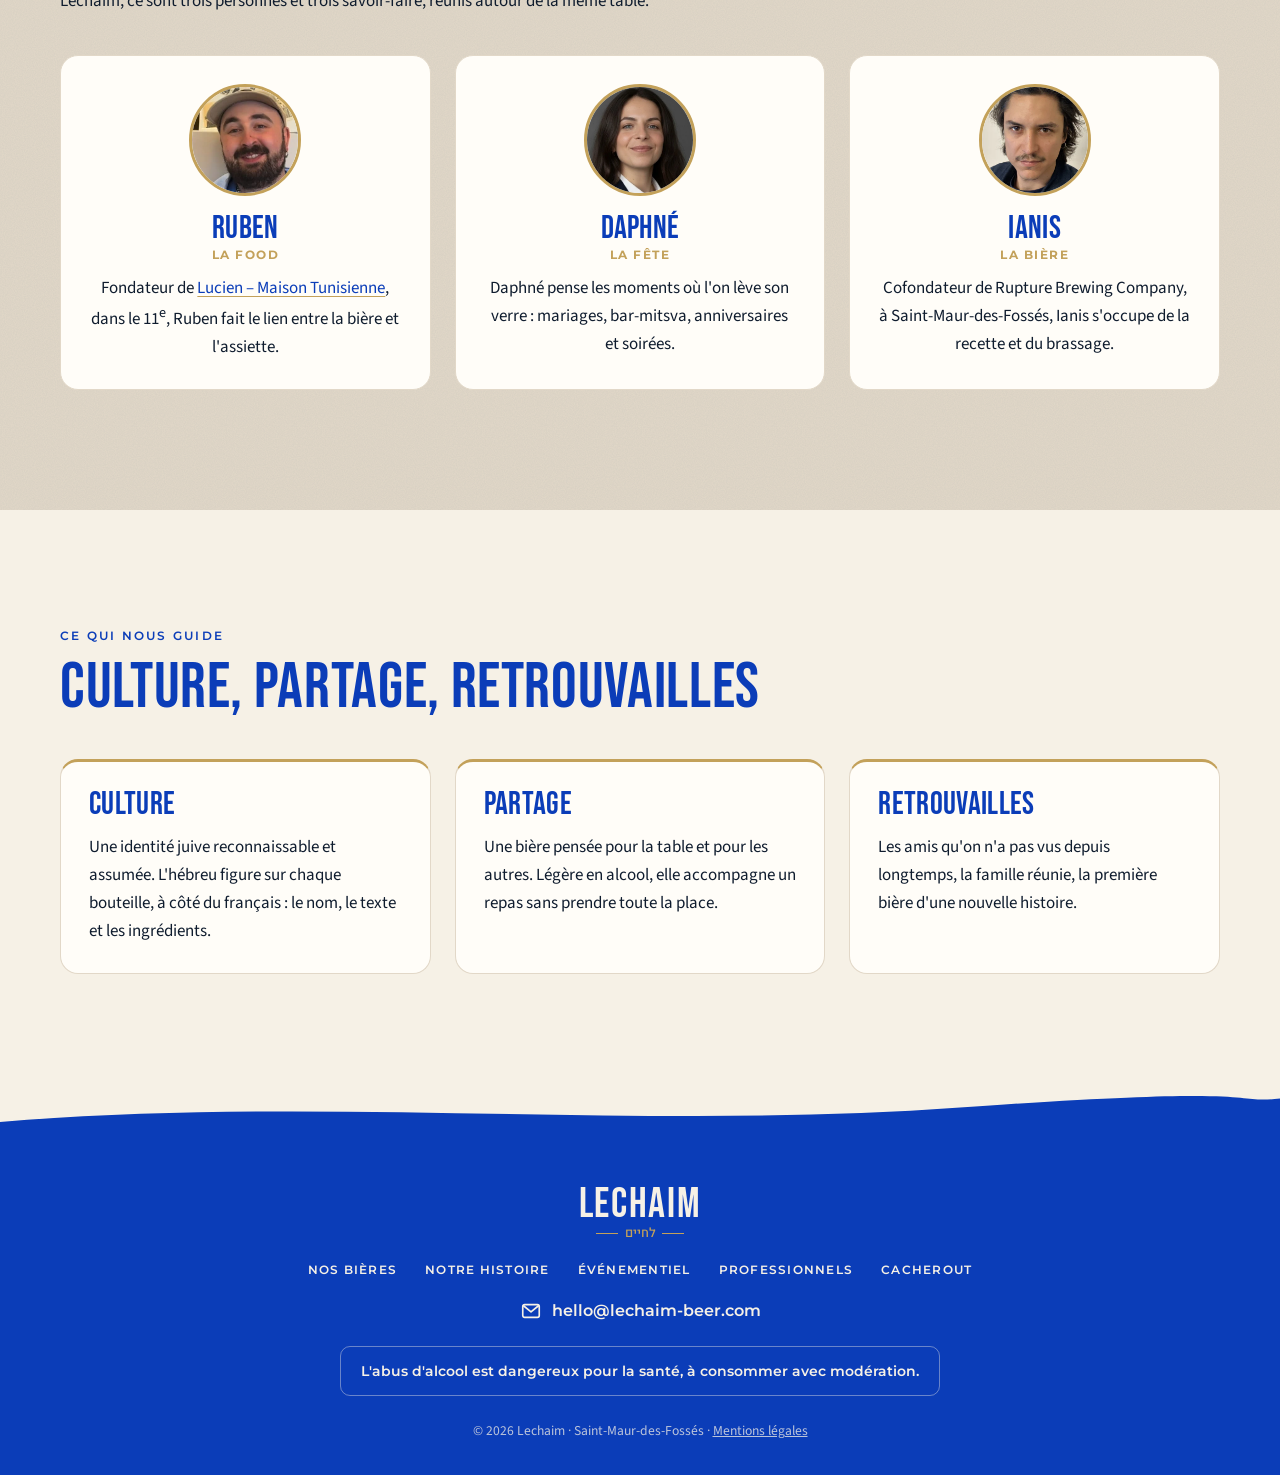
<file: histoire.html>
<!doctype html>
<html lang="fr">
<head>
  <meta charset="utf-8">
  <meta name="viewport" content="width=device-width, initial-scale=1">
  <title>Que veut dire Lechaim (לחיים) ? · Notre histoire</title>
  <meta name="description" content="Lechaim, L&#x27;chaim ou Le&#x27;haïm : le toast hébreu לחיים, « À la vie ! ». L&#x27;histoire d&#x27;une bière artisanale à l&#x27;identité juive, brassée à Saint-Maur-des-Fossés.">
  <meta name="robots" content="index, follow, max-image-preview:large">
  <meta name="theme-color" content="#0B3DB8">
  <link rel="canonical" href="https://lechaim-beer.com/histoire.html">
  <meta property="og:site_name" content="Lechaim">
  <meta property="og:locale" content="fr_FR">
  <meta property="og:type" content="website">
  <meta property="og:title" content="Que veut dire Lechaim (לחיים) ? · Notre histoire">
  <meta property="og:description" content="Lechaim, L&#x27;chaim ou Le&#x27;haïm : le toast hébreu לחיים, « À la vie ! ». L&#x27;histoire d&#x27;une bière artisanale à l&#x27;identité juive, brassée à Saint-Maur-des-Fossés.">
  <meta property="og:url" content="https://lechaim-beer.com/histoire.html">
  <meta property="og:image" content="https://lechaim-beer.com/assets/img/partage/lechaim-histoire.jpg">
  <meta property="og:image:width" content="1200">
  <meta property="og:image:height" content="630">
  <meta property="og:image:alt" content="Des amis trinquent avec une bière Lechaim autour d&#x27;une table">
  <meta name="twitter:card" content="summary_large_image">
  <meta name="twitter:title" content="Que veut dire Lechaim (לחיים) ? · Notre histoire">
  <meta name="twitter:description" content="Lechaim, L&#x27;chaim ou Le&#x27;haïm : le toast hébreu לחיים, « À la vie ! ». L&#x27;histoire d&#x27;une bière artisanale à l&#x27;identité juive, brassée à Saint-Maur-des-Fossés.">
  <meta name="twitter:image" content="https://lechaim-beer.com/assets/img/partage/lechaim-histoire.jpg">
  <meta name="twitter:image:alt" content="Des amis trinquent avec une bière Lechaim autour d&#x27;une table">
  <link rel="icon" href="assets/img/favicon.svg" type="image/svg+xml">
  <link rel="icon" href="assets/img/favicon-96.png" type="image/png" sizes="96x96">
  <link rel="icon" href="favicon.ico" sizes="48x48">
  <link rel="apple-touch-icon" href="apple-touch-icon.png">
  <link rel="preconnect" href="https://fonts.googleapis.com">
  <link rel="preconnect" href="https://fonts.gstatic.com" crossorigin>
  <link rel="preconnect" href="https://api.web3forms.com">
  <link href="https://fonts.googleapis.com/css2?family=Bebas+Neue&family=Heebo:wght@500;700&family=Montserrat:wght@500;600;700&family=Source+Sans+3:wght@400;600&display=swap" rel="stylesheet">
  <link rel="stylesheet" href="assets/css/style.css?v=2026112510">
  <script type="application/ld+json">
{
  "@context": "https://schema.org",
  "@graph": [
    {
      "@type": "BreadcrumbList",
      "itemListElement": [
        {
          "@type": "ListItem",
          "position": 1,
          "name": "Accueil",
          "item": "https://lechaim-beer.com/"
        },
        {
          "@type": "ListItem",
          "position": 2,
          "name": "Notre histoire",
          "item": "https://lechaim-beer.com/histoire.html"
        }
      ]
    }
  ]
}
  </script>
</head>
<body>

  <!-- Symboles réutilisables -->
  <svg width="0" height="0" style="position:absolute" aria-hidden="true">
    <!-- Étoile de David au trait, ouverte en bas (comme sur l'étiquette) -->
    <symbol id="star" viewBox="0 0 100 100">
      <g fill="none" stroke="currentColor" style="stroke-width: var(--sw, 4)" stroke-linejoin="round" stroke-linecap="round">
        <path d="M50 8 L86 70 L14 70 Z"/>
        <path d="M14 30 L86 30 L56 82 M44 82 L14 30"/>
      </g>
    </symbol>
    <!-- Vagues épaisses de la planche (couleur = currentColor) -->
    <symbol id="ribbons" viewBox="0 0 600 500" preserveAspectRatio="xMaxYMid slice" style="overflow:visible">
      <g fill="none" stroke="currentColor" stroke-linecap="round">
        <path d="M640 30 C 500 50, 540 190, 400 225 S 250 400, 150 540" stroke-width="74"/>
        <path d="M660 300 C 570 300, 560 420, 460 540" stroke-width="52"/>
      </g>
    </symbol>
    <!-- Rayons en éventail -->
    <symbol id="rays" viewBox="0 0 100 56">
      <g stroke="currentColor" stroke-width="3" stroke-linecap="round" fill="none">
        <line x1="50" y1="40" x2="50" y2="4"/>
        <line x1="40" y1="42" x2="30" y2="8"/><line x1="60" y1="42" x2="70" y2="8"/>
        <line x1="31" y1="47" x2="12" y2="20"/><line x1="69" y1="47" x2="88" y2="20"/>
        <line x1="26" y1="54" x2="2" y2="40"/><line x1="74" y1="54" x2="98" y2="40"/>
      </g>
    </symbol>

    <!-- Icônes au trait -->
    <symbol id="i-arrow" viewBox="0 0 24 24"><path d="M4 12h15M13 6l6 6-6 6" fill="none" stroke="currentColor" stroke-width="2" stroke-linecap="round" stroke-linejoin="round"/></symbol>
    <symbol id="i-briefcase" viewBox="0 0 24 24"><g fill="none" stroke="currentColor" stroke-width="1.8" stroke-linejoin="round"><rect x="3" y="7" width="18" height="13" rx="2"/><path d="M9 7V5h6v2M3 12h18M11 12v2h2v-2"/></g></symbol>
    <symbol id="i-truck" viewBox="0 0 48 48"><g fill="none" stroke="currentColor" stroke-width="2.4" stroke-linejoin="round" stroke-linecap="round"><path d="M4 12h24v22H4zM28 19h9l7 8v7H28z"/><circle cx="13" cy="36" r="4" fill="var(--icon-bg, #0B3DB8)"/><circle cx="36" cy="36" r="4" fill="var(--icon-bg, #0B3DB8)"/><path d="M31 22h5l4 5h-9z"/></g></symbol>
    <symbol id="i-keg" viewBox="0 0 48 48"><g fill="none" stroke="currentColor" stroke-width="2.4" stroke-linejoin="round"><path d="M11 8h26c2 5 3 11 3 16s-1 11-3 16H11c-2-5-3-11-3-16s1-11 3-16z"/><path d="M9 16h30M8 24h32M9 32h30"/><rect x="20" y="4" width="8" height="4" rx="1"/></g></symbol>
    <symbol id="i-cheers" viewBox="0 0 48 48"><g fill="none" stroke="currentColor" stroke-width="2.4" stroke-linejoin="round" stroke-linecap="round"><g transform="rotate(-16 15 28)"><path d="M8 14h14l-1.5 28h-11z"/><path d="M8.6 21h12.8"/></g><g transform="rotate(16 33 28)"><path d="M26 14h14l-1.5 28h-11z"/><path d="M26.6 21h12.8"/></g><path d="M24 3v5M18 5l2.5 4M30 5l-2.5 4"/></g></symbol>
    <symbol id="i-calendar" viewBox="0 0 48 48"><g fill="none" stroke="currentColor" stroke-width="2.4" stroke-linejoin="round" stroke-linecap="round"><rect x="6" y="9" width="36" height="33" rx="3"/><path d="M6 18h36M15 5v8M33 5v8"/></g></symbol>
    <symbol id="i-handshake" viewBox="0 0 48 48"><g fill="none" stroke="currentColor" stroke-width="2.4" stroke-linejoin="round" stroke-linecap="round"><path d="M2 16l8-4 6 2M46 16l-8-4-10 3-8 6c-2 2 0 5 3 4l6-4"/><path d="M10 12l-6 16 4 3M38 12l6 16-4 3"/><path d="M8 31l4 4c1 1 3 1 4 0M14 33l4 4c1 1 3 1 4 0M20 36l3 3c1 1 3 1 4 0l13-8M24 31l4 4"/></g></symbol>
    <symbol id="i-mail" viewBox="0 0 24 24"><g fill="none" stroke="currentColor" stroke-width="1.8" stroke-linejoin="round"><rect x="3" y="5" width="18" height="14" rx="2"/><path d="M3.5 6l8.5 7 8.5-7"/></g></symbol>
    <symbol id="i-box" viewBox="0 0 48 48"><g fill="none" stroke="currentColor" stroke-width="2.4" stroke-linejoin="round"><path d="M24 4l18 9v22l-18 9-18-9V13z"/><path d="M6 13l18 9 18-9M24 22v22M15 8.5l18 9v7"/></g></symbol>
    <symbol id="i-refresh" viewBox="0 0 48 48"><g fill="none" stroke="currentColor" stroke-width="2.4" stroke-linecap="round" stroke-linejoin="round"><path d="M39 18A16 16 0 0 0 10 14M9 30a16 16 0 0 0 29 4"/><path d="M10 6v8h8M38 42v-8h-8"/></g></symbol>
    <symbol id="i-cloche" viewBox="0 0 48 48"><g fill="none" stroke="currentColor" stroke-width="2.4" stroke-linecap="round" stroke-linejoin="round"><path d="M8 34a16 16 0 0 1 32 0z"/><path d="M4 38h40M24 18v-4M21 14h6"/></g></symbol>
    <symbol id="i-bottles" viewBox="0 0 48 48"><g fill="none" stroke="currentColor" stroke-width="2.4" stroke-linejoin="round"><path d="M14 4h4v9c0 3 4 5 4 9v22H10V22c0-4 4-6 4-9z"/><path d="M30 4h4v9c0 3 4 5 4 9v22H26V22c0-4 4-6 4-9z"/><path d="M10 28h12M26 28h12"/></g></symbol>
    <symbol id="i-shop" viewBox="0 0 48 48"><g fill="none" stroke="currentColor" stroke-width="2.4" stroke-linejoin="round"><path d="M6 8h36l3 10H3z"/><path d="M3 18c0 4 7 4 7 0 0 4 7 4 7 0 0 4 7 4 7 0 0 4 7 4 7 0 0 4 7 4 7 0 0 4 7 4 7 0"/><path d="M7 24v18h34V24M12 42V30h10v12M27 30h9v7h-9z"/></g></symbol>
    <symbol id="i-pro" viewBox="0 0 48 48"><g fill="none" stroke="currentColor" stroke-width="2.4" stroke-linejoin="round" stroke-linecap="round"><path d="M8 22v20h32V22"/><path d="M6 6h36l4 12a5.5 5.5 0 0 1-11 0 5.5 5.5 0 0 1-11 0 5.5 5.5 0 0 1-11 0 5.5 5.5 0 0 1-11 0z"/><path d="M19 42V31h10v11M4 42h40"/></g></symbol>
    <symbol id="i-conseil" viewBox="0 0 48 48"><g fill="none" stroke="currentColor" stroke-width="2.4" stroke-linejoin="round" stroke-linecap="round"><circle cx="17" cy="14" r="6"/><path d="M5 42v-6a12 12 0 0 1 24 0v6"/><path d="M28 6h14a2 2 0 0 1 2 2v9a2 2 0 0 1-2 2h-6l-5 4v-4h-3a2 2 0 0 1-2-2V8a2 2 0 0 1 2-2z"/><path d="M31 12.5l2.5 2.5 5-5"/></g></symbol>
    <symbol id="i-traiteur" viewBox="0 0 48 48"><g fill="none" stroke="currentColor" stroke-width="2.4" stroke-linejoin="round" stroke-linecap="round"><path d="M3 8c7 5 14 7 21 7s14-2 21-7"/><path d="M8 11l3 9 4-7M20 14.6l4 9 4-9M33 13l4 7 3-9"/><path d="M10 40a14 14 0 0 1 28 0z"/><path d="M6 44h36M24 26v-2"/></g></symbol>
    <symbol id="i-pin" viewBox="0 0 22 28"><path d="M11 0C5 0 0 5 0 11c0 8 11 17 11 17s11-9 11-17C22 5 17 0 11 0z" fill="currentColor"/><circle cx="11" cy="11" r="4" fill="#efe3cc"/></symbol>
  </svg>

  <!-- Contrôle d'âge (exigé pour un site de boisson alcoolisée) -->
  <div class="age-gate" id="age-gate" role="dialog" aria-modal="true" aria-labelledby="age-title" hidden>
    <div class="age-gate__card">
      <svg class="age-gate__star" aria-hidden="true"><use href="#star"/></svg>
      <p class="age-gate__logo">LECHAIM</p>
      <p class="age-gate__title" id="age-title">Avez-vous 18 ans ou plus ?</p>
      <p>Ce site présente des boissons alcoolisées. Son accès est réservé aux personnes majeures.</p>
      <div class="age-gate__actions">
        <button class="btn btn--blue" id="age-yes">Oui, j'ai 18 ans ou plus</button>
        <a class="btn btn--ghost" href="https://www.alcool-info-service.fr/">Non</a>
      </div>
    </div>
  </div>

  <header class="site-header" id="top">
    <div class="container site-header__inner">
      <a class="logo" href="./" aria-label="Lechaim, accueil">
        <span class="logo__name">LECHAIM</span>
        <span class="logo__he" lang="he" dir="rtl">לחיים</span>
      </a>
      <button class="nav-toggle" id="nav-toggle" aria-expanded="false" aria-controls="nav">
        <span class="sr-only">Menu</span><span></span><span></span><span></span>
      </button>
      <nav class="nav" id="nav" aria-label="Navigation principale">
        <a href="bieres.html">Nos bières</a>
        <a href="histoire.html" aria-current="page">Notre histoire</a>
        <a href="evenements.html">Événementiel</a>
        <a href="biere-casher.html">Cacherout</a>
        <a class="btn btn--blue btn--sm btn--arrow btn--pro" href="pros.html">Professionnels</a>
      </nav>
    </div>
  </header>

  <main>
    <section class="page-head page-head--photo">
      <div class="container page-head__grid">
        <div class="page-head__inner">
          <h1 class="title-xl page-head__title">Notre histoire</h1>
          <p class="page-head__lead">Une bière artisanale inspirée par la culture du partage, de la fête et de la transmission.</p>
          <p class="page-head__he"><span lang="he" dir="rtl">לחיים</span> — À la vie !</p>
        </div>
        <figure class="page-head__figure">
          <svg class="page-head__blob" viewBox="0 0 600 460" preserveAspectRatio="none" aria-hidden="true"><path d="M120 20 C 260 -20, 420 30, 560 10 C 610 120, 590 260, 600 460 H40 C 0 360, 60 300, 30 220 C 0 140, 40 60, 120 20 Z" fill="#0B3DB8"/></svg>
          <img decoding="async" src="assets/img/visuels/amis-trinquent-lechaim.webp" alt="Un groupe d'amis trinque avec des bières Lechaim autour d'une table" width="1536" height="1024" fetchpriority="high">
        </figure>
      </div>
    </section>

    <section class="section">
      <div class="container why">
        <div class="prose prose--flush">
          <h2 class="title-xl">Pourquoi Lechaim ?</h2>
          <p class="lead">Lechaim (<span lang="he" dir="rtl" class="he-inline">לחיים</span>), c'est bien plus qu'un mot : c'est une invitation à célébrer la vie, les rencontres et les bons moments.</p>
          <p>Le mot vient de <span lang="he" dir="rtl">חיים</span>, <em>haïm</em>, « la vie », précédé de <span lang="he" dir="rtl">ל</span>, « à ». C'est le toast que l'on porte autour d'une table juive, pour une naissance, un mariage, une bar-mitsva, des retrouvailles ou simplement parce que l'on est ensemble. On l'écrit aussi L'chaim, Le'haïm ou L'haïm : c'est le même mot.</p>
          <p>Nous voulons des bières modernes et accessibles, qui allient savoir-faire artisanal et exigence. Une bière se partage, et le moment compte autant que ce qu'il y a dans le verre.</p>
        </div>
        <img decoding="async" class="why__star" src="assets/img/visuels/motif-etoile.webp" alt="" width="300" height="325" loading="lazy" aria-hidden="true">
      </div>
    </section>

    <section class="section section--sand">
      <div class="container">
        <div class="prose">
          <p class="eyebrow">Le projet</p>
          <h2>Une identité juive, sans folklore</h2>
          <p>Lechaim est née et brassée à Saint-Maur-des-Fossés, dans le Val-de-Marne, d'une envie simple : faire une bière qui porte la culture juive avec fierté, de façon jeune, sobre et contemporaine.</p>
          <p>Le projet est porté par Ruben, Daphné et Ianis, avec <a href="https://rupturebrew.com/" rel="noopener">Rupture Brewing Company</a>, brasserie artisanale de Saint-Maur-des-Fossés.</p>
          <p>Tout part d'un geste familier, celui de lever son verre avec d'autres. Les premières fois, les grandes retrouvailles, les verres qui se lèvent ensemble : c'est pour ces moments-là que Lechaim existe.</p>
        </div>
      </div>
    </section>

    <section class="section" id="lucien">
      <div class="container">
        <div class="prose">
          <p class="eyebrow">Avec Lucien</p>
          <h2>Une bière pensée avec un restaurant</h2>
          <p>Lechaim est co-construite avec <a href="https://restaurant-lucien.fr/" rel="noopener">Lucien – Maison Tunisienne</a>, le restaurant fondé par Ruben au 40 rue des Boulets, dans le 11<sup>e</sup> arrondissement de Paris. On y sert une cuisine juive tunisienne, casher sous le contrôle du Beth Din de Paris, dans un lieu chaleureux où l'on aime se retrouver.</p>
          <p>D'un côté, une brasserie artisanale et son savoir-faire. De l'autre, une table où l'on partage. Lechaim est née de cette rencontre : une bière faite pour accompagner un repas et se partager.</p>
          <p><a class="link-arrow" href="https://restaurant-lucien.fr/" rel="noopener">Découvrir Lucien</a></p>
        </div>
        <div class="lucien-gallery">
          <img decoding="async" class="lucien-gallery__main" src="assets/img/photos/lucien-maison-tunisienne-paris-11.webp" alt="Devanture bleue du restaurant Lucien – Maison Tunisienne, rue des Boulets à Paris 11e" width="1400" height="933" loading="lazy">
          <img decoding="async" src="assets/img/photos/lucien-cuisine-juive-tunisienne-plat.webp" alt="Plat tunisien mijoté servi chez Lucien" width="900" height="793" loading="lazy">
          <img decoding="async" src="assets/img/photos/lucien-cuisine-tunisienne-casher.webp" alt="Plat tunisien aux œufs, olives et piment chez Lucien" width="900" height="846" loading="lazy">
        </div>
      </div>
    </section>

    <section class="section section--sand" id="equipe">
      <div class="container">
        <div class="section__head">
          <p class="eyebrow">Qui sommes-nous</p>
          <h2>La food, la fête, la bière</h2>
          <p>Lechaim, ce sont trois personnes et trois savoir-faire, réunis autour de la même table.</p>
        </div>
        <div class="team">
          <article class="team__member">
            <span class="team__portrait"><img decoding="async" src="assets/img/photos/ruben-lucien-food.webp" alt="Portrait de Ruben" width="170" height="170" loading="lazy"></span>
            <h3>Ruben <span>La food</span></h3>
            <p>Fondateur de <a href="https://restaurant-lucien.fr/" rel="noopener">Lucien – Maison Tunisienne</a>, dans le 11<sup>e</sup>, Ruben fait le lien entre la bière et l'assiette.</p>
          </article>
          <article class="team__member">
            <span class="team__portrait"><img decoding="async" src="assets/img/photos/daphne-lechaim-fete.webp" alt="Portrait de Daphné" width="386" height="386" loading="lazy"></span>
            <h3>Daphné <span>La fête</span></h3>
            <p>Daphné pense les moments où l'on lève son verre : mariages, bar-mitsva, anniversaires et soirées.</p>
          </article>
          <article class="team__member">
            <span class="team__portrait"><img decoding="async" src="assets/img/photos/ianis-lechaim-biere.webp" alt="Portrait de Ianis" width="400" height="400" loading="lazy"></span>
            <h3>Ianis <span>La bière</span></h3>
            <p>Cofondateur de Rupture Brewing Company, à Saint-Maur-des-Fossés, Ianis s'occupe de la recette et du brassage.</p>
          </article>
        </div>
      </div>
    </section>

    <section class="section">
      <div class="container">
        <div class="section__head">
          <p class="eyebrow">Ce qui nous guide</p>
          <h2>Culture, partage, retrouvailles</h2>
        </div>
        <div class="tips">
          <article class="tip">
            <h3>Culture</h3>
            <p>Une identité juive reconnaissable et assumée. L'hébreu figure sur chaque bouteille, à côté du français : le nom, le texte et les ingrédients.</p>
          </article>
          <article class="tip">
            <h3>Partage</h3>
            <p>Une bière pensée pour la table et pour les autres. Légère en alcool, elle accompagne un repas sans prendre toute la place.</p>
          </article>
          <article class="tip">
            <h3>Retrouvailles</h3>
            <p>Les amis qu'on n'a pas vus depuis longtemps, la famille réunie, la première bière d'une nouvelle histoire.</p>
          </article>
        </div>
      </div>
    </section>

  </main>

  <footer class="site-footer">
    <div class="container site-footer__inner">
      <div class="site-footer__brand">
        <span class="logo__name">LECHAIM</span>
        <span class="logo__he" lang="he" dir="rtl">לחיים</span>
      </div>
      <nav class="site-footer__nav" aria-label="Pied de page">
        <a href="bieres.html">Nos bières</a>
        <a href="histoire.html">Notre histoire</a>
        <a href="evenements.html">Événementiel</a>
        <a href="pros.html">Professionnels</a>
        <a href="biere-casher.html">Cacherout</a>
      </nav>
      <a class="site-footer__mail" href="mailto:hello@lechaim-beer.com"><svg class="icon" aria-hidden="true"><use href="#i-mail"/></svg>hello@lechaim-beer.com</a>
      <p class="site-footer__legal">L'abus d'alcool est dangereux pour la santé, à consommer avec modération.</p>
      <p class="site-footer__small">© <span id="year">2026</span> Lechaim · Saint-Maur-des-Fossés · <a href="mentions-legales.html">Mentions légales</a></p>
    </div>
  </footer>

  <script src="assets/js/main.js?v=2026112408"></script>
</body>
</html>
</file>
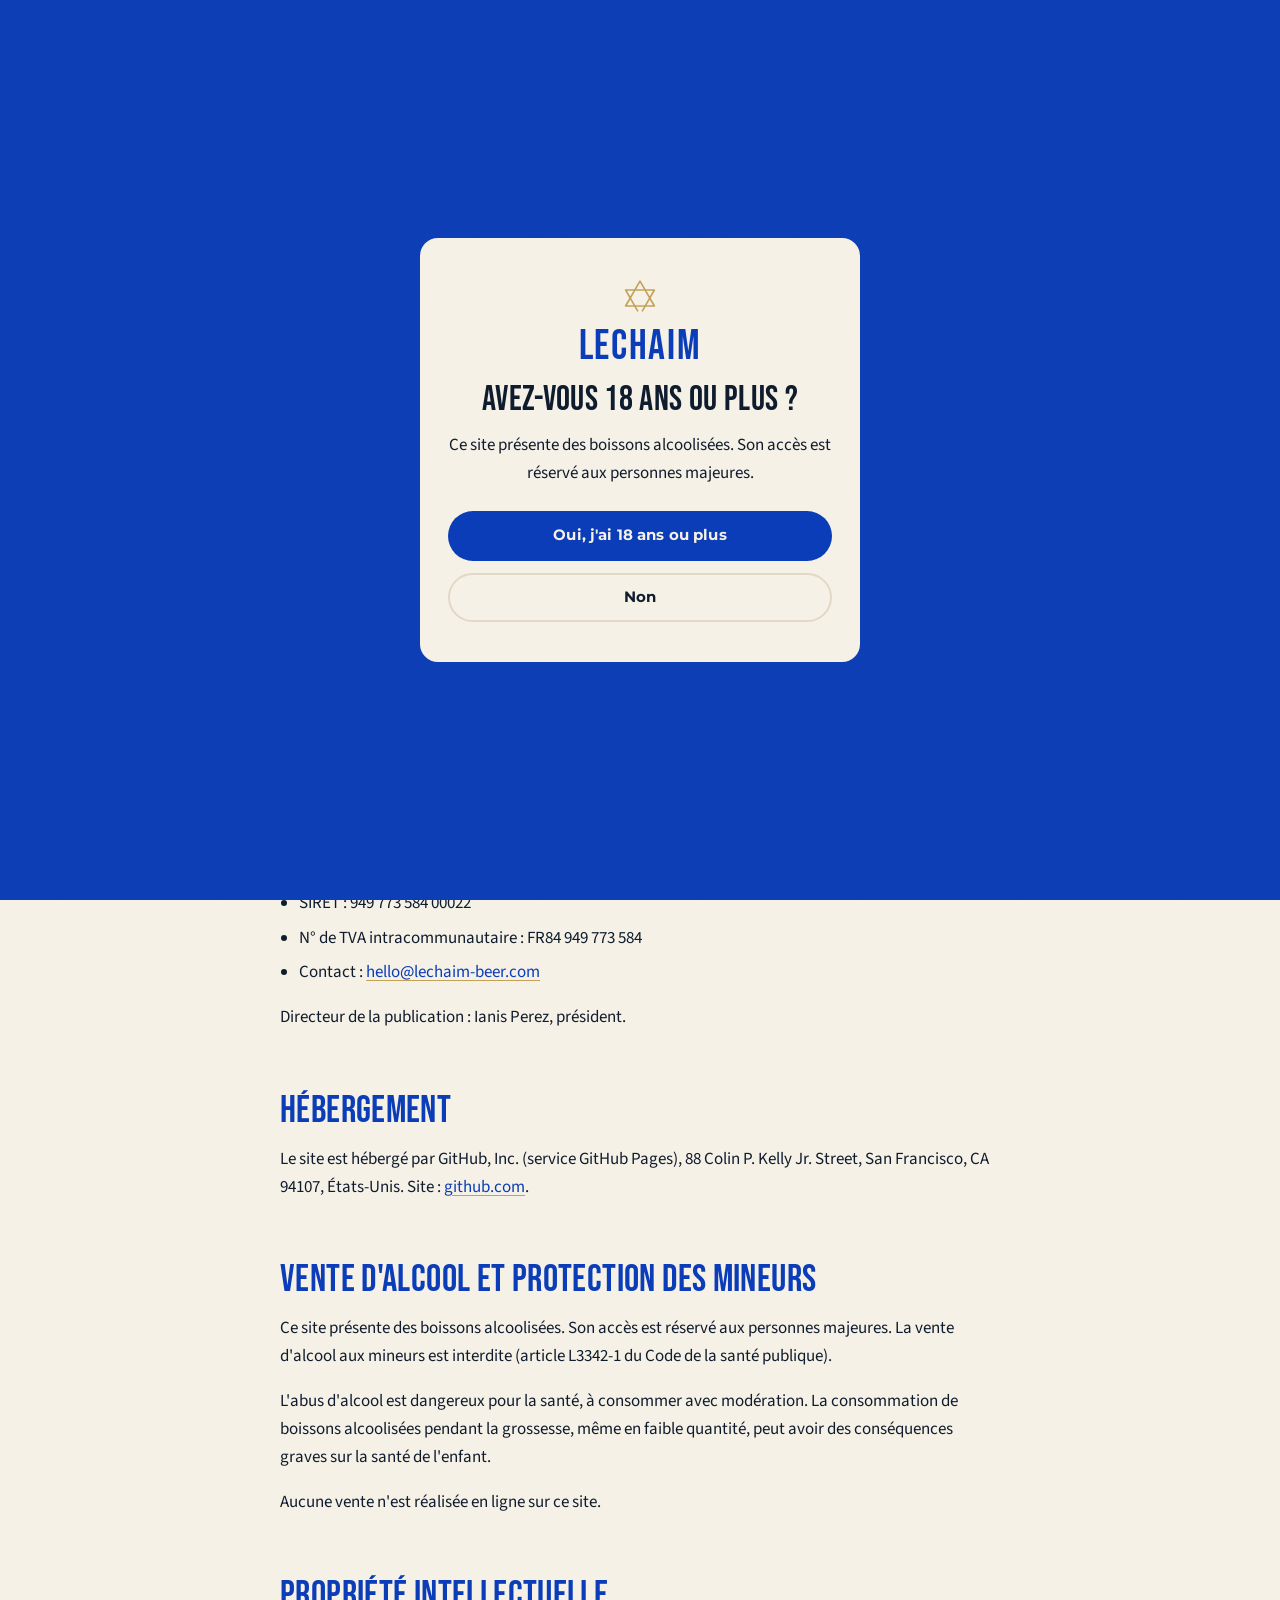
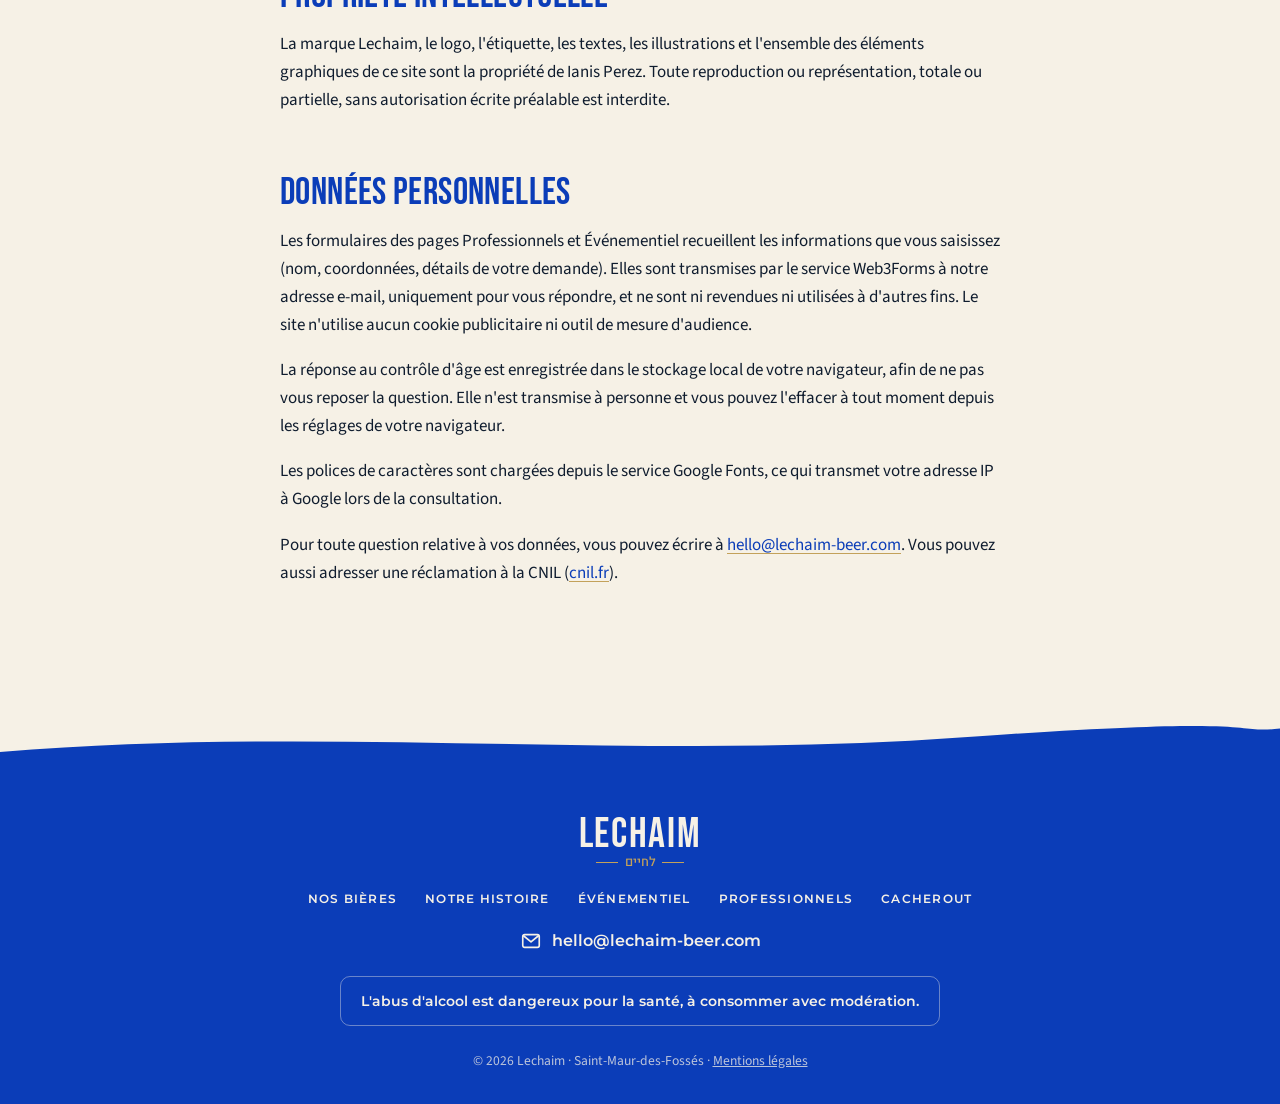
<file: mentions-legales.html>
<!doctype html>
<html lang="fr">
<head>
  <meta charset="utf-8">
  <meta name="viewport" content="width=device-width, initial-scale=1">
  <title>Mentions légales · Lechaim</title>
  <meta name="description" content="Mentions légales du site lechaim-beer.com : éditeur Rupture Brewing Company, hébergement, protection des mineurs et données personnelles.">
  <meta name="robots" content="index, follow, max-image-preview:large">
  <meta name="theme-color" content="#0B3DB8">
  <link rel="canonical" href="https://lechaim-beer.com/mentions-legales.html">
  <meta property="og:site_name" content="Lechaim">
  <meta property="og:locale" content="fr_FR">
  <meta property="og:type" content="website">
  <meta property="og:title" content="Mentions légales · Lechaim">
  <meta property="og:description" content="Mentions légales du site lechaim-beer.com : éditeur Rupture Brewing Company, hébergement, protection des mineurs et données personnelles.">
  <meta property="og:url" content="https://lechaim-beer.com/mentions-legales.html">
  <meta property="og:image" content="https://lechaim-beer.com/assets/img/partage/lechaim-accueil.jpg">
  <meta property="og:image:width" content="1200">
  <meta property="og:image:height" content="630">
  <meta property="og:image:alt" content="Deux verres de bière Lechaim Pale Ale sur une table en terrasse">
  <meta name="twitter:card" content="summary_large_image">
  <meta name="twitter:title" content="Mentions légales · Lechaim">
  <meta name="twitter:description" content="Mentions légales du site lechaim-beer.com : éditeur Rupture Brewing Company, hébergement, protection des mineurs et données personnelles.">
  <meta name="twitter:image" content="https://lechaim-beer.com/assets/img/partage/lechaim-accueil.jpg">
  <meta name="twitter:image:alt" content="Deux verres de bière Lechaim Pale Ale sur une table en terrasse">
  <link rel="icon" href="assets/img/favicon.svg" type="image/svg+xml">
  <link rel="icon" href="assets/img/favicon-96.png" type="image/png" sizes="96x96">
  <link rel="icon" href="favicon.ico" sizes="48x48">
  <link rel="apple-touch-icon" href="apple-touch-icon.png">
  <link rel="preconnect" href="https://fonts.googleapis.com">
  <link rel="preconnect" href="https://fonts.gstatic.com" crossorigin>
  <link rel="preconnect" href="https://api.web3forms.com">
  <link href="https://fonts.googleapis.com/css2?family=Bebas+Neue&family=Heebo:wght@500;700&family=Montserrat:wght@500;600;700&family=Source+Sans+3:wght@400;600&display=swap" rel="stylesheet">
  <link rel="stylesheet" href="assets/css/style.css?v=2026112510">
  <script type="application/ld+json">
{
  "@context": "https://schema.org",
  "@graph": [
    {
      "@type": "BreadcrumbList",
      "itemListElement": [
        {
          "@type": "ListItem",
          "position": 1,
          "name": "Accueil",
          "item": "https://lechaim-beer.com/"
        },
        {
          "@type": "ListItem",
          "position": 2,
          "name": "Mentions légales",
          "item": "https://lechaim-beer.com/mentions-legales.html"
        }
      ]
    }
  ]
}
  </script>
</head>
<body>

  <!-- Symboles réutilisables -->
  <svg width="0" height="0" style="position:absolute" aria-hidden="true">
    <!-- Étoile de David au trait, ouverte en bas (comme sur l'étiquette) -->
    <symbol id="star" viewBox="0 0 100 100">
      <g fill="none" stroke="currentColor" style="stroke-width: var(--sw, 4)" stroke-linejoin="round" stroke-linecap="round">
        <path d="M50 8 L86 70 L14 70 Z"/>
        <path d="M14 30 L86 30 L56 82 M44 82 L14 30"/>
      </g>
    </symbol>
    <!-- Vagues épaisses de la planche (couleur = currentColor) -->
    <symbol id="ribbons" viewBox="0 0 600 500" preserveAspectRatio="xMaxYMid slice" style="overflow:visible">
      <g fill="none" stroke="currentColor" stroke-linecap="round">
        <path d="M640 30 C 500 50, 540 190, 400 225 S 250 400, 150 540" stroke-width="74"/>
        <path d="M660 300 C 570 300, 560 420, 460 540" stroke-width="52"/>
      </g>
    </symbol>
    <!-- Rayons en éventail -->
    <symbol id="rays" viewBox="0 0 100 56">
      <g stroke="currentColor" stroke-width="3" stroke-linecap="round" fill="none">
        <line x1="50" y1="40" x2="50" y2="4"/>
        <line x1="40" y1="42" x2="30" y2="8"/><line x1="60" y1="42" x2="70" y2="8"/>
        <line x1="31" y1="47" x2="12" y2="20"/><line x1="69" y1="47" x2="88" y2="20"/>
        <line x1="26" y1="54" x2="2" y2="40"/><line x1="74" y1="54" x2="98" y2="40"/>
      </g>
    </symbol>

    <!-- Icônes au trait -->
    <symbol id="i-arrow" viewBox="0 0 24 24"><path d="M4 12h15M13 6l6 6-6 6" fill="none" stroke="currentColor" stroke-width="2" stroke-linecap="round" stroke-linejoin="round"/></symbol>
    <symbol id="i-briefcase" viewBox="0 0 24 24"><g fill="none" stroke="currentColor" stroke-width="1.8" stroke-linejoin="round"><rect x="3" y="7" width="18" height="13" rx="2"/><path d="M9 7V5h6v2M3 12h18M11 12v2h2v-2"/></g></symbol>
    <symbol id="i-truck" viewBox="0 0 48 48"><g fill="none" stroke="currentColor" stroke-width="2.4" stroke-linejoin="round" stroke-linecap="round"><path d="M4 12h24v22H4zM28 19h9l7 8v7H28z"/><circle cx="13" cy="36" r="4" fill="var(--icon-bg, #0B3DB8)"/><circle cx="36" cy="36" r="4" fill="var(--icon-bg, #0B3DB8)"/><path d="M31 22h5l4 5h-9z"/></g></symbol>
    <symbol id="i-keg" viewBox="0 0 48 48"><g fill="none" stroke="currentColor" stroke-width="2.4" stroke-linejoin="round"><path d="M11 8h26c2 5 3 11 3 16s-1 11-3 16H11c-2-5-3-11-3-16s1-11 3-16z"/><path d="M9 16h30M8 24h32M9 32h30"/><rect x="20" y="4" width="8" height="4" rx="1"/></g></symbol>
    <symbol id="i-cheers" viewBox="0 0 48 48"><g fill="none" stroke="currentColor" stroke-width="2.4" stroke-linejoin="round" stroke-linecap="round"><g transform="rotate(-16 15 28)"><path d="M8 14h14l-1.5 28h-11z"/><path d="M8.6 21h12.8"/></g><g transform="rotate(16 33 28)"><path d="M26 14h14l-1.5 28h-11z"/><path d="M26.6 21h12.8"/></g><path d="M24 3v5M18 5l2.5 4M30 5l-2.5 4"/></g></symbol>
    <symbol id="i-calendar" viewBox="0 0 48 48"><g fill="none" stroke="currentColor" stroke-width="2.4" stroke-linejoin="round" stroke-linecap="round"><rect x="6" y="9" width="36" height="33" rx="3"/><path d="M6 18h36M15 5v8M33 5v8"/></g></symbol>
    <symbol id="i-handshake" viewBox="0 0 48 48"><g fill="none" stroke="currentColor" stroke-width="2.4" stroke-linejoin="round" stroke-linecap="round"><path d="M2 16l8-4 6 2M46 16l-8-4-10 3-8 6c-2 2 0 5 3 4l6-4"/><path d="M10 12l-6 16 4 3M38 12l6 16-4 3"/><path d="M8 31l4 4c1 1 3 1 4 0M14 33l4 4c1 1 3 1 4 0M20 36l3 3c1 1 3 1 4 0l13-8M24 31l4 4"/></g></symbol>
    <symbol id="i-mail" viewBox="0 0 24 24"><g fill="none" stroke="currentColor" stroke-width="1.8" stroke-linejoin="round"><rect x="3" y="5" width="18" height="14" rx="2"/><path d="M3.5 6l8.5 7 8.5-7"/></g></symbol>
    <symbol id="i-box" viewBox="0 0 48 48"><g fill="none" stroke="currentColor" stroke-width="2.4" stroke-linejoin="round"><path d="M24 4l18 9v22l-18 9-18-9V13z"/><path d="M6 13l18 9 18-9M24 22v22M15 8.5l18 9v7"/></g></symbol>
    <symbol id="i-refresh" viewBox="0 0 48 48"><g fill="none" stroke="currentColor" stroke-width="2.4" stroke-linecap="round" stroke-linejoin="round"><path d="M39 18A16 16 0 0 0 10 14M9 30a16 16 0 0 0 29 4"/><path d="M10 6v8h8M38 42v-8h-8"/></g></symbol>
    <symbol id="i-cloche" viewBox="0 0 48 48"><g fill="none" stroke="currentColor" stroke-width="2.4" stroke-linecap="round" stroke-linejoin="round"><path d="M8 34a16 16 0 0 1 32 0z"/><path d="M4 38h40M24 18v-4M21 14h6"/></g></symbol>
    <symbol id="i-bottles" viewBox="0 0 48 48"><g fill="none" stroke="currentColor" stroke-width="2.4" stroke-linejoin="round"><path d="M14 4h4v9c0 3 4 5 4 9v22H10V22c0-4 4-6 4-9z"/><path d="M30 4h4v9c0 3 4 5 4 9v22H26V22c0-4 4-6 4-9z"/><path d="M10 28h12M26 28h12"/></g></symbol>
    <symbol id="i-shop" viewBox="0 0 48 48"><g fill="none" stroke="currentColor" stroke-width="2.4" stroke-linejoin="round"><path d="M6 8h36l3 10H3z"/><path d="M3 18c0 4 7 4 7 0 0 4 7 4 7 0 0 4 7 4 7 0 0 4 7 4 7 0 0 4 7 4 7 0 0 4 7 4 7 0"/><path d="M7 24v18h34V24M12 42V30h10v12M27 30h9v7h-9z"/></g></symbol>
    <symbol id="i-pro" viewBox="0 0 48 48"><g fill="none" stroke="currentColor" stroke-width="2.4" stroke-linejoin="round" stroke-linecap="round"><path d="M8 22v20h32V22"/><path d="M6 6h36l4 12a5.5 5.5 0 0 1-11 0 5.5 5.5 0 0 1-11 0 5.5 5.5 0 0 1-11 0 5.5 5.5 0 0 1-11 0z"/><path d="M19 42V31h10v11M4 42h40"/></g></symbol>
    <symbol id="i-conseil" viewBox="0 0 48 48"><g fill="none" stroke="currentColor" stroke-width="2.4" stroke-linejoin="round" stroke-linecap="round"><circle cx="17" cy="14" r="6"/><path d="M5 42v-6a12 12 0 0 1 24 0v6"/><path d="M28 6h14a2 2 0 0 1 2 2v9a2 2 0 0 1-2 2h-6l-5 4v-4h-3a2 2 0 0 1-2-2V8a2 2 0 0 1 2-2z"/><path d="M31 12.5l2.5 2.5 5-5"/></g></symbol>
    <symbol id="i-traiteur" viewBox="0 0 48 48"><g fill="none" stroke="currentColor" stroke-width="2.4" stroke-linejoin="round" stroke-linecap="round"><path d="M3 8c7 5 14 7 21 7s14-2 21-7"/><path d="M8 11l3 9 4-7M20 14.6l4 9 4-9M33 13l4 7 3-9"/><path d="M10 40a14 14 0 0 1 28 0z"/><path d="M6 44h36M24 26v-2"/></g></symbol>
    <symbol id="i-pin" viewBox="0 0 22 28"><path d="M11 0C5 0 0 5 0 11c0 8 11 17 11 17s11-9 11-17C22 5 17 0 11 0z" fill="currentColor"/><circle cx="11" cy="11" r="4" fill="#efe3cc"/></symbol>
  </svg>

  <!-- Contrôle d'âge (exigé pour un site de boisson alcoolisée) -->
  <div class="age-gate" id="age-gate" role="dialog" aria-modal="true" aria-labelledby="age-title" hidden>
    <div class="age-gate__card">
      <svg class="age-gate__star" aria-hidden="true"><use href="#star"/></svg>
      <p class="age-gate__logo">LECHAIM</p>
      <p class="age-gate__title" id="age-title">Avez-vous 18 ans ou plus ?</p>
      <p>Ce site présente des boissons alcoolisées. Son accès est réservé aux personnes majeures.</p>
      <div class="age-gate__actions">
        <button class="btn btn--blue" id="age-yes">Oui, j'ai 18 ans ou plus</button>
        <a class="btn btn--ghost" href="https://www.alcool-info-service.fr/">Non</a>
      </div>
    </div>
  </div>

  <header class="site-header" id="top">
    <div class="container site-header__inner">
      <a class="logo" href="./" aria-label="Lechaim, accueil">
        <span class="logo__name">LECHAIM</span>
        <span class="logo__he" lang="he" dir="rtl">לחיים</span>
      </a>
      <button class="nav-toggle" id="nav-toggle" aria-expanded="false" aria-controls="nav">
        <span class="sr-only">Menu</span><span></span><span></span><span></span>
      </button>
      <nav class="nav" id="nav" aria-label="Navigation principale">
        <a href="bieres.html">Nos bières</a>
        <a href="histoire.html">Notre histoire</a>
        <a href="evenements.html">Événementiel</a>
        <a href="biere-casher.html">Cacherout</a>
        <a class="btn btn--blue btn--sm btn--arrow btn--pro" href="pros.html">Professionnels</a>
      </nav>
    </div>
  </header>

  <main>
    <section class="page-hero">
      <svg class="hero__ribbons hero__ribbons--page" aria-hidden="true"><use href="#ribbons"/></svg>
      <svg class="page-hero__star" aria-hidden="true"><use href="#star"/></svg>
      <div class="container page-hero__inner">
        <p class="eyebrow eyebrow--gold">Informations</p>
        <h1>Mentions légales</h1>
        <span class="rule" aria-hidden="true"></span>
        <p class="page-hero__lead">Conformément à la loi n° 2004-575 du 21 juin 2004 pour la confiance dans l'économie numérique.</p>
      </div>
      <svg class="wave wave--bottom" viewBox="0 0 1440 120" preserveAspectRatio="none" aria-hidden="true">
        <path d="M0 60 C 240 120, 480 0, 720 50 S 1200 110, 1440 40 L1440 120 L0 120 Z" fill="#F6F1E6"/>
      </svg>
    </section>

    <section class="section">
      <div class="container prose legal">
        <h2>Éditeur du site</h2>
        <p>Le site lechaim-beer.com est édité par :</p>
        <ul>
          <li>Raison sociale : Rupture Brewing Company</li>
          <li>Forme juridique et capital social : SAS au capital de 3 000 €</li>
          <li>Siège social : 5 boulevard de Créteil, 94100 Saint-Maur-des-Fossés, France</li>
          <li>RCS : Créteil 949 773 584</li>
          <li>SIRET : 949 773 584 00022</li>
          <li>N° de TVA intracommunautaire : FR84 949 773 584</li>
          <li>Contact : <a href="mailto:hello@lechaim-beer.com">hello@lechaim-beer.com</a></li>
        </ul>
        <p>Directeur de la publication : Ianis Perez, président.</p>

        <h2>Hébergement</h2>
        <p>Le site est hébergé par GitHub, Inc. (service GitHub Pages), 88 Colin P. Kelly Jr. Street, San Francisco, CA 94107, États-Unis. Site : <a href="https://github.com/" rel="noopener">github.com</a>.</p>

        <h2>Vente d'alcool et protection des mineurs</h2>
        <p>Ce site présente des boissons alcoolisées. Son accès est réservé aux personnes majeures. La vente d'alcool aux mineurs est interdite (article L3342-1 du Code de la santé publique).</p>
        <p>L'abus d'alcool est dangereux pour la santé, à consommer avec modération. La consommation de boissons alcoolisées pendant la grossesse, même en faible quantité, peut avoir des conséquences graves sur la santé de l'enfant.</p>
        <p>Aucune vente n'est réalisée en ligne sur ce site.</p>

        <h2>Propriété intellectuelle</h2>
        <p>La marque Lechaim, le logo, l'étiquette, les textes, les illustrations et l'ensemble des éléments graphiques de ce site sont la propriété de Ianis Perez. Toute reproduction ou représentation, totale ou partielle, sans autorisation écrite préalable est interdite.</p>

        <h2>Données personnelles</h2>
        <p>Les formulaires des pages Professionnels et Événementiel recueillent les informations que vous saisissez (nom, coordonnées, détails de votre demande). Elles sont transmises par le service Web3Forms à notre adresse e-mail, uniquement pour vous répondre, et ne sont ni revendues ni utilisées à d'autres fins. Le site n'utilise aucun cookie publicitaire ni outil de mesure d'audience.</p>
        <p>La réponse au contrôle d'âge est enregistrée dans le stockage local de votre navigateur, afin de ne pas vous reposer la question. Elle n'est transmise à personne et vous pouvez l'effacer à tout moment depuis les réglages de votre navigateur.</p>
        <p>Les polices de caractères sont chargées depuis le service Google Fonts, ce qui transmet votre adresse IP à Google lors de la consultation.</p>
        <p>Pour toute question relative à vos données, vous pouvez écrire à <a href="mailto:hello@lechaim-beer.com">hello@lechaim-beer.com</a>. Vous pouvez aussi adresser une réclamation à la CNIL (<a href="https://www.cnil.fr/" rel="noopener">cnil.fr</a>).</p>
      </div>
    </section>
  </main>

  <footer class="site-footer">
    <div class="container site-footer__inner">
      <div class="site-footer__brand">
        <span class="logo__name">LECHAIM</span>
        <span class="logo__he" lang="he" dir="rtl">לחיים</span>
      </div>
      <nav class="site-footer__nav" aria-label="Pied de page">
        <a href="bieres.html">Nos bières</a>
        <a href="histoire.html">Notre histoire</a>
        <a href="evenements.html">Événementiel</a>
        <a href="pros.html">Professionnels</a>
        <a href="biere-casher.html">Cacherout</a>
      </nav>
      <a class="site-footer__mail" href="mailto:hello@lechaim-beer.com"><svg class="icon" aria-hidden="true"><use href="#i-mail"/></svg>hello@lechaim-beer.com</a>
      <p class="site-footer__legal">L'abus d'alcool est dangereux pour la santé, à consommer avec modération.</p>
      <p class="site-footer__small">© <span id="year">2026</span> Lechaim · Saint-Maur-des-Fossés · <a href="mentions-legales.html">Mentions légales</a></p>
    </div>
  </footer>

  <script src="assets/js/main.js?v=2026112408"></script>
</body>
</html>
</file>
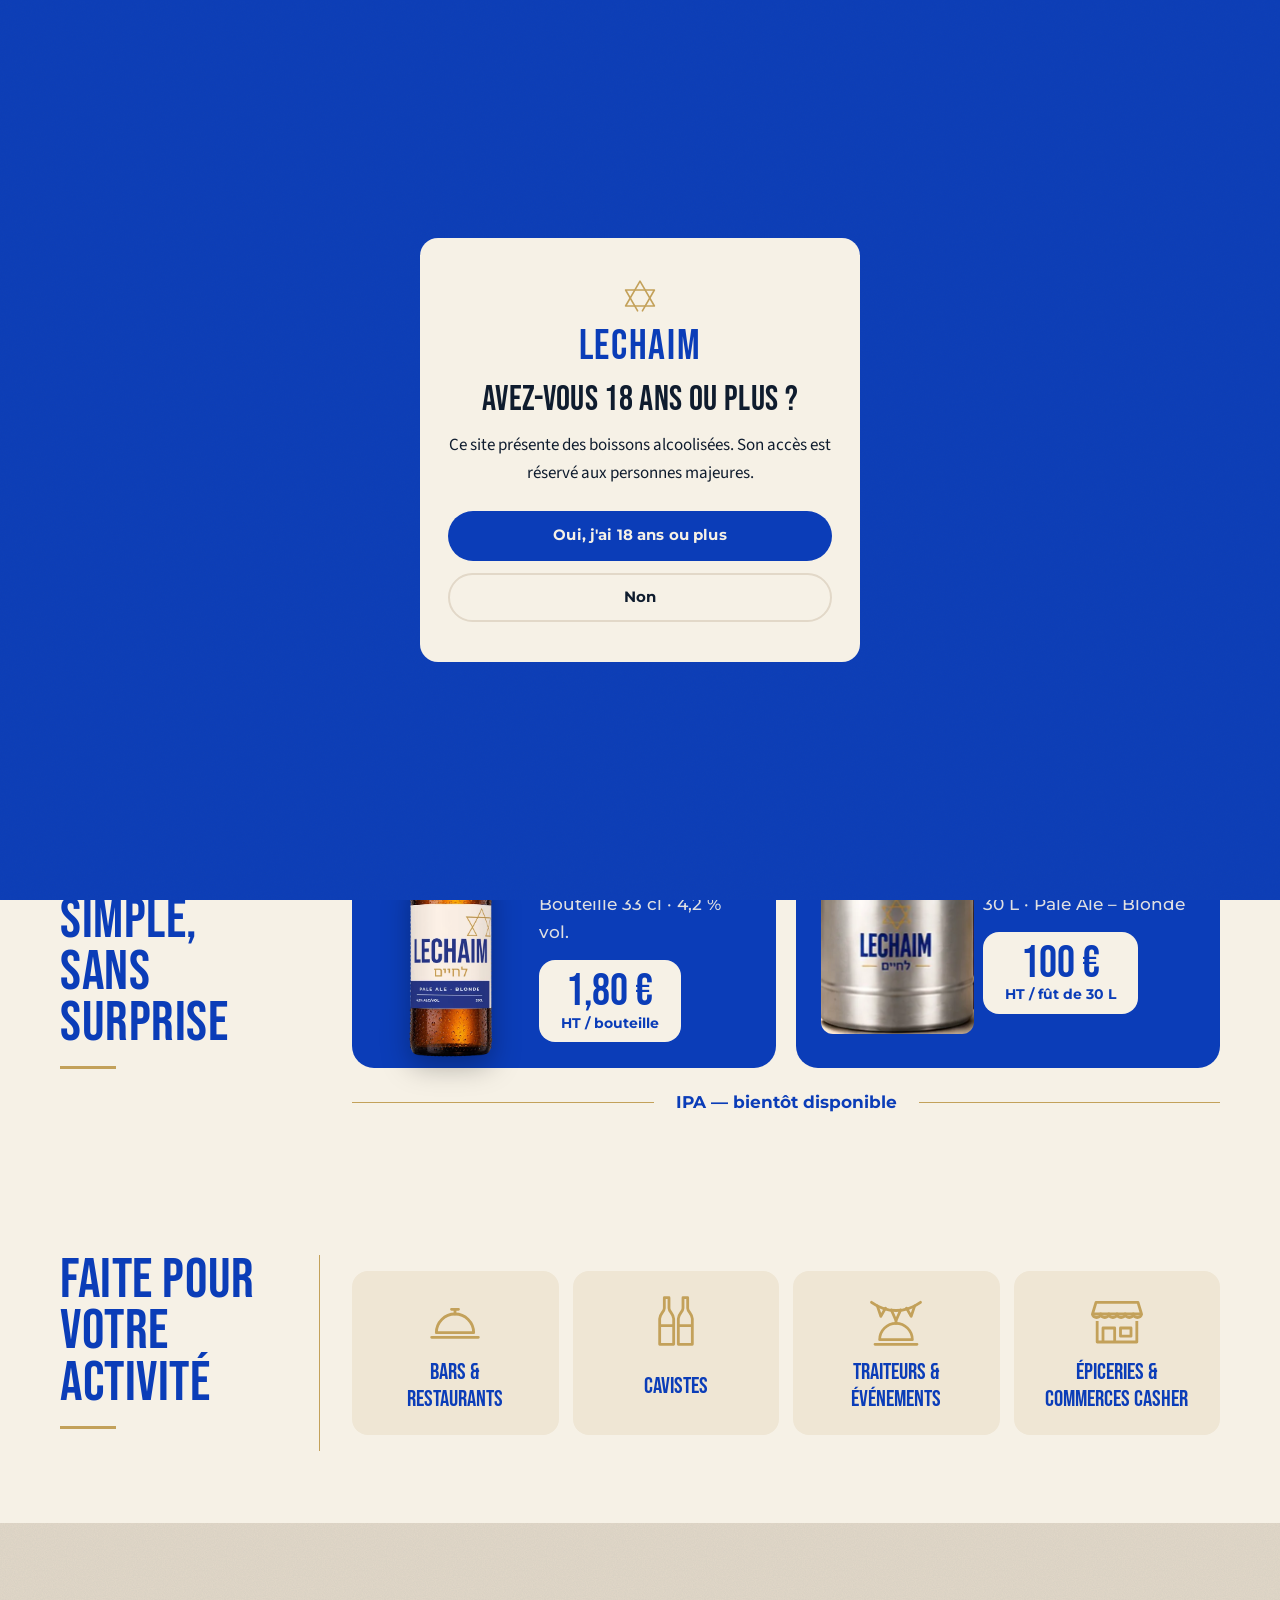
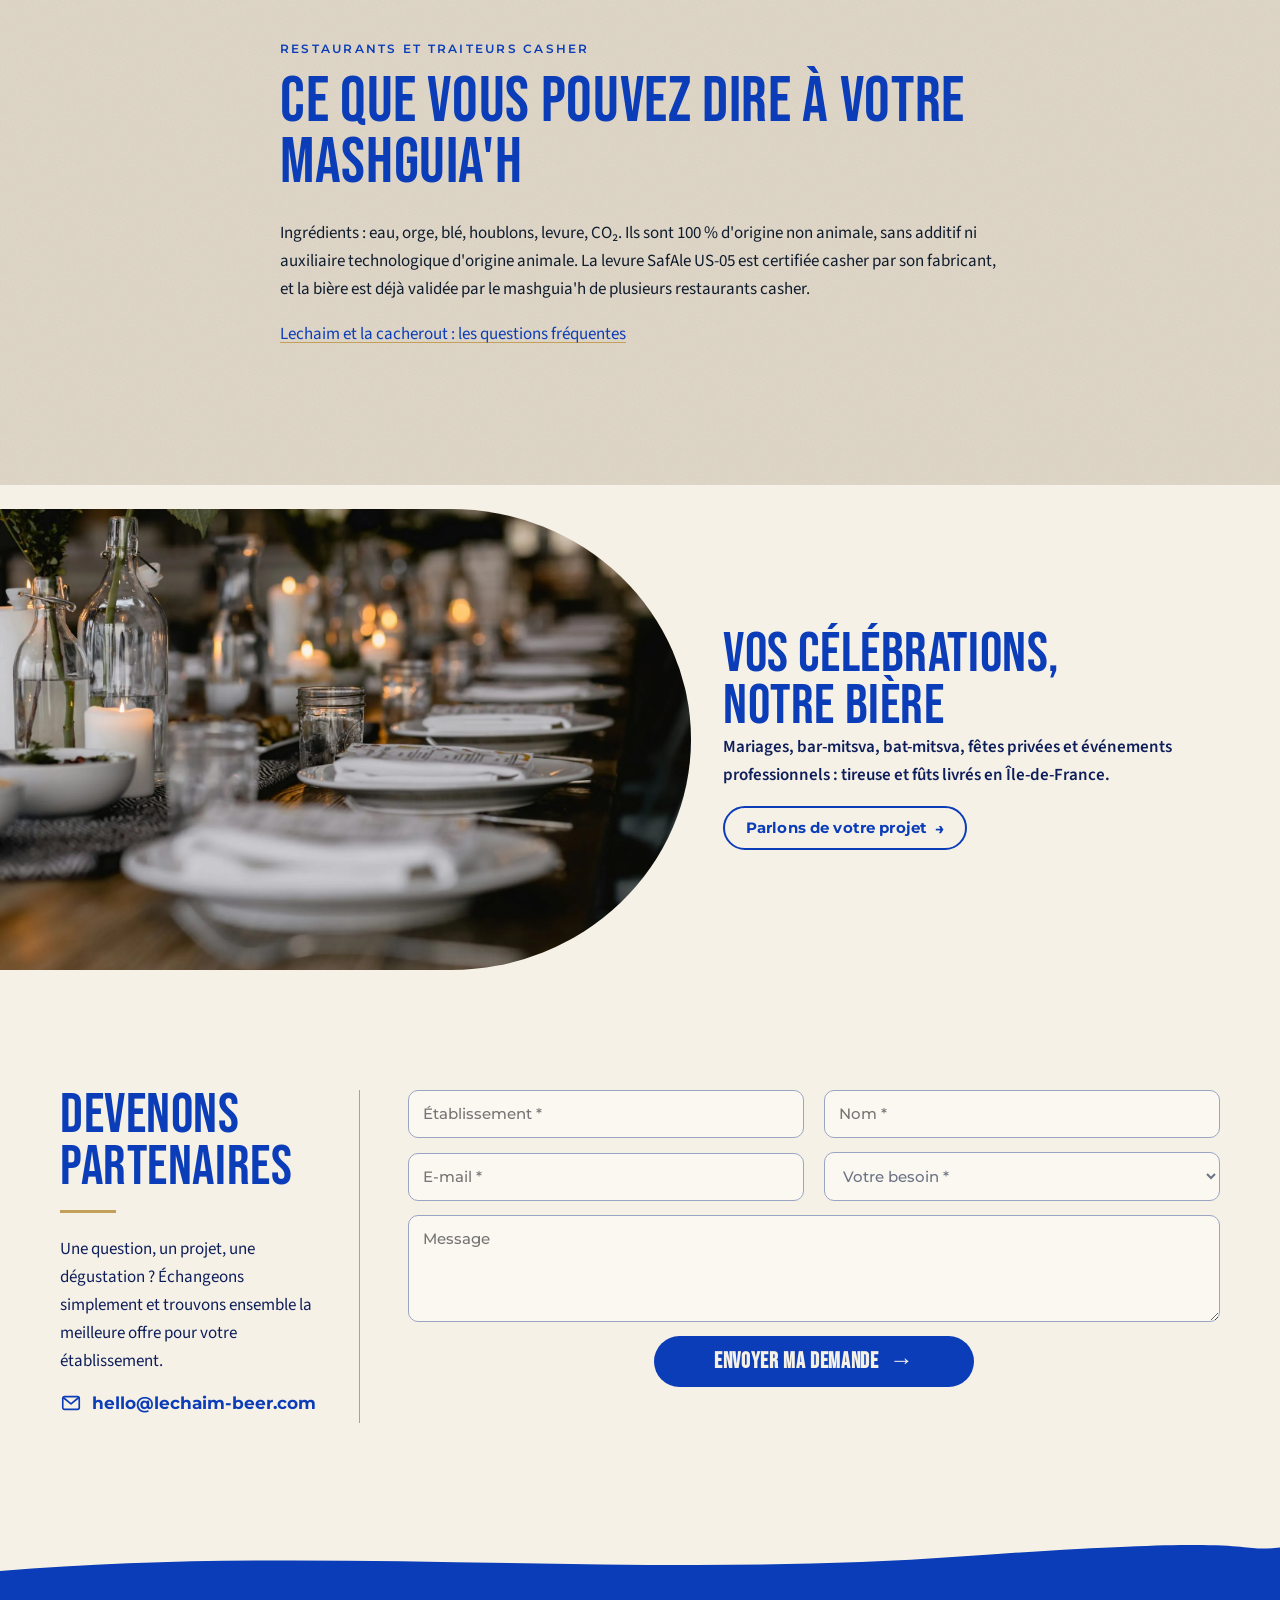
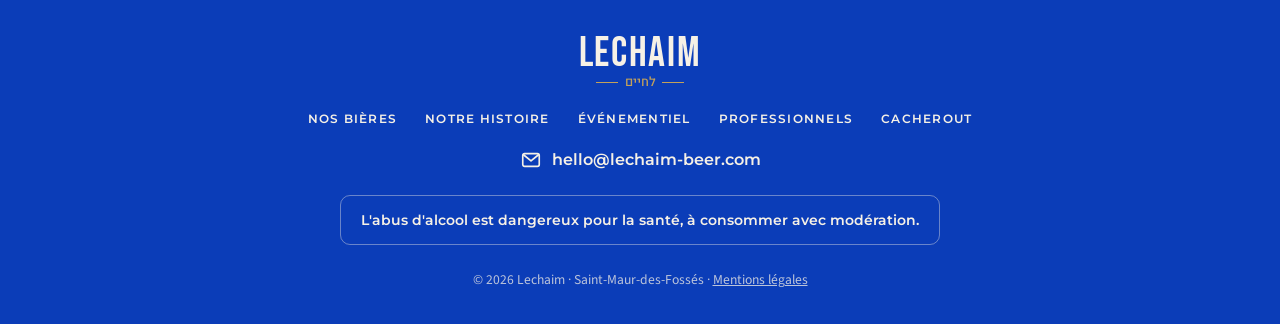
<file: pros.html>
<!doctype html>
<html lang="fr">
<head>
  <meta charset="utf-8">
  <meta name="viewport" content="width=device-width, initial-scale=1">
  <title>Bière artisanale pour restaurants, bars et traiteurs · Lechaim</title>
  <meta name="description" content="Bars, restaurants casher, traiteurs, cavistes : Lechaim Pale Ale brassée à Saint-Maur (94). 1,80 € HT la 33 cl, 100 € HT le fût 30 L, livraison offerte.">
  <meta name="robots" content="index, follow, max-image-preview:large">
  <meta name="theme-color" content="#0B3DB8">
  <link rel="canonical" href="https://lechaim-beer.com/pros.html">
  <meta property="og:site_name" content="Lechaim">
  <meta property="og:locale" content="fr_FR">
  <meta property="og:type" content="website">
  <meta property="og:title" content="Bière artisanale pour restaurants, bars et traiteurs · Lechaim">
  <meta property="og:description" content="Bars, restaurants casher, traiteurs, cavistes : Lechaim Pale Ale brassée à Saint-Maur (94). 1,80 € HT la 33 cl, 100 € HT le fût 30 L, livraison offerte.">
  <meta property="og:url" content="https://lechaim-beer.com/pros.html">
  <meta property="og:image" content="https://lechaim-beer.com/assets/img/partage/lechaim-bieres.jpg">
  <meta property="og:image:width" content="1200">
  <meta property="og:image:height" content="630">
  <meta property="og:image:alt" content="Bouteille et verre de Lechaim Pale Ale blonde sur un comptoir">
  <meta name="twitter:card" content="summary_large_image">
  <meta name="twitter:title" content="Bière artisanale pour restaurants, bars et traiteurs · Lechaim">
  <meta name="twitter:description" content="Bars, restaurants casher, traiteurs, cavistes : Lechaim Pale Ale brassée à Saint-Maur (94). 1,80 € HT la 33 cl, 100 € HT le fût 30 L, livraison offerte.">
  <meta name="twitter:image" content="https://lechaim-beer.com/assets/img/partage/lechaim-bieres.jpg">
  <meta name="twitter:image:alt" content="Bouteille et verre de Lechaim Pale Ale blonde sur un comptoir">
  <link rel="icon" href="assets/img/favicon.svg" type="image/svg+xml">
  <link rel="icon" href="assets/img/favicon-96.png" type="image/png" sizes="96x96">
  <link rel="icon" href="favicon.ico" sizes="48x48">
  <link rel="apple-touch-icon" href="apple-touch-icon.png">
  <link rel="preconnect" href="https://fonts.googleapis.com">
  <link rel="preconnect" href="https://fonts.gstatic.com" crossorigin>
  <link rel="preconnect" href="https://api.web3forms.com">
  <link href="https://fonts.googleapis.com/css2?family=Bebas+Neue&family=Heebo:wght@500;700&family=Montserrat:wght@500;600;700&family=Source+Sans+3:wght@400;600&display=swap" rel="stylesheet">
  <link rel="stylesheet" href="assets/css/style.css?v=2026112510">
  <script type="application/ld+json">
{
  "@context": "https://schema.org",
  "@graph": [
    {
      "@type": "BreadcrumbList",
      "itemListElement": [
        {
          "@type": "ListItem",
          "position": 1,
          "name": "Accueil",
          "item": "https://lechaim-beer.com/"
        },
        {
          "@type": "ListItem",
          "position": 2,
          "name": "Professionnels",
          "item": "https://lechaim-beer.com/pros.html"
        }
      ]
    }
  ]
}
  </script>
</head>
<body>

  <!-- Symboles réutilisables -->
  <svg width="0" height="0" style="position:absolute" aria-hidden="true">
    <!-- Étoile de David au trait, ouverte en bas (comme sur l'étiquette) -->
    <symbol id="star" viewBox="0 0 100 100">
      <g fill="none" stroke="currentColor" style="stroke-width: var(--sw, 4)" stroke-linejoin="round" stroke-linecap="round">
        <path d="M50 8 L86 70 L14 70 Z"/>
        <path d="M14 30 L86 30 L56 82 M44 82 L14 30"/>
      </g>
    </symbol>
    <!-- Vagues épaisses de la planche (couleur = currentColor) -->
    <symbol id="ribbons" viewBox="0 0 600 500" preserveAspectRatio="xMaxYMid slice" style="overflow:visible">
      <g fill="none" stroke="currentColor" stroke-linecap="round">
        <path d="M640 30 C 500 50, 540 190, 400 225 S 250 400, 150 540" stroke-width="74"/>
        <path d="M660 300 C 570 300, 560 420, 460 540" stroke-width="52"/>
      </g>
    </symbol>
    <!-- Rayons en éventail -->
    <symbol id="rays" viewBox="0 0 100 56">
      <g stroke="currentColor" stroke-width="3" stroke-linecap="round" fill="none">
        <line x1="50" y1="40" x2="50" y2="4"/>
        <line x1="40" y1="42" x2="30" y2="8"/><line x1="60" y1="42" x2="70" y2="8"/>
        <line x1="31" y1="47" x2="12" y2="20"/><line x1="69" y1="47" x2="88" y2="20"/>
        <line x1="26" y1="54" x2="2" y2="40"/><line x1="74" y1="54" x2="98" y2="40"/>
      </g>
    </symbol>

    <!-- Icônes au trait -->
    <symbol id="i-arrow" viewBox="0 0 24 24"><path d="M4 12h15M13 6l6 6-6 6" fill="none" stroke="currentColor" stroke-width="2" stroke-linecap="round" stroke-linejoin="round"/></symbol>
    <symbol id="i-briefcase" viewBox="0 0 24 24"><g fill="none" stroke="currentColor" stroke-width="1.8" stroke-linejoin="round"><rect x="3" y="7" width="18" height="13" rx="2"/><path d="M9 7V5h6v2M3 12h18M11 12v2h2v-2"/></g></symbol>
    <symbol id="i-truck" viewBox="0 0 48 48"><g fill="none" stroke="currentColor" stroke-width="2.4" stroke-linejoin="round" stroke-linecap="round"><path d="M4 12h24v22H4zM28 19h9l7 8v7H28z"/><circle cx="13" cy="36" r="4" fill="var(--icon-bg, #0B3DB8)"/><circle cx="36" cy="36" r="4" fill="var(--icon-bg, #0B3DB8)"/><path d="M31 22h5l4 5h-9z"/></g></symbol>
    <symbol id="i-keg" viewBox="0 0 48 48"><g fill="none" stroke="currentColor" stroke-width="2.4" stroke-linejoin="round"><path d="M11 8h26c2 5 3 11 3 16s-1 11-3 16H11c-2-5-3-11-3-16s1-11 3-16z"/><path d="M9 16h30M8 24h32M9 32h30"/><rect x="20" y="4" width="8" height="4" rx="1"/></g></symbol>
    <symbol id="i-cheers" viewBox="0 0 48 48"><g fill="none" stroke="currentColor" stroke-width="2.4" stroke-linejoin="round" stroke-linecap="round"><g transform="rotate(-16 15 28)"><path d="M8 14h14l-1.5 28h-11z"/><path d="M8.6 21h12.8"/></g><g transform="rotate(16 33 28)"><path d="M26 14h14l-1.5 28h-11z"/><path d="M26.6 21h12.8"/></g><path d="M24 3v5M18 5l2.5 4M30 5l-2.5 4"/></g></symbol>
    <symbol id="i-calendar" viewBox="0 0 48 48"><g fill="none" stroke="currentColor" stroke-width="2.4" stroke-linejoin="round" stroke-linecap="round"><rect x="6" y="9" width="36" height="33" rx="3"/><path d="M6 18h36M15 5v8M33 5v8"/></g></symbol>
    <symbol id="i-handshake" viewBox="0 0 48 48"><g fill="none" stroke="currentColor" stroke-width="2.4" stroke-linejoin="round" stroke-linecap="round"><path d="M2 16l8-4 6 2M46 16l-8-4-10 3-8 6c-2 2 0 5 3 4l6-4"/><path d="M10 12l-6 16 4 3M38 12l6 16-4 3"/><path d="M8 31l4 4c1 1 3 1 4 0M14 33l4 4c1 1 3 1 4 0M20 36l3 3c1 1 3 1 4 0l13-8M24 31l4 4"/></g></symbol>
    <symbol id="i-mail" viewBox="0 0 24 24"><g fill="none" stroke="currentColor" stroke-width="1.8" stroke-linejoin="round"><rect x="3" y="5" width="18" height="14" rx="2"/><path d="M3.5 6l8.5 7 8.5-7"/></g></symbol>
    <symbol id="i-box" viewBox="0 0 48 48"><g fill="none" stroke="currentColor" stroke-width="2.4" stroke-linejoin="round"><path d="M24 4l18 9v22l-18 9-18-9V13z"/><path d="M6 13l18 9 18-9M24 22v22M15 8.5l18 9v7"/></g></symbol>
    <symbol id="i-refresh" viewBox="0 0 48 48"><g fill="none" stroke="currentColor" stroke-width="2.4" stroke-linecap="round" stroke-linejoin="round"><path d="M39 18A16 16 0 0 0 10 14M9 30a16 16 0 0 0 29 4"/><path d="M10 6v8h8M38 42v-8h-8"/></g></symbol>
    <symbol id="i-cloche" viewBox="0 0 48 48"><g fill="none" stroke="currentColor" stroke-width="2.4" stroke-linecap="round" stroke-linejoin="round"><path d="M8 34a16 16 0 0 1 32 0z"/><path d="M4 38h40M24 18v-4M21 14h6"/></g></symbol>
    <symbol id="i-bottles" viewBox="0 0 48 48"><g fill="none" stroke="currentColor" stroke-width="2.4" stroke-linejoin="round"><path d="M14 4h4v9c0 3 4 5 4 9v22H10V22c0-4 4-6 4-9z"/><path d="M30 4h4v9c0 3 4 5 4 9v22H26V22c0-4 4-6 4-9z"/><path d="M10 28h12M26 28h12"/></g></symbol>
    <symbol id="i-shop" viewBox="0 0 48 48"><g fill="none" stroke="currentColor" stroke-width="2.4" stroke-linejoin="round"><path d="M6 8h36l3 10H3z"/><path d="M3 18c0 4 7 4 7 0 0 4 7 4 7 0 0 4 7 4 7 0 0 4 7 4 7 0 0 4 7 4 7 0 0 4 7 4 7 0"/><path d="M7 24v18h34V24M12 42V30h10v12M27 30h9v7h-9z"/></g></symbol>
    <symbol id="i-pro" viewBox="0 0 48 48"><g fill="none" stroke="currentColor" stroke-width="2.4" stroke-linejoin="round" stroke-linecap="round"><path d="M8 22v20h32V22"/><path d="M6 6h36l4 12a5.5 5.5 0 0 1-11 0 5.5 5.5 0 0 1-11 0 5.5 5.5 0 0 1-11 0 5.5 5.5 0 0 1-11 0z"/><path d="M19 42V31h10v11M4 42h40"/></g></symbol>
    <symbol id="i-conseil" viewBox="0 0 48 48"><g fill="none" stroke="currentColor" stroke-width="2.4" stroke-linejoin="round" stroke-linecap="round"><circle cx="17" cy="14" r="6"/><path d="M5 42v-6a12 12 0 0 1 24 0v6"/><path d="M28 6h14a2 2 0 0 1 2 2v9a2 2 0 0 1-2 2h-6l-5 4v-4h-3a2 2 0 0 1-2-2V8a2 2 0 0 1 2-2z"/><path d="M31 12.5l2.5 2.5 5-5"/></g></symbol>
    <symbol id="i-traiteur" viewBox="0 0 48 48"><g fill="none" stroke="currentColor" stroke-width="2.4" stroke-linejoin="round" stroke-linecap="round"><path d="M3 8c7 5 14 7 21 7s14-2 21-7"/><path d="M8 11l3 9 4-7M20 14.6l4 9 4-9M33 13l4 7 3-9"/><path d="M10 40a14 14 0 0 1 28 0z"/><path d="M6 44h36M24 26v-2"/></g></symbol>
    <symbol id="i-pin" viewBox="0 0 22 28"><path d="M11 0C5 0 0 5 0 11c0 8 11 17 11 17s11-9 11-17C22 5 17 0 11 0z" fill="currentColor"/><circle cx="11" cy="11" r="4" fill="#efe3cc"/></symbol>
  </svg>

  <!-- Contrôle d'âge (exigé pour un site de boisson alcoolisée) -->
  <div class="age-gate" id="age-gate" role="dialog" aria-modal="true" aria-labelledby="age-title" hidden>
    <div class="age-gate__card">
      <svg class="age-gate__star" aria-hidden="true"><use href="#star"/></svg>
      <p class="age-gate__logo">LECHAIM</p>
      <p class="age-gate__title" id="age-title">Avez-vous 18 ans ou plus ?</p>
      <p>Ce site présente des boissons alcoolisées. Son accès est réservé aux personnes majeures.</p>
      <div class="age-gate__actions">
        <button class="btn btn--blue" id="age-yes">Oui, j'ai 18 ans ou plus</button>
        <a class="btn btn--ghost" href="https://www.alcool-info-service.fr/">Non</a>
      </div>
    </div>
  </div>

  <header class="site-header" id="top">
    <div class="container site-header__inner">
      <a class="logo" href="./" aria-label="Lechaim, accueil">
        <span class="logo__name">LECHAIM</span>
        <span class="logo__he" lang="he" dir="rtl">לחיים</span>
      </a>
      <button class="nav-toggle" id="nav-toggle" aria-expanded="false" aria-controls="nav">
        <span class="sr-only">Menu</span><span></span><span></span><span></span>
      </button>
      <nav class="nav" id="nav" aria-label="Navigation principale">
        <a href="bieres.html">Nos bières</a>
        <a href="histoire.html">Notre histoire</a>
        <a href="evenements.html">Événementiel</a>
        <a href="biere-casher.html">Cacherout</a>
        <a class="btn btn--blue btn--sm btn--arrow btn--pro" href="pros.html" aria-current="page">Professionnels</a>
      </nav>
    </div>
  </header>

  <main>
    <section class="bhero bhero--flat">
      <div class="bhero__visual">
        <img decoding="async" src="assets/img/photos/biere-artisanale-restaurant-lechaim.webp" alt="Bière artisanale Lechaim Pale Ale blonde en bouteille et en verre sur le comptoir d'un restaurant" width="1536" height="1024" fetchpriority="high"></div>
      <svg class="bhero__shape" viewBox="0 0 800 600" preserveAspectRatio="none" aria-hidden="true">
        <path d="M0 0 H640 C 700 60, 740 120, 720 200 C 700 280, 600 330, 600 420 C 600 490, 640 540, 690 600 H0 Z" fill="#0B3DB8"/>
      </svg>
      <div class="container bhero__inner">
        <p class="bhero__eyebrow">Bars, restaurants, traiteurs</p>
        <h1 class="bhero__title">Une bière artisanale pour votre carte.<br>Une offre pensée pour vous.</h1>
        <p class="bhero__lead">Bars, restaurants (dont casher), cavistes, traiteurs et épiceries : proposez à vos clients une bière de caractère, brassée à Saint-Maur-des-Fossés (94).</p>
        <div class="bhero__ctas">
          <a class="btn btn--cream btn--arrow btn--display" href="#partenaire">Devenir partenaire</a>
          <span class="bhero__sep" aria-hidden="true"></span>
          <a class="bhero__mail" href="mailto:hello@lechaim-beer.com"><svg class="icon" aria-hidden="true"><use href="#i-mail"/></svg>hello@lechaim-beer.com</a>
        </div>
      </div>
      <svg class="bhero__wave" viewBox="0 0 1440 60" preserveAspectRatio="none" aria-hidden="true"><path d="M0 30 C 360 60, 720 0, 1080 24 S 1440 40, 1440 40 V60 H0 Z" fill="#F6F1E6"/></svg>
    </section>

    <section class="perks" aria-label="Nos engagements">
      <ul class="container perks__list">
        <li><svg aria-hidden="true"><use href="#i-truck"/></svg><span>Livraison offerte</span></li>
        <li><svg aria-hidden="true"><use href="#i-box"/></svg><span>Sans minimum<br>de commande</span></li>
        <li><svg aria-hidden="true"><use href="#i-keg"/></svg><span>Bouteilles 33 cl<br>&amp; fûts 30 L</span></li>
      </ul>
    </section>

    <section class="section section--tight">
      <div class="container side side--offer">
        <div class="side__head"><h2 class="side-title ">Une offre<br>simple,<br>sans surprise</h2><span class="rule" aria-hidden="true"></span></div>
        <div class="prices">
          <article class="price">
            <img decoding="async" class="price__img price__img--bottle" src="assets/img/visuels/lechaim-pale-ale-blonde-bouteille-33cl.webp" alt="Bouteille de Lechaim Pale Ale blonde 33 cl" width="420" height="849" loading="lazy">
            <div class="price__body">
              <h3 class="price__name">Pale Ale</h3>
              <p class="price__fmt">Bouteille 33 cl · 4,2 % vol.</p>
              <p class="price__tag"><strong>1,80 €</strong><span>HT / bouteille</span></p>
            </div>
          </article>
          <article class="price">
            <!-- PLACEHOLDER : fût extrait de la maquette, basse définition -->
            <img decoding="async" class="price__img price__img--keg" src="assets/img/provisoire/fut-biere-30-litres-lechaim.webp" alt="Fût de bière Lechaim de 30 litres" width="308" height="390" loading="lazy" data-placeholder>
            <div class="price__body">
              <h3 class="price__name">Fût</h3>
              <p class="price__fmt">30 L · Pale Ale – Blonde</p>
              <p class="price__tag"><strong>100 €</strong><span>HT / fût de 30 L</span></p>
            </div>
          </article>
          <p class="prices__soon"><a href="bieres.html#ipa">IPA — bientôt disponible</a></p>
        </div>
      </div>
    </section>

    <section class="section section--tight">
      <div class="container side">
        <div class="side__head side__head--rule"><h2 class="side-title ">Faite pour<br>votre activité</h2><span class="rule" aria-hidden="true"></span></div>
        <ul class="feat">
          <li><svg aria-hidden="true"><use href="#i-cloche"/></svg><span>Bars &amp;<br>restaurants</span></li>
          <li><svg aria-hidden="true"><use href="#i-bottles"/></svg><span>Cavistes</span></li>
          <li><svg aria-hidden="true"><use href="#i-traiteur"/></svg><span>Traiteurs &amp;<br>événements</span></li>
          <li><svg aria-hidden="true"><use href="#i-shop"/></svg><span>Épiceries &amp;<br>commerces casher</span></li>
        </ul>
      </div>
    </section>

    <section class="section section--sand">
      <div class="container prose">
        <p class="eyebrow">Restaurants et traiteurs casher</p>
        <h2>Ce que vous pouvez dire à votre mashguia'h</h2>
        <p>Ingrédients : eau, orge, blé, houblons, levure, CO₂. Ils sont 100 % d'origine non animale, sans additif ni auxiliaire technologique d'origine animale. La levure SafAle US-05 est certifiée casher par son fabricant, et la bière est déjà validée par le mashguia'h de plusieurs restaurants casher.</p>
        <p><a href="biere-casher.html">Lechaim et la cacherout : les questions fréquentes</a></p>
      </div>
    </section>

    <section class="celebr">
      <!-- PLACEHOLDER : photo extraite de la maquette, basse définition -->
      <div class="celebr__photo"><img decoding="async" src="assets/img/photos/table-de-fete-traiteur.webp" alt="Longue table de fête dressée à la lueur des bougies pour un repas de traiteur" width="1800" height="1200" loading="lazy"></div>
      <div class="celebr__text">
        <h2 class="side-title">Vos célébrations,<br>notre bière</h2>
        <p>Mariages, bar-mitsva, bat-mitsva, fêtes privées et événements professionnels : tireuse et fûts livrés en Île-de-France.</p>
        <a class="btn btn--outline btn--arrow" href="evenements.html">Parlons de votre projet</a>
      </div>
    </section>

    <section class="section" id="partenaire">
      <div class="container contact-split">
        <div class="contact-split__intro">
          <h2 class="side-title ">Devenons<br>partenaires</h2>
          <span class="rule" aria-hidden="true"></span>
          <p class="contact-split__lead">Une question, un projet, une dégustation ? Échangeons simplement et trouvons ensemble la meilleure offre pour votre établissement.</p>
          <a class="contact-split__mail" href="mailto:hello@lechaim-beer.com"><svg class="icon" aria-hidden="true"><use href="#i-mail"/></svg>hello@lechaim-beer.com</a>
        </div>
        <form class="mform" data-send-form data-subject="Demande partenaire" novalidate>
          <label><span class="sr-only">Établissement *</span><input name="Établissement" placeholder="Établissement *" required autocomplete="organization"></label>
          <label><span class="sr-only">Nom *</span><input name="Nom" placeholder="Nom *" required autocomplete="name"></label>
          <label><span class="sr-only">E-mail *</span><input name="E-mail" type="email" placeholder="E-mail *" required autocomplete="email"></label>
          <label><span class="sr-only">Votre besoin *</span>
            <select name="Besoin" required>
              <option value="" selected disabled>Votre besoin *</option>
              <option>Bouteilles 33 cl</option>
              <option>Fûts 30 L</option>
              <option>Bouteilles et fûts</option>
              <option>Location de tireuse pour un événement</option>
              <option>Dégustation</option>
              <option>Autre demande</option>
            </select>
          </label>
          <label class="mform__full"><span class="sr-only">Message</span><textarea name="Message" rows="4" placeholder="Message"></textarea></label>
          <p class="mform__error mform__full" role="alert" hidden>Merci de remplir les champs marqués d'une étoile, avec une adresse e-mail valide.</p>
          <button class="btn btn--blue btn--arrow btn--display mform__submit" type="submit">Envoyer ma demande</button>
          <p class="mform__status mform__full" role="status" hidden></p>
        </form>
      </div>
    </section>
  </main>

  <footer class="site-footer">
    <div class="container site-footer__inner">
      <div class="site-footer__brand">
        <span class="logo__name">LECHAIM</span>
        <span class="logo__he" lang="he" dir="rtl">לחיים</span>
      </div>
      <nav class="site-footer__nav" aria-label="Pied de page">
        <a href="bieres.html">Nos bières</a>
        <a href="histoire.html">Notre histoire</a>
        <a href="evenements.html">Événementiel</a>
        <a href="pros.html">Professionnels</a>
        <a href="biere-casher.html">Cacherout</a>
      </nav>
      <a class="site-footer__mail" href="mailto:hello@lechaim-beer.com"><svg class="icon" aria-hidden="true"><use href="#i-mail"/></svg>hello@lechaim-beer.com</a>
      <p class="site-footer__legal">L'abus d'alcool est dangereux pour la santé, à consommer avec modération.</p>
      <p class="site-footer__small">© <span id="year">2026</span> Lechaim · Saint-Maur-des-Fossés · <a href="mentions-legales.html">Mentions légales</a></p>
    </div>
  </footer>

  <script src="assets/js/main.js?v=2026112408"></script>
</body>
</html>
</file>
<file: assets/css/style.css>
/* Lechaim · feuille de style principale
   Charte : bleu #0B3DB8, crème #F6F1E6, sable #E2D8C8, or #C3A15A, bleu nuit #0F1C2E
   Polices : Bebas Neue Pro (titres, repli Bebas Neue), Montserrat (UI), Source Sans 3 (texte), Heebo (hébreu) */

:root {
  --blue: #0B3DB8;
  --blue-deep: #08308f;
  --cream: #F6F1E6;
  --sand: #E2D8C8;
  --gold: #C3A15A;
  --night: #0F1C2E;
  --amber: #E9B949;

  --f-display: "Bebas Neue Pro", "Bebas Neue", Impact, sans-serif;
  --f-ui: "Montserrat", system-ui, sans-serif;
  --f-text: "Source Sans 3", system-ui, sans-serif;
  --f-he: "Heebo", "Arial Hebrew", sans-serif;

  --radius: 18px;
  --container: 1160px;
  --grain: url("data:image/svg+xml,%3Csvg xmlns='http://www.w3.org/2000/svg' width='160' height='160'%3E%3Cfilter id='n'%3E%3CfeTurbulence type='fractalNoise' baseFrequency='.9' numOctaves='3' stitchTiles='stitch'/%3E%3CfeColorMatrix values='0 0 0 0 0.06 0 0 0 0 0.11 0 0 0 0 0.18 0 0 0 .07 0'/%3E%3C/filter%3E%3Crect width='100%25' height='100%25' filter='url(%23n)'/%3E%3C/svg%3E");
}

*, *::before, *::after { box-sizing: border-box; }
html { scroll-behavior: smooth; scroll-padding-top: 84px; }
body {
  margin: 0;
  font: 400 1.0625rem/1.65 var(--f-text);
  color: var(--night);
  background: var(--cream);
  -webkit-font-smoothing: antialiased;
  overflow-x: hidden;
}
img, svg { display: block; max-width: 100%; }
a { color: inherit; }
h1, h2, h3 { font-family: var(--f-display); font-weight: 400; letter-spacing: .01em; line-height: .95; margin: 0 0 .4em; }
h1 { font-size: clamp(3.4rem, 8vw, 6.4rem); }
h2 { font-size: clamp(2.6rem, 5vw, 4rem); color: var(--blue); }
h3 { font-size: 2rem; }
p { margin: 0 0 1em; }
[lang="he"] { font-family: var(--f-he); }

.container { width: min(100% - 32px, var(--container)); margin-inline: auto; }
.sr-only { position: absolute; width: 1px; height: 1px; overflow: hidden; clip: rect(0 0 0 0); white-space: nowrap; }

.eyebrow {
  font: 600 .78rem/1 var(--f-ui);
  letter-spacing: .18em; text-transform: uppercase;
  color: var(--blue); margin-bottom: 1rem;
}
.eyebrow--gold { color: var(--gold); }

/* Boutons */
.btn {
  display: inline-flex; align-items: center; justify-content: center; gap: .5em;
  font: 700 .85rem/1 var(--f-ui); letter-spacing: .1em; text-transform: uppercase;
  padding: 1.05em 1.8em; border-radius: 999px; border: 2px solid transparent;
  text-decoration: none; cursor: pointer; transition: transform .15s, background .2s, color .2s;
}
.btn:hover { transform: translateY(-2px); }
.btn--blue { background: var(--blue); color: var(--cream); }
.btn--blue:hover { background: var(--blue-deep); }
.btn--cream { background: var(--cream); color: var(--blue); }
.btn--ghost { border-color: var(--sand); color: var(--night); background: transparent; }
.btn--sm { padding: .8em 1.4em; font-size: .78rem; }

/* Logo */
.logo { display: inline-grid; grid-template-columns: auto; justify-items: center; text-decoration: none; position: relative; padding-top: 6px; }
.logo__name { font: 400 2.1rem/0.9 var(--f-display); color: var(--blue); letter-spacing: .04em; }
.logo__he {
  display: flex; align-items: center; gap: .5em;
  font: 500 .8rem/1 var(--f-he); color: var(--gold); margin-top: .25em;
}
.logo__he::before, .logo__he::after { content: ""; width: 22px; height: 1px; background: var(--gold); }
.logo__star { position: absolute; width: 18px; height: 18px; color: var(--gold); top: -6px; right: -10px; }

/* En-tête */
.site-header {
  position: sticky; top: 0; z-index: 50;
  background: color-mix(in srgb, var(--cream) 92%, transparent);
  backdrop-filter: blur(8px);
  border-bottom: 1px solid var(--sand);
}
.site-header__inner { display: flex; align-items: center; justify-content: space-between; height: 76px; }
.nav { display: flex; align-items: center; gap: 2rem; }
.nav a:not(.btn) {
  font: 600 .82rem/1 var(--f-ui); letter-spacing: .08em; text-transform: uppercase;
  text-decoration: none; color: var(--night); position: relative;
}
.nav a:not(.btn)::after {
  content: ""; position: absolute; left: 0; right: 0; bottom: -6px; height: 2px;
  background: var(--gold); transform: scaleX(0); transition: transform .2s;
}
.nav a:not(.btn):hover::after { transform: scaleX(1); }
.nav-toggle { display: none; }

@media (max-width: 860px) {
  .nav-toggle {
    display: grid; gap: 5px; background: none; border: 0; padding: 10px; cursor: pointer;
  }
  .nav-toggle span:not(.sr-only) { width: 24px; height: 2px; background: var(--blue); transition: transform .2s, opacity .2s; }
  .nav-toggle[aria-expanded="true"] span:nth-child(2) { transform: translateY(7px) rotate(45deg); }
  .nav-toggle[aria-expanded="true"] span:nth-child(3) { opacity: 0; }
  .nav-toggle[aria-expanded="true"] span:nth-child(4) { transform: translateY(-7px) rotate(-45deg); }
  .nav {
    position: absolute; top: 76px; left: 0; right: 0;
    flex-direction: column; align-items: stretch; gap: 0;
    background: var(--cream); border-bottom: 1px solid var(--sand);
    padding: 8px 16px 20px; display: none;
  }
  .nav.is-open { display: flex; }
  .nav a:not(.btn) { padding: 16px 0; border-bottom: 1px solid var(--sand); }
  .nav .btn { margin-top: 16px; }
}

/* Hero */
.hero { position: relative; background: var(--blue); color: var(--cream); overflow: hidden; }
.hero::before {
  content: ""; position: absolute; inset: 0; background: var(--grain); opacity: .9; mix-blend-mode: overlay; pointer-events: none;
}
/* Vagues crème épaisses, comme sur la planche */
.hero__ribbons {
  position: absolute; top: 0; right: 0; width: 62%; height: 100%;
  color: var(--cream); pointer-events: none; overflow: visible;
}
.hero__visual { position: relative; }
.hero__star {
  position: absolute; width: 62%; aspect-ratio: 1; height: auto; left: -8%; top: -6%;
  color: var(--gold); opacity: .9;
}
.hero__inner {
  position: relative; z-index: 1;
  display: grid; grid-template-columns: 1.1fr .9fr; align-items: center; gap: 2rem;
  padding: clamp(64px, 10vw, 120px) 0 clamp(110px, 12vw, 160px);
}
.hero h1 { color: var(--cream); max-width: 10ch; }
.hero__lead { font-size: 1.25rem; max-width: 30ch; opacity: .92; }
.hero__toast { font: 600 1rem/1 var(--f-ui); color: var(--gold); margin-bottom: 2rem; display: flex; gap: .5em; align-items: center; }
.hero__toast [lang="he"] { font-size: 1.35rem; font-weight: 700; }
.hero__glasses { position: relative; width: min(100%, 440px); margin-inline: auto; filter: drop-shadow(0 20px 30px rgba(8, 20, 60, .35)); }
.wave { position: absolute; left: 0; width: 100%; height: 90px; }
.wave--bottom { bottom: -1px; }

@media (max-width: 760px) {
  .hero__inner { grid-template-columns: 1fr; text-align: left; }
  .hero__visual { order: -1; }
  .hero__glasses { width: 240px; margin: 0; }
  .hero__ribbons { width: 100%; height: 40%; opacity: .25; }
  .hero__star { width: 50%; left: -4%; }
}

/* Sections */
.section { padding: clamp(72px, 10vw, 120px) 0; }
.section__head { margin-bottom: 2.5rem; }

/* Carrousel des bières */
.carousel { position: relative; }
.carousel__track {
  display: flex; gap: 24px; overflow-x: auto; scroll-snap-type: x mandatory;
  padding: 4px 4px 24px; scrollbar-width: none;
}
.carousel__track::-webkit-scrollbar { display: none; }
.carousel__btn {
  position: absolute; top: 50%; transform: translateY(-50%); z-index: 2;
  width: 48px; height: 48px; border-radius: 50%; border: 0;
  background: var(--blue); color: var(--cream); font-size: 1.8rem; line-height: 1; cursor: pointer;
  box-shadow: 0 6px 20px rgba(15, 28, 46, .18);
}
.carousel__btn--prev { left: -22px; }
.carousel__btn--next { right: -22px; }
.carousel__btn[disabled] { opacity: 0; pointer-events: none; }
@media (max-width: 760px) { .carousel__btn { display: none; } }

.beer-card {
  flex: 0 0 min(86%, 360px); scroll-snap-align: start;
  background: #fffdf8; border: 1px solid var(--sand); border-radius: var(--radius);
  overflow: hidden; display: flex; flex-direction: column;
}
.beer-card--featured { flex-basis: min(92%, 720px); flex-direction: row; }
.beer-card__visual {
  background: var(--blue); display: grid; place-items: center; padding: 32px 24px;
  position: relative; overflow: hidden; min-height: 240px;
}
.beer-card--featured .beer-card__visual { flex: 0 0 42%; }
.beer-card__visual::before {
  content: ""; position: absolute; width: 340px; height: 340px; border-radius: 50%;
  background: var(--blue-deep); bottom: -170px; left: 50%; transform: translateX(-50%);
}
.beer-card__visual .bottle { position: relative; height: 360px; width: auto; filter: drop-shadow(0 18px 24px rgba(0,0,0,.3)); }
.beer-card__visual--soon { background: var(--sand); }
.beer-card__visual--soon::before { background: #d6cab6; }
.beer-card__visual--soon svg { position: relative; width: 84px; height: 84px; color: var(--gold); }
.beer-card__visual--waves { background: var(--cream); }
.beer-card__body { padding: 28px; }
.beer-card__style { font: 700 .74rem/1 var(--f-ui); letter-spacing: .16em; text-transform: uppercase; color: var(--gold); margin-bottom: .8rem; }
.beer-card h3 { color: var(--blue); font-size: 2.4rem; }
.beer-card__meta { display: flex; gap: .6rem; }
.beer-card__meta span {
  font: 700 .78rem/1 var(--f-ui); letter-spacing: .06em;
  background: var(--blue); color: var(--cream); padding: .55em .9em; border-radius: 999px;
}
.beer-card__he { color: #5b6473; font-size: .95rem; }
.beer-card__facts { margin: 1.2rem 0 0; padding-top: 1rem; border-top: 1px solid var(--sand); font-size: .95rem; }
.beer-card__facts dt { font: 700 .72rem/1 var(--f-ui); letter-spacing: .14em; text-transform: uppercase; color: var(--blue); margin-bottom: .4rem; }
.beer-card__facts dd { margin: 0; }

@media (max-width: 760px) {
  .beer-card--featured { flex-direction: column; flex-basis: 88%; }
  .beer-card__visual .bottle { height: 300px; }
}

/* Notre histoire */
.story { background: var(--sand) var(--grain); }
.story__inner { display: grid; grid-template-columns: .8fr 1.2fr; gap: clamp(32px, 6vw, 96px); align-items: center; }
.story__mark { position: relative; aspect-ratio: 1; max-width: 420px; width: 100%; }
.semi { position: absolute; border-radius: 50%; }
.semi--blue { inset: 0 0 0 0; background: var(--blue); clip-path: inset(50% 0 0 0); }
.semi--gold { width: 62%; height: 62%; left: 19%; top: 19%; background: var(--gold); clip-path: inset(0 0 50% 0); opacity: .9; }
.story__star { position: absolute; width: 38%; height: 38%; left: 31%; top: 6%; color: var(--blue); }
.story__text h2 { max-width: 14ch; }
.he-inline { color: var(--blue); font-weight: 700; }
.story__values { list-style: none; padding: 0; margin: 2rem 0; display: grid; gap: 1rem; }
.story__values li { padding-left: 1.4rem; border-left: 2px solid var(--gold); }
.story__values strong { display: block; font: 700 .78rem/1.4 var(--f-ui); letter-spacing: .14em; text-transform: uppercase; color: var(--blue); }
.link-arrow { font: 700 .82rem/1 var(--f-ui); letter-spacing: .1em; text-transform: uppercase; color: var(--blue); text-decoration: none; border-bottom: 2px solid var(--gold); padding-bottom: 4px; }
.link-arrow::after { content: " →"; }
@media (max-width: 760px) {
  .story__inner { grid-template-columns: 1fr; }
  .story__mark { max-width: 260px; }
}

/* Actus */
.news__grid { display: grid; grid-template-columns: repeat(3, 1fr); gap: 24px; }
.news-card { background: #fffdf8; border: 1px solid var(--sand); border-radius: var(--radius); padding: 28px; }
.news-card--blue { background: var(--blue); color: var(--cream); border-color: var(--blue); }
.news-card.news-card--blue h3 { color: var(--cream); }
.news-card__tag { font: 700 .72rem/1 var(--f-ui); letter-spacing: .16em; text-transform: uppercase; color: var(--gold); }
.news-card h3 { color: var(--blue); }
@media (max-width: 860px) { .news__grid { grid-template-columns: 1fr; } }

/* Nous trouver */
.find { background: var(--night); color: var(--cream); }
.find h2 { color: var(--cream); }
.find__inner { display: grid; grid-template-columns: 1.2fr .8fr; gap: 48px; align-items: center; }
.find__inner p { max-width: 46ch; opacity: .9; }
.find__card {
  font-style: normal; border: 1px solid var(--gold); border-radius: var(--radius); padding: 32px;
  background: rgba(246, 241, 230, .04);
}
.find__name { font: 400 2rem/1 var(--f-display); color: var(--cream); letter-spacing: .04em; }
.find__web { font: 600 .82rem/1 var(--f-ui); letter-spacing: .12em; text-transform: uppercase; color: var(--gold); margin: 0; }
@media (max-width: 760px) { .find__inner { grid-template-columns: 1fr; } }

/* Pied de page */
.site-footer { background: var(--blue); color: var(--cream); padding: 56px 0 32px; }
.site-footer__inner { display: grid; gap: 24px; justify-items: center; text-align: center; }
.site-footer__brand { display: grid; justify-items: center; }
.site-footer__brand .logo__name { color: var(--cream); font-size: 2.6rem; }
.site-footer__nav { display: flex; flex-wrap: wrap; justify-content: center; gap: 12px 28px; }
.site-footer__nav a { font: 600 .78rem/1 var(--f-ui); letter-spacing: .1em; text-transform: uppercase; text-decoration: none; }
.site-footer__legal { font: 600 .9rem/1.4 var(--f-ui); margin: 0; padding: 14px 20px; border: 1px solid rgba(246,241,230,.4); border-radius: 10px; }
.site-footer__small { font-size: .85rem; opacity: .75; margin: 0; }

/* Contrôle d'âge */
.age-gate {
  position: fixed; inset: 0; z-index: 100; display: grid; place-items: center; padding: 16px;
  background: var(--blue) var(--grain);
}
.age-gate[hidden] { display: none; }
.age-gate__card {
  background: var(--cream); border-radius: var(--radius); padding: 40px 28px; max-width: 440px; width: 100%;
  text-align: center; position: relative;
}
.age-gate__star { width: 40px; height: 40px; color: var(--gold); margin: 0 auto 8px; }
.age-gate__logo { font: 400 2.6rem/1 var(--f-display); color: var(--blue); letter-spacing: .04em; margin-bottom: 1rem; }
.age-gate__title { font: 400 2.2rem/.95 var(--f-display); letter-spacing: .01em; color: var(--night); margin: 0 0 .4em; }
.age-gate__actions { display: grid; gap: 12px; margin-top: 1.5rem; }

@media (prefers-reduced-motion: reduce) {
  html { scroll-behavior: auto; }
  .btn, .nav a::after { transition: none; }
}

/* ===== Pages intérieures ===== */
.nav a[aria-current="page"]::after { transform: scaleX(1); }

.page-hero { position: relative; background: var(--blue); color: var(--cream); overflow: hidden; }
.page-hero::before { content: ""; position: absolute; inset: 0; background: var(--grain); opacity: .9; mix-blend-mode: overlay; pointer-events: none; }
.page-hero__inner { position: relative; z-index: 1; padding: clamp(56px, 8vw, 96px) 0 clamp(96px, 10vw, 130px); }
.page-hero h1 { color: var(--cream); max-width: 16ch; font-size: clamp(3rem, 7vw, 5.4rem); }
.page-hero__lead { font-size: 1.2rem; max-width: 46ch; opacity: .92; margin: 0; }
.page-hero__lead:empty { display: none; }
.page-hero__he { font: 600 1.05rem/1 var(--f-ui); color: var(--gold); display: flex; gap: .5em; align-items: center; margin: 0; }
.page-hero__he [lang="he"] { font-size: 1.5rem; font-weight: 700; }

.section--sand { background: var(--sand) var(--grain); }
.section--night { background: var(--night); color: var(--cream); }
.section--night h2 { color: var(--cream); }
.section--tight { padding: clamp(48px, 6vw, 72px) 0; }

.lead { font-size: 1.2rem; }
.note { font-size: .95rem; color: #4a5361; }
.section--night .note { color: inherit; opacity: .8; }

.prose { max-width: 720px; }
.prose h2 { margin-top: .2em; }
.prose a:not(.link-arrow):not(.btn) { color: var(--blue); text-decoration-color: var(--gold); text-underline-offset: 3px; }
.section--night .prose a:not(.link-arrow):not(.btn) { color: var(--gold); }
.prose--flush { max-width: none; }
.link-arrow--gold { color: var(--gold); }
.news-card--blue .link-arrow { color: var(--cream); }

/* Élément provisoire, volontairement visible */
.ph {
  background: #fff3c4; color: #6b4e00; border: 1px dashed #c9a227; border-radius: 4px;
  padding: 0 .35em; font-size: .92em; box-decoration-break: clone; -webkit-box-decoration-break: clone;
}

/* Fiche produit */
.product { display: grid; grid-template-columns: .8fr 1.2fr; gap: clamp(32px, 6vw, 80px); align-items: center; }
.product__visual {
  background: var(--blue); border-radius: var(--radius); display: grid; place-items: center;
  padding: 48px 24px; position: relative; overflow: hidden;
}
.product__visual::before { content: ""; position: absolute; width: 420px; height: 420px; border-radius: 50%; background: var(--blue-deep); bottom: -210px; left: 50%; transform: translateX(-50%); }
.product__visual .bottle { position: relative; height: 440px; width: auto; filter: drop-shadow(0 18px 24px rgba(0,0,0,.3)); }
.product__body .beer-card__meta { margin-bottom: 1.4rem; }
.specs { margin: 2rem 0 0; display: grid; grid-template-columns: repeat(auto-fit, minmax(120px, 1fr)); gap: 1px; background: var(--sand); border: 1px solid var(--sand); border-radius: 12px; overflow: hidden; }
.specs div { background: #fffdf8; padding: 14px 16px; }
.specs dt { font: 700 .7rem/1.2 var(--f-ui); letter-spacing: .14em; text-transform: uppercase; color: var(--blue); margin-bottom: .35rem; }
.specs dd { margin: 0; font-weight: 600; }
@media (max-width: 760px) {
  .product { grid-template-columns: 1fr; }
  .product__visual .bottle { height: 320px; }
}

.two-col { display: grid; grid-template-columns: 1fr 1fr; gap: clamp(32px, 6vw, 80px); }
@media (max-width: 860px) { .two-col { grid-template-columns: 1fr; } }

.ingredients { display: grid; gap: 16px; margin-bottom: 1rem; }
.ingredients > div { background: #fffdf8; border: 1px solid #d6cab6; border-radius: 12px; padding: 18px 20px; }
.ingredients p { margin: 0; }
.ingredients__lang { font: 700 .7rem/1 var(--f-ui); letter-spacing: .14em; text-transform: uppercase; color: var(--gold); margin-bottom: .6rem !important; }

.label-quote { margin: 0 0 1rem; padding: 28px; background: var(--cream); border-radius: var(--radius); border-left: 3px solid var(--gold); }
.label-quote__tag { font: 700 .78rem/1.3 var(--f-ui); letter-spacing: .14em; text-transform: uppercase; color: var(--gold); }
.label-quote__he { font-size: 1.05rem; color: var(--blue); margin: 0; }

.tips { display: grid; grid-template-columns: repeat(auto-fit, minmax(220px, 1fr)); gap: 24px; }
.tip { background: #fffdf8; border: 1px solid var(--sand); border-radius: var(--radius); padding: 28px; border-top: 3px solid var(--gold); }
.tip h3 { color: var(--blue); }
.tip p { margin: 0; }

.soon { display: flex; gap: 28px; align-items: center; background: var(--sand); border-radius: var(--radius); padding: 32px; }
.soon__star { flex: 0 0 64px; width: 64px; height: 64px; color: var(--gold); }
.soon h2 { font-size: clamp(2rem, 4vw, 2.8rem); }
.soon p { margin: 0; }
.soon a { color: var(--blue); }
@media (max-width: 600px) { .soon { flex-direction: column; align-items: flex-start; } }

/* Actus et points de vente */
.news__grid--four { grid-template-columns: repeat(2, 1fr); }
.news-card--placeholder { border-style: dashed; background: transparent; }
.news-card .link-arrow { display: inline-block; margin-top: .4rem; }
.pos__grid { display: grid; grid-template-columns: repeat(3, 1fr); gap: 24px; margin-bottom: 1.5rem; }
.pos-card { border: 1px dashed #c9b994; border-radius: var(--radius); padding: 28px; }
.pos-card h3 { font-size: 1.6rem; color: var(--blue); }
@media (max-width: 860px) { .pos__grid, .news__grid--four { grid-template-columns: 1fr; } }
.find__card a { color: var(--gold); }

/* Mentions légales */
.legal h2 { font-size: clamp(1.8rem, 3vw, 2.4rem); margin-top: 1.6em; }
.legal h2:first-child { margin-top: 0; }
.legal ul { padding-left: 1.2rem; }
.legal li { margin-bottom: .4rem; }


/* ===== Motifs de la planche d'identité ===== */
.rule { display: block; width: 56px; height: 3px; background: var(--gold); margin: .2rem 0 1.4rem; }
.btn--arrow::after { content: "→"; font-size: 1.1em; }
.logo__name { font-size: 2.3rem; }

/* Étoile ouverte : trait fin dans les grands formats */
.hero__star, .page-hero__star { --sw: 1.6; }

/* Pages intérieures : mêmes vagues et étoile que l'accueil */
.hero__ribbons--page { width: 48%; }
.page-hero__star {
  position: absolute; width: 220px; height: 220px; right: 28%; top: 14%;
  color: var(--gold); opacity: .8; pointer-events: none;
}
@media (max-width: 760px) {
  .hero__ribbons--page { width: 70%; height: 100%; opacity: .35; }
  .page-hero__star { width: 120px; height: 120px; right: 6%; top: 8%; }
}

/* Visuels bouteille sur crème avec demi-cercle granuleux */
.beer-card__visual, .product__visual { background: var(--cream); }
.beer-card__visual::before, .product__visual::before {
  background: radial-gradient(circle, var(--blue) 1.6px, transparent 1.9px) 0 0 / 8px 8px;
  -webkit-mask: linear-gradient(to bottom, transparent, #000 75%);
          mask: linear-gradient(to bottom, transparent, #000 75%);
  opacity: .9;
}
.beer-card__visual { border-right: 1px solid var(--sand); }
.beer-card__visual--soon { background: var(--sand); }
.beer-card__visual--soon::before { background: radial-gradient(circle, var(--gold) 1.6px, transparent 1.9px) 0 0 / 8px 8px; }
.product__visual { border: 1px solid var(--sand); }
.carousel__btn { background: var(--cream); color: var(--blue); border: 2px solid var(--blue); }

/* Illustration Notre histoire */
.story__illu { width: 100%; max-width: 420px; justify-self: center; }
.story__illu svg { width: 100%; height: auto; }
@media (max-width: 760px) { .story__illu { max-width: 280px; } }

/* ===== Accueil fidèle à la maquette ===== */
.hero--photo {
  background: linear-gradient(90deg, var(--blue) 0%, #0d32a0 35%, #10287a 70%);
  min-height: clamp(460px, 44vw, 620px); display: flex; align-items: center;
}
.hero--photo::before { opacity: .5; }
.hero__photo {
  position: absolute; top: 0; right: 0; height: 100%; width: 62%; object-fit: cover; object-position: left center;
  -webkit-mask-image: linear-gradient(90deg, transparent 0%, #000 22%);
          mask-image: linear-gradient(90deg, transparent 0%, #000 22%);
}
.hero--photo .hero__inner { display: block; padding: clamp(56px, 7vw, 96px) 0; width: min(100% - 32px, var(--container)); }
.hero--photo .hero__text { max-width: 520px; }
.hero--photo h1 { max-width: 11ch; font-size: clamp(3.4rem, 6.6vw, 5.6rem); line-height: .92; text-shadow: 0 2px 24px rgba(8, 20, 60, .35); }
.hero--photo .hero__toast { color: var(--cream); }
.hero--photo .hero__toast [lang="he"] { color: var(--gold); }
@media (max-width: 760px) {
  .hero--photo { display: block; min-height: 0; background: #10287a; }
  .hero__photo {
    position: relative; width: 100%; height: auto; aspect-ratio: 891 / 620; object-position: 30% center;
    -webkit-mask-image: linear-gradient(180deg, #000 70%, transparent 100%);
            mask-image: linear-gradient(180deg, #000 70%, transparent 100%);
  }
  .hero--photo .hero__inner { padding: 8px 0 56px; }
}

.duo { background: var(--cream) var(--grain); border-bottom: 1px solid var(--sand); }
.duo__inner { display: grid; grid-template-columns: 1.15fr 1fr; }
.duo__inner > * { min-width: 0; }
.duo__beers { padding: 40px 40px 40px 0; border-right: 1px solid var(--sand); }
.duo__story { padding: 40px 0 0 40px; display: grid; grid-template-columns: 1fr auto; gap: 16px; align-items: end; }
.duo__story-text { align-self: center; padding-bottom: 40px; }
.duo__title { font: 700 1.05rem/1 var(--f-ui); letter-spacing: .08em; text-transform: uppercase; color: var(--blue); margin-bottom: 1.2rem; }
.duo__story p { font-size: 1rem; }
.duo__illu { width: clamp(160px, 18vw, 230px); height: auto; mix-blend-mode: multiply; }

.shelf { position: relative; padding: 0 36px; }
.shelf__track { display: flex; gap: 12px; overflow-x: auto; scroll-snap-type: x mandatory; scrollbar-width: none; justify-content: space-between; }
.shelf__track::-webkit-scrollbar { display: none; }
.shelf__item {
  flex: 0 0 120px; scroll-snap-align: start; display: grid; justify-items: center; gap: 4px;
  text-decoration: none; color: var(--night); text-align: center;
}
.shelf__item .bottle { height: 250px; width: auto; filter: drop-shadow(0 12px 16px rgba(15, 28, 46, .22)); margin-bottom: 8px; transition: transform .2s; }
a.shelf__item:hover .bottle { transform: translateY(-4px); }
.shelf__name { font: 700 .72rem/1.2 var(--f-ui); letter-spacing: .1em; text-transform: uppercase; color: var(--blue); }
.shelf__meta { font-size: .85rem; color: #5b6473; }
.shelf .carousel__btn { width: 34px; height: 34px; font-size: 1.3rem; top: 125px; box-shadow: none; border-width: 1.5px; }
.shelf .carousel__btn--prev { left: 0; }
.shelf .carousel__btn--next { right: 0; }
.shelf .carousel__btn[disabled] { opacity: .35; pointer-events: none; }

@media (max-width: 900px) {
  .duo__inner { grid-template-columns: 1fr; }
  .duo__beers { padding: 48px 0 40px; border-right: 0; border-bottom: 1px solid var(--sand); }
  .duo__story { padding: 40px 0 0; }
}
@media (max-width: 760px) { .shelf .carousel__btn { display: grid; place-items: center; } }
@media (max-width: 480px) {
  .shelf__track { justify-content: flex-start; }
  .duo__story { grid-template-columns: 1fr; }
  .duo__story-text { padding-bottom: 0; }
  .duo__illu { justify-self: end; }
}

/* ===== Page d'accueil finale (maquette d'Ianis, 23/11) ===== */
:root { --ink: #0E1E5B; }
.btn { text-transform: none; letter-spacing: .01em; font-size: .92rem; }
.btn--sm { font-size: .88rem; }
.btn--outline { border-color: var(--blue); color: var(--blue); background: transparent; padding: .8em 1.4em; }
.btn--outline:hover { background: var(--blue); color: var(--cream); }
.btn .icon { width: 18px; height: 18px; }
.btn--pro[aria-current="page"] { background: var(--blue-deep); }
.nav a:not(.btn) { text-transform: none; letter-spacing: 0; font-size: .95rem; color: var(--ink); }
.logo__name { font-size: 2.6rem; }
.title-xl { font-size: clamp(3rem, 5vw, 4.4rem); color: var(--ink); line-height: .9; }

/* Hero */
.home-hero {
  position: relative; overflow: hidden; background: var(--cream);
  min-height: clamp(500px, 46vw, 660px); display: flex; align-items: center;
}
.home-hero__photo { position: absolute; top: 0; right: 0; width: 66%; height: 100%; object-fit: cover; object-position: 75% center; }
.home-hero__shape { position: absolute; left: 0; top: 0; width: 56%; height: 100%; }
.home-hero h1 { max-width: min(520px, 36vw) !important; }
.home-hero__inner { position: relative; z-index: 1; padding: 56px 0 120px; }
.home-hero h1 { color: var(--cream); max-width: min(560px, 44vw); font-size: clamp(3rem, 5.4vw, 5.2rem); line-height: .92; }
.home-hero__lead { color: var(--cream); max-width: min(380px, 40vw); font-size: 1.1rem; opacity: .95; margin-bottom: 1.6rem; }
.home-hero .wave { z-index: 2; height: 70px; }
@media (max-width: 760px) {
  .home-hero { display: block; min-height: 0; background: var(--blue); }
  .home-hero__photo { position: relative; width: 100%; height: auto; aspect-ratio: 4 / 3; object-position: 70% center; }
  .home-hero__shape { display: none; }
  .home-hero__inner { padding: 32px 0 96px; }
  .home-hero h1, .home-hero__lead { max-width: none !important; }
}

/* Nos bières */
.home-beers { padding: 24px 0 72px; }
.home-beers__inner { display: grid; grid-template-columns: 1fr 1.5fr 1fr; gap: 32px; align-items: center; }
.home-beers__intro p { max-width: 22ch; font-weight: 600; color: var(--ink); }
.home-beer { display: grid; grid-template-columns: auto 1fr; align-items: center; gap: 24px; }
.home-beer--soon { grid-template-columns: auto; justify-content: center; border-left: 1px solid var(--gold); padding-left: 32px; }
.home-beer__visual { position: relative; width: 190px; height: 340px; display: grid; place-items: center; }
.blob { position: absolute; width: 190px; height: 210px; left: -14px; top: 70px; }
.home-beer__visual .bottle { position: relative; height: 330px; width: auto; filter: drop-shadow(0 16px 18px rgba(15, 28, 46, .3)); }
.home-beer__rays { position: absolute; width: 64px; height: 36px; right: -10px; top: 0; color: var(--gold); transform: rotate(28deg); }
.home-beer__info h3 { font-size: clamp(2.6rem, 4vw, 3.4rem); color: var(--ink); line-height: .9; }
.home-beer__info p { font-weight: 600; color: var(--ink); }
@media (max-width: 960px) {
  .home-beers__inner { grid-template-columns: 1fr 1fr; }
  .home-beers__intro { grid-column: 1 / -1; }
  .home-beers__intro p { max-width: 60ch; }
}
@media (max-width: 600px) {
  .home-beers__inner { grid-template-columns: 1fr; }
  .home-beer { grid-template-columns: 150px 1fr; gap: 16px; }
  .home-beer__visual { width: 150px; height: 270px; }
  .home-beer__visual .bottle { height: 260px; }
  .blob { width: 150px; height: 170px; top: 60px; }
  .home-beer--soon { grid-template-columns: 150px; border-left: 0; padding-left: 0; border-top: 1px solid var(--gold); padding-top: 24px; justify-content: start; }
}

/* Notre histoire */
.home-story { position: relative; padding: 56px 0 80px; overflow: hidden; }
.home-story__photo { position: absolute; left: 0; top: 0; width: 38%; height: 100%; object-fit: cover; border-radius: 0 260px 0 0 / 0 100% 0 0; }
.home-story__inner { display: grid; grid-template-columns: 1fr auto; gap: 32px; align-items: center; padding-left: 38%; }
.home-story__text { padding-left: 32px; max-width: 560px; }
.home-story__text p { color: var(--ink); }
.home-story__star { width: 140px; height: 140px; color: var(--gold); --sw: 3; }
@media (max-width: 760px) {
  .home-story { padding: 0 0 56px; }
  .home-story__photo { position: relative; width: 92%; height: 200px; }
  .home-story__inner { padding: 24px 0 0; grid-template-columns: 1fr; }
  .home-story__text { padding-left: 0; }
  .home-story__star { display: none; }
}

/* Offre pros */
.home-pros { position: relative; background: var(--blue); color: var(--cream); padding: 40px 0; margin: 40px 0; --icon-bg: var(--blue); }
.home-pros::before, .home-pros::after {
  content: ""; position: absolute; left: 0; right: 0; height: 36px; background-repeat: no-repeat; background-size: 100% 100%;
}
.home-pros::before { top: -35px; background-image: url("data:image/svg+xml,%3Csvg xmlns='http://www.w3.org/2000/svg' viewBox='0 0 1440 40' preserveAspectRatio='none'%3E%3Cpath d='M0 30 C 360 0, 720 40, 1080 14 S 1380 10, 1440 4 V40 H0 Z' fill='%230B3DB8'/%3E%3C/svg%3E"); }
.home-pros::after { bottom: -35px; background-image: url("data:image/svg+xml,%3Csvg xmlns='http://www.w3.org/2000/svg' viewBox='0 0 1440 40' preserveAspectRatio='none'%3E%3Cpath d='M0 0 H1440 V18 C 1100 40, 760 6, 420 30 S 80 30, 0 22 Z' fill='%230B3DB8'/%3E%3C/svg%3E"); }
.home-pros__inner { display: grid; grid-template-columns: auto 1fr; gap: 48px; align-items: center; }
.home-pros h2 { color: var(--cream); font-size: clamp(2.4rem, 3.6vw, 3.2rem); margin: 0; padding-right: 48px; border-right: 1px solid rgba(246, 241, 230, .4); }
.home-pros__list { list-style: none; margin: 0; padding: 0; display: grid; grid-template-columns: repeat(4, 1fr); gap: 24px; text-align: center; font: 600 .92rem/1.3 var(--f-ui); }
.home-pros__list svg { width: 48px; height: 48px; margin: 0 auto 10px; color: var(--cream); }
@media (max-width: 860px) {
  .home-pros__inner { grid-template-columns: 1fr; gap: 28px; }
  .home-pros h2 { border-right: 0; padding-right: 0; max-width: none; }
  .home-pros__list { grid-template-columns: 1fr 1fr; }
}

/* Où nous trouver */
.home-find { padding: 72px 0 96px; }
.home-find__inner { display: grid; grid-template-columns: 1fr 1fr 1fr; gap: 40px; align-items: center; }
.home-find__text p { color: var(--ink); }
.home-find__map { display: block; }
.home-find__map .map { width: 100%; height: auto; }
.home-find__pro { border-left: 1px solid var(--gold); padding-left: 32px; }
.home-find__icon { width: 52px; height: 52px; color: var(--gold); margin-bottom: 8px; }
.home-find__pro h3 { font-size: 2.2rem; color: var(--ink); }
.home-find__pro p { font-size: .98rem; color: var(--ink); }
@media (max-width: 960px) {
  .home-find__inner { grid-template-columns: 1fr; }
  .home-find__pro { border-left: 0; padding-left: 0; border-top: 1px solid var(--gold); padding-top: 28px; }
}

/* Pied de page avec vague, comme la maquette */
.site-footer { position: relative; margin-top: 36px; }
.site-footer::before {
  content: ""; position: absolute; left: 0; right: 0; top: -35px; height: 36px; background-size: 100% 100%;
  background-image: url("data:image/svg+xml,%3Csvg xmlns='http://www.w3.org/2000/svg' viewBox='0 0 1440 40' preserveAspectRatio='none'%3E%3Cpath d='M0 30 C 360 0, 720 40, 1080 14 S 1380 10, 1440 4 V40 H0 Z' fill='%230B3DB8'/%3E%3C/svg%3E");
}

/* Page pros */
.tip__icon { width: 44px; height: 44px; color: var(--blue); margin-bottom: 12px; --icon-bg: #fffdf8; }
.checklist { list-style: none; padding: 0; margin: 0; display: grid; gap: 10px; }
.checklist li { padding: 12px 16px 12px 44px; background: #fffdf8; border: 1px solid #d6cab6; border-radius: 12px; position: relative; font-weight: 600; }
.checklist li::before { content: ""; position: absolute; left: 16px; top: 50%; width: 14px; height: 8px; border: solid var(--gold); border-width: 0 0 2.5px 2.5px; transform: translateY(-70%) rotate(-45deg); }
.specs--two { grid-template-columns: 1fr 1fr; margin-bottom: 1.4rem; }

/* ===== Vrais visuels (23/11) ===== */
.bottle-img { position: relative; height: 340px; width: auto; filter: drop-shadow(0 16px 18px rgba(15, 28, 46, .25)); }
.product__visual .bottle-img { height: 460px; }
.motif-rays { position: absolute; width: 180px; top: 18px; left: 50%; transform: translateX(-50%); opacity: .9; }
.product__visual { padding-top: 80px; }
.home-beer__ipa { width: 230px; height: 300px; object-fit: cover; object-position: 30% 40%; border-radius: var(--radius); box-shadow: 0 14px 30px rgba(15, 28, 46, .16); }
.home-story__star { width: 140px; height: auto; }
.home-pros__list img { width: auto; height: 60px; margin: 0 auto 12px; display: block; }
.tip__icon { width: auto; height: 48px; }
.home-find__map img { width: 100%; height: auto; border-radius: 18px; }
.pos__map { width: 100%; max-width: 880px; height: auto; margin: 0 auto 32px; border-radius: var(--radius); }
.soon__photo { flex: 0 0 160px; width: 160px; height: 200px; object-fit: cover; object-position: 30% 40%; border-radius: 12px; }
.story__photo { width: 100%; height: auto; aspect-ratio: 4 / 3; object-fit: cover; object-position: 40% center; border-radius: var(--radius); }
@media (max-width: 600px) {
  .bottle-img { height: 260px; }
  .home-beer__ipa { width: 150px; height: 220px; }
  .home-pros__list img { height: 48px; }
}

/* ===== Accueil au plus près de l'image cible ===== */
.home-hero { min-height: clamp(520px, 50vw, 700px); }
.home-hero::before {
  content: ""; position: absolute; left: 0; right: 0; top: -1px; height: 34px; z-index: 2; background-size: 100% 100%;
  background-image: url("data:image/svg+xml,%3Csvg xmlns='http://www.w3.org/2000/svg' viewBox='0 0 1440 40' preserveAspectRatio='none'%3E%3Cpath d='M0 0 H1440 V6 C 1100 30, 700 0, 380 26 S 60 18, 0 30 Z' fill='%23F6F1E6'/%3E%3C/svg%3E");
}
.home-hero__photo { width: 64%; object-position: 40% center; }
.home-hero__shape { width: 52%; }
.home-hero h1 { font-size: clamp(3.4rem, 6.2vw, 6rem); max-width: min(560px, 38vw) !important; }
.home-hero__inner { padding: 72px 0 150px; }

.home-beers { position: relative; z-index: 3; padding: 0 0 72px; }
.home-beers__inner { align-items: end; }
.home-beer__visual { width: 230px; height: 470px; margin-top: -120px; align-items: end; }
.home-beer__visual::after {
  content: ""; position: absolute; left: 10%; right: 10%; bottom: -6px; height: 22px;
  background: radial-gradient(ellipse at center, rgba(15, 28, 46, .32), transparent 70%); z-index: 0;
}
.home-beer__visual .bottle-img, .home-beer__visual .bottle { height: 440px; z-index: 1; }
.blob { width: 250px; height: 280px; left: -40px; top: 120px; }
.home-beer--soon .blob { left: auto; right: -50px; top: 150px; }
.home-beer__rays { position: absolute; width: 90px; right: -40px; top: 40px; transform: rotate(35deg); }
.home-beer__info { padding-bottom: 60px; }
.home-beers__intro { padding-bottom: 60px; }
.home-beer--soon { padding-left: 40px; }
@media (max-width: 960px) {
  .home-beer__visual { margin-top: 0; }
}
@media (max-width: 600px) {
  .home-beer__visual { width: 160px; height: 330px; }
  .home-beer__visual .bottle-img, .home-beer__visual .bottle { height: 300px; }
  .blob { width: 170px; height: 190px; left: -20px; top: 90px; }
  .home-beer--soon .blob { right: -20px; top: 100px; }
  .home-beer__info, .home-beers__intro { padding-bottom: 0; }
  .home-beer--soon { padding-left: 0; grid-template-columns: 160px; }
}
.home-story__star { width: 160px; }
@media (max-width: 760px) {
  .home-hero__photo { width: 100%; object-position: 60% center; }
  .home-hero h1 { max-width: none !important; font-size: clamp(2.8rem, 12vw, 3.6rem); }
  .home-hero__inner { padding: 28px 0 96px; }
  .home-hero::before { height: 20px; }
}

/* ===== Images générées (23/11, 18h) ===== */
.home-hero__photo { object-position: 70% 60%; }
.ipa-bottle { position: relative; z-index: 1; height: 440px; aspect-ratio: 420 / 860; }
.ipa-bottle img { width: 100%; height: 100%; filter: drop-shadow(0 16px 18px rgba(15, 28, 46, .25)); }
.ipa-bottle__name {
  position: absolute; left: 0; right: 0; top: 52%; text-align: center;
  font: 400 3.6rem/1 var(--f-display); color: var(--cream); letter-spacing: .02em; text-shadow: 0 2px 8px rgba(0,0,0,.35);
}
.ipa-bottle__badge {
  position: absolute; left: 14%; right: 14%; top: 68%; text-align: center;
  font: 700 .62rem/1.2 var(--f-ui); letter-spacing: .06em; text-transform: uppercase; color: var(--cream);
  border: 1.5px solid var(--cream); border-radius: 999px; padding: 6px 4px;
}
.soon__bottle { flex: 0 0 auto; height: 200px; width: auto; }
.wide-photo { width: 100%; height: auto; aspect-ratio: 16 / 7; object-fit: cover; border-radius: var(--radius); margin-bottom: 48px; }
@media (max-width: 600px) {
  .ipa-bottle { height: 300px; }
  .ipa-bottle__name { font-size: 2.4rem; }
  .ipa-bottle__badge { font-size: .5rem; left: 8%; right: 8%; }
}
.ipa-bottle { width: 215px; }
.home-hero__star { position: absolute; z-index: 1; width: 120px; height: 120px; left: 44%; top: 70px; color: var(--cream); --sw: 2.2; }
@media (max-width: 760px) { .home-hero__star { width: 70px; height: 70px; left: 6%; top: 36px; } }
@media (max-width: 600px) { .ipa-bottle { width: 147px; } }
.ipa-bottle__name { left: 0; right: 5%; }
.ipa-bottle__badge { left: 25%; right: 30%; padding: 5px 2px; font-size: .58rem; letter-spacing: .03em; }
@media (max-width: 600px) { .ipa-bottle__badge { left: 25%; right: 30%; font-size: .45rem; } }

/* ===== Pages intérieures, maquettes d'Ianis ===== */
.page-head { position: relative; overflow: hidden; padding: clamp(48px, 7vw, 88px) 0 clamp(36px, 5vw, 56px); }
.page-head__wave { position: absolute; top: 0; right: 0; width: min(46vw, 560px); height: auto; pointer-events: none; }
.page-head__inner { position: relative; }
.page-head__title { font-size: clamp(3.4rem, 7vw, 6rem); margin-bottom: .25em; }
.page-head__lead { max-width: 46ch; font-size: 1.1rem; color: var(--ink); margin-bottom: 1.6rem; }
@media (max-width: 760px) { .page-head__wave { width: 52vw; opacity: .9; } .page-head__lead { max-width: 30ch; } }

.chips { display: flex; flex-wrap: wrap; gap: 10px; }
.chip {
  font: 600 .88rem/1 var(--f-ui); padding: .75em 1.3em; border-radius: 999px; cursor: pointer;
  border: 1.5px solid var(--sand); background: #fffdf8; color: var(--ink); transition: background .15s, color .15s, border-color .15s;
}
.chip:hover { border-color: var(--blue); }
.chip.is-active { background: var(--blue); border-color: var(--blue); color: var(--cream); }

.section--flush-top { padding-top: 8px; }
.tiles { display: grid; grid-template-columns: repeat(3, 1fr); gap: 24px; }
.tile { background: #fffdf8; border: 1px solid var(--sand); border-radius: var(--radius); overflow: hidden; display: flex; flex-direction: column; transition: transform .2s, box-shadow .2s; }
.tile:hover { transform: translateY(-4px); box-shadow: 0 16px 34px rgba(15, 28, 46, .1); }
.tile[hidden] { display: none; }
.tile__visual { position: relative; display: grid; place-items: center; aspect-ratio: 4 / 3.3; overflow: hidden; }
.tile__visual--cream { background: var(--cream); }
.tile__visual--green { background: #1F5B3A; }
.tile__visual--blue { background: var(--blue); }
.tile__shape { position: absolute; inset: 0; width: 100%; height: 100%; }
.tile__visual img:not(.tile__picto) { position: relative; height: 86%; width: auto; filter: drop-shadow(0 14px 16px rgba(0,0,0,.28)); transition: transform .25s; }
.tile:hover .tile__visual img:not(.tile__picto) { transform: translateY(-4px) rotate(-2deg); }
.tile__picto { position: relative; width: 44%; height: auto; }
.ipa-bottle--tile { height: 86%; width: auto; }
.ipa-bottle--tile .ipa-bottle__name { font-size: 2.6rem; }
.tile__body { padding: 20px 22px 24px; display: grid; gap: 6px; }
.tile__body p { margin: 0; color: var(--ink); }
.tile__row { display: flex; align-items: center; justify-content: space-between; gap: 12px; }
.tile__name { font-size: 2rem; color: var(--ink); margin: 0; }
.tile__go { flex: 0 0 auto; width: 38px; height: 38px; border-radius: 50%; border: 1.5px solid var(--blue); color: var(--blue); display: grid; place-items: center; transition: background .15s, color .15s; }
.tile__go svg { width: 18px; height: 18px; }
.tile__go:hover { background: var(--blue); color: var(--cream); }
.tile__meta { font: 600 .82rem/1.3 var(--f-ui); color: #5b6473 !important; }
.tile__badge { justify-self: start; margin-top: 6px; font: 700 .72rem/1 var(--f-ui); letter-spacing: .06em; text-transform: uppercase; color: var(--blue); background: #e5ebfa; padding: .5em .9em; border-radius: 999px; }
.tile__badge--soon { color: #1F5B3A; background: #e2efe6; }
.tiles__empty { color: var(--ink); }
@media (max-width: 960px) { .tiles { grid-template-columns: repeat(2, 1fr); } }
@media (max-width: 600px) { .tiles { grid-template-columns: 1fr; } }
.tile__visual > img:not(.tile__picto), .ipa-bottle--tile {
  position: absolute; bottom: 6%; left: 50%; height: 88%; width: auto; transform: translateX(-50%);
}
.ipa-bottle--tile { aspect-ratio: 420 / 860; }
.ipa-bottle--tile img { filter: drop-shadow(0 14px 16px rgba(0,0,0,.28)); }
.tile:hover .tile__visual > img:not(.tile__picto), .tile:hover .ipa-bottle--tile { transform: translateX(-50%) translateY(-4px) rotate(-2deg); }
.tile__visual > img:not(.tile__picto), .ipa-bottle--tile { transition: transform .25s; }

/* Notre histoire */
.page-head--photo { padding-top: 32px; }
.page-head__grid { display: grid; grid-template-columns: 1fr 1.15fr; gap: 40px; align-items: center; }
.page-head__he { font: 600 1rem/1 var(--f-ui); color: var(--gold); display: flex; gap: .5em; align-items: center; margin: 0; }
.page-head__he [lang="he"] { font-size: 1.4rem; font-weight: 700; }
.page-head__figure { position: relative; margin: 0; padding: 22px 0 0 22px; }
.page-head__blob { position: absolute; top: 0; left: 0; width: 100%; height: 100%; }
.page-head__figure img { position: relative; width: 100%; height: auto; aspect-ratio: 3 / 2; object-fit: cover; border-radius: 160px 18px 18px 18px; }
.why { display: grid; grid-template-columns: 1fr auto; gap: 48px; align-items: center; }
.why .title-xl { margin-bottom: .4em; }
.why__star { width: 180px; height: auto; }
@media (max-width: 860px) {
  .page-head__grid { grid-template-columns: 1fr; }
  .why { grid-template-columns: 1fr; }
  .why__star { width: 110px; justify-self: end; order: -1; }
}
.page-head__figure { padding: 0; }
.page-head__blob { top: -24px; left: -40px; width: calc(100% + 80px); height: calc(100% + 48px); }
.page-head__figure img { width: calc(100% - 30px); margin-left: 30px; }
@media (max-width: 860px) { .page-head__blob { left: -16px; width: calc(100% + 32px); } }

/* Où nous trouver */
.locator { display: grid; grid-template-columns: 1.45fr 1fr; gap: 28px; align-items: start; }
.locator__map img { width: 100%; height: auto; border-radius: var(--radius); border: 1px solid var(--sand); }
.locator__panel { background: #fffdf8; border: 1px solid var(--sand); border-radius: var(--radius); padding: 20px; display: grid; gap: 14px; }
.locator__search {
  width: 100%; font: 400 1rem var(--f-text); padding: .8em 1em; border-radius: 12px;
  border: 1.5px solid var(--sand); background: var(--cream); color: var(--ink);
}
.locator__search:focus { outline: none; border-color: var(--blue); }
.pos-list { list-style: none; margin: 0; padding: 0; }
.pos { border-bottom: 1px solid var(--sand); }
.pos[hidden] { display: none; }
.pos__link { display: grid; grid-template-columns: 1fr auto; gap: 2px 12px; padding: 14px 4px; text-decoration: none; color: var(--ink); }
.pos__name { font: 700 .98rem/1.3 var(--f-ui); }
.pos__addr { grid-column: 1; font-size: .9rem; color: #5b6473; }
.pos__arrow { grid-column: 2; grid-row: 1 / 3; align-self: center; width: 20px; height: 20px; color: var(--blue); transition: transform .15s; }
.pos__link:hover .pos__arrow { transform: translateX(3px); }
.pos-list__empty { margin: 0; color: var(--ink); }
@media (max-width: 860px) { .locator { grid-template-columns: 1fr; } }
.locator__panel .link-arrow { justify-self: start; }

/* Événements */
.events { display: grid; grid-template-columns: repeat(3, 1fr); gap: 24px; }
.event { background: #fffdf8; border: 1px solid var(--sand); border-radius: var(--radius); overflow: hidden; display: flex; flex-direction: column; transition: transform .2s, box-shadow .2s; }
.event:hover { transform: translateY(-4px); box-shadow: 0 16px 34px rgba(15, 28, 46, .1); }
.event__visual { position: relative; aspect-ratio: 4 / 3; }
.event__visual img { width: 100%; height: 100%; object-fit: cover; }
.event__date {
  position: absolute; top: 14px; left: 14px; margin: 0; background: var(--cream); color: var(--ink);
  border-radius: 12px; padding: 8px 10px; display: grid; justify-items: center; line-height: 1.1; min-width: 64px;
  box-shadow: 0 6px 16px rgba(15, 28, 46, .18); font: 700 .7rem/1.2 var(--f-ui); text-transform: uppercase; letter-spacing: .04em;
}
.event__date strong { font: 400 1.9rem/1 var(--f-display); color: var(--blue); }
.event__date .ph { font-size: .9em; }
.event__body { position: relative; padding: 20px 22px 24px; display: grid; gap: 6px; flex: 1; }
.event__body p { margin: 0; color: var(--ink); }
.event__kind { font: 700 .72rem/1 var(--f-ui); letter-spacing: .14em; text-transform: uppercase; color: var(--gold) !important; }
.event__title { font-size: 1.8rem; color: var(--ink); margin: 0; padding-right: 48px; }
.event__place { font: 600 .88rem/1.3 var(--f-ui); color: #5b6473 !important; }
.event__go { position: absolute; right: 20px; top: 34px; }
@media (max-width: 960px) { .events { grid-template-columns: repeat(2, 1fr); } }
@media (max-width: 600px) { .events { grid-template-columns: 1fr; } }

/* Devenir professionnel */
.pro-head { position: relative; display: grid; grid-template-columns: 1.1fr 1fr 1.1fr; gap: 36px; align-items: start; }
.pro-head__intro p { color: var(--ink); }
.pro-head .page-head__title { font-size: clamp(3rem, 5.4vw, 4.8rem); }
.pro-offer { list-style: none; margin: 0; padding: 0 0 0 32px; border-left: 1px solid var(--gold); align-self: center; display: grid; }
.pro-offer li { display: grid; grid-template-columns: 56px 1fr; gap: 14px; align-items: center; padding: 14px 0; border-bottom: 1px solid var(--sand); }
.pro-offer li:last-child { border-bottom: 0; }
.pro-offer img { width: 52px; height: 44px; object-fit: contain; }
.pro-offer strong { display: block; font: 700 1rem/1.2 var(--f-ui); color: var(--ink); }
.pro-offer span { font-size: .92rem; color: #5b6473; }
.pro-form { position: relative; background: #fffdf8; border: 1px solid var(--sand); border-radius: var(--radius); padding: 26px; display: grid; gap: 12px; box-shadow: 0 18px 40px rgba(15, 28, 46, .08); }
.pro-form__title { font-size: 2rem; color: var(--ink); margin: 0 0 4px; }
.pro-form label { display: grid; gap: 4px; }
.pro-form label span { font: 600 .82rem/1 var(--f-ui); color: var(--ink); }
.pro-form input, .pro-form textarea {
  font: 400 1rem var(--f-text); padding: .7em .9em; border-radius: 10px; border: 1.5px solid var(--sand); background: var(--cream); color: var(--ink); width: 100%;
}
.pro-form input:focus, .pro-form textarea:focus { outline: none; border-color: var(--blue); }
.pro-form .btn { justify-self: stretch; margin-top: 4px; }
.pro-form__note { font-size: .82rem; color: #5b6473; margin: 0; }
.pro-form__error { font-size: .9rem; color: #a3261b; margin: 0; }
@media (max-width: 1060px) { .pro-head { grid-template-columns: 1fr 1fr; } .pro-form { grid-column: 1 / -1; } }
@media (max-width: 700px) { .pro-head { grid-template-columns: 1fr; } .pro-offer { padding-left: 0; border-left: 0; } }

/* ===================================================================
   Maquettes Professionnels / Événements / Notre histoire (23/11 soir)
   =================================================================== */
.section--flush-top { padding-top: 0; }
.nav { gap: 1.6rem; }
@media (max-width: 1080px) and (min-width: 861px) { .nav { gap: 1rem; } .nav a:not(.btn) { font-size: .88rem; } }
.btn--display { font-family: var(--f-display); font-size: 1.35rem; letter-spacing: .03em; text-transform: uppercase; padding: .55em 1.3em; }

/* Héros bleu ondulé */
.bhero { position: relative; overflow: hidden; background: var(--cream); color: var(--cream); min-height: 560px; display: flex; align-items: center; }
.bhero__visual { position: absolute; inset: 0 0 0 auto; width: 50%; }
.bhero__visual img { width: 100%; height: 100%; object-fit: cover; }
.bhero__shape { position: absolute; inset: 0 auto 0 0; width: 64%; height: 100%; z-index: 1; }
.bhero__inner { position: relative; z-index: 2; padding: 64px 0 104px; }
.bhero__inner > * { max-width: 560px; }
.bhero__eyebrow { font: 700 1.05rem/1 var(--f-ui); letter-spacing: .08em; text-transform: uppercase; color: var(--gold); margin-bottom: 1.1rem; }
.bhero__eyebrow::after { content: ""; display: block; width: 40px; height: 3px; background: var(--gold); margin-top: .6rem; }
.bhero__title { font-size: clamp(3rem, 5.6vw, 5.2rem); line-height: .92; color: var(--cream); text-transform: uppercase; margin-bottom: .35em; }
.bhero__lead { font-size: 1.15rem; line-height: 1.5; max-width: 480px; }
.bhero__ctas { display: flex; align-items: center; flex-wrap: wrap; gap: 18px 24px; margin-top: 1.8rem; max-width: none; }
.bhero__sep { width: 1px; height: 40px; background: rgba(246,241,230,.5); }
.bhero__mail, .contact-split__mail, .site-footer__mail { display: inline-flex; align-items: center; gap: 10px; font: 600 1rem/1 var(--f-ui); text-decoration: none; }
.bhero__mail .icon, .contact-split__mail .icon, .site-footer__mail .icon { width: 22px; height: 22px; }
.bhero__wave { position: absolute; left: 0; right: 0; bottom: -1px; width: 100%; height: 40px; z-index: 3; }
.bhero--bottle .bhero__visual { display: grid; place-items: center; }
.bhero--bottle .bhero__visual img { width: auto; height: 86%; object-fit: contain; filter: drop-shadow(0 18px 24px rgba(15,28,46,.25)); margin-left: 18%; }
.bhero__rays { position: absolute; top: 3%; right: 6%; width: 150px; height: 84px; color: var(--gold); transform: rotate(18deg); }
@media (max-width: 860px) {
  .bhero { display: block; min-height: 0; background: var(--blue); }
  .bhero__shape { display: none; }
  .bhero__inner { padding: 48px 0 36px; }
  .bhero__visual { position: relative; width: 100%; height: 340px; }
  .bhero--bottle .bhero__visual { background: var(--cream); height: 380px; }
  .bhero--bottle .bhero__visual img { margin: 0; }
  .bhero__sep { display: none; }
}

/* Bandeau d'engagements */
.perks { background: var(--blue); color: var(--cream); padding: 22px 0; margin-top: 10px; border-radius: 0 0 40% 40% / 0 0 14px 14px; }
.perks__list { list-style: none; margin: 0 auto; padding: 0; display: grid; grid-template-columns: repeat(3, 1fr); }
.perks__list li { display: flex; align-items: center; justify-content: center; gap: 22px; font: 700 1.2rem/1.15 var(--f-ui); }
.perks__list li + li { border-left: 1px solid rgba(246,241,230,.35); }
.perks__list svg { width: 54px; height: 54px; color: var(--gold); flex: none; --icon-bg: var(--blue); }
@media (max-width: 760px) {
  .perks__list { grid-template-columns: 1fr; gap: 14px; }
  .perks__list li { justify-content: flex-start; }
  .perks__list li + li { border-left: 0; }
}

/* Titre latéral + grille */
.side-title { font-size: clamp(2.6rem, 4.4vw, 3.8rem); color: var(--blue); text-transform: uppercase; line-height: .92; margin: 0; }
.side { display: grid; grid-template-columns: 260px 1fr; gap: 32px; align-items: center; }
.side .rule { margin-top: 1rem; }
.side__head--rule { border-right: 1px solid var(--gold); padding-right: 24px; }
@media (max-width: 860px) { .side { grid-template-columns: 1fr; } .side__head--rule { border: 0; padding: 0; } }
.feat { list-style: none; margin: 0; padding: 0; display: grid; grid-template-columns: repeat(4, 1fr); gap: 14px; }
.feat li { background: #efe6d4; border-radius: 16px; padding: 22px 12px; text-align: center; display: grid; justify-items: center; gap: 10px; font: 700 1.05rem/1.15 var(--f-display); font-family: var(--f-display); font-size: 1.45rem; color: var(--blue); }
.feat svg { width: 56px; height: 56px; color: var(--gold); --icon-bg: #efe6d4; }
@media (max-width: 760px) { .feat { grid-template-columns: repeat(2, 1fr); } }

/* Cartes prix */
.prices { display: grid; grid-template-columns: 1fr 1fr; gap: 20px; }
.price { position: relative; background: var(--blue); color: var(--cream); border-radius: 22px; padding: 26px 22px 26px 44%; min-height: 220px; overflow: visible; }
.price__img { position: absolute; left: 6%; bottom: 10px; }
.price__img--bottle { height: 118%; width: auto; filter: drop-shadow(0 10px 14px rgba(0,0,0,.3)); }
.price__img--keg { height: 86%; width: auto; border-radius: 12px; top: 7%; bottom: auto; }
.price__name { font-size: 2.6rem; margin: 0; color: var(--cream); text-transform: uppercase; }
.price__fmt { font-family: var(--f-ui); font-weight: 500; margin: 0 0 14px; opacity: .9; }
.price__tag { display: inline-grid; background: var(--cream); color: var(--blue); border-radius: 16px; padding: 10px 22px; text-align: center; margin: 0; }
.price__tag strong { font: 400 2.8rem/1 var(--f-display); }
.price__tag span { font: 700 .9rem/1.2 var(--f-ui); }
.prices__soon { grid-column: 1 / -1; display: flex; align-items: center; gap: 22px; margin: 6px 0 0; font: 700 1.05rem/1 var(--f-ui); }
.prices__soon::before, .prices__soon::after { content: ""; flex: 1; height: 1px; background: var(--gold); }
.prices__soon a { color: var(--blue); text-decoration: none; }
@media (max-width: 960px) { .prices { grid-template-columns: 1fr; } .prices__soon { margin-top: 0; } }
@media (max-width: 480px) { .price { padding-left: 40%; } .price__name { font-size: 2.1rem; } .price__tag strong { font-size: 2.3rem; } }

/* Bande célébrations */
.celebr { display: grid; grid-template-columns: 54% 1fr; align-items: center; background: #f1e8d6; margin: 24px 0 0; }
.celebr__photo { height: 100%; min-height: 220px; clip-path: polygon(0 0, 100% 0, 92% 100%, 0 100%); }
.celebr__photo img { width: 100%; height: 100%; object-fit: cover; }
.celebr__text { position: relative; padding: 36px clamp(16px, 4vw, 56px) 36px 32px; }
.celebr__text p { color: var(--ink); font-weight: 600; }
.celebr__star { position: absolute; top: 28px; right: clamp(16px, 4vw, 56px); width: 70px; height: 70px; color: var(--gold); --sw: 3; }
@media (max-width: 860px) { .celebr { grid-template-columns: 1fr; } .celebr__photo { clip-path: none; height: 220px; } .celebr__star { width: 48px; height: 48px; } }

/* Formulaire + intro */
.contact-split { display: grid; grid-template-columns: 300px 1fr; gap: 48px; align-items: start; }
.contact-split__intro { border-right: 1px solid var(--gold); padding-right: 32px; }
.contact-split__intro .rule { margin-top: 1rem; }
.contact-split__lead { color: var(--ink); }
.contact-split__mail { color: var(--blue); font-weight: 700; font-size: 1.05rem; }
.mform { display: grid; grid-template-columns: 1fr 1fr; gap: 14px 20px; }
.mform label { display: grid; gap: 4px; }
.mform label > span:not(.sr-only) { font: 600 .82rem/1 var(--f-ui); color: var(--ink); }
.mform input, .mform select, .mform textarea { width: 100%; font: 500 .95rem/1.3 var(--f-ui); color: var(--night); background: #fbf8f1; border: 1px solid #9aa5c4; border-radius: 10px; padding: 13px 14px; }
.mform select:invalid { color: #6b7385; }
.mform input:focus, .mform select:focus, .mform textarea:focus { outline: 2px solid var(--blue); outline-offset: 1px; }
.mform__full { grid-column: 1 / -1; }
.mform__submit { grid-column: 1 / -1; justify-self: center; min-width: min(100%, 320px); justify-content: center; }
.mform__error { color: #b42318; font-weight: 600; margin: 0; }
.mform__note { font-size: .85rem; color: #4a5361; text-align: center; margin: 0; }
@media (max-width: 860px) {
  .contact-split { grid-template-columns: 1fr; gap: 28px; }
  .contact-split__intro { border: 0; padding: 0; }
  .mform { grid-template-columns: 1fr; }
}

/* Occasions */
.occasions { display: grid; grid-template-columns: repeat(4, 1fr); gap: 14px; }
.occasion { position: relative; border-radius: 16px; overflow: hidden; aspect-ratio: 5 / 4.4; text-decoration: none; }
.occasion img { width: 100%; height: 100%; object-fit: cover; transition: transform .4s; }
.occasion:hover img { transform: scale(1.04); }
.occasion::after { content: ""; position: absolute; inset: 0; background: linear-gradient(to top, rgba(15,28,46,.82), rgba(15,28,46,0) 62%); }
.occasion span { position: absolute; left: 0; right: 0; bottom: 18px; z-index: 1; text-align: center; color: #fff; font: 400 clamp(1.6rem, 2.4vw, 2.2rem)/.95 var(--f-display); text-transform: uppercase; }
@media (max-width: 860px) { .occasions { grid-template-columns: 1fr 1fr; } }

/* Notre histoire */
.h-title { font-size: clamp(2.6rem, 4.6vw, 4rem); color: var(--blue); text-transform: uppercase; line-height: .95; margin: 0; }
.h-title + .rule { margin-top: 1rem; }
.h-lead { font-size: 1.3rem; line-height: 1.5; color: var(--night); }
.h-split { display: grid; grid-template-columns: 1fr 1fr; gap: 48px; align-items: center; }
.h-split__photo { width: 100%; aspect-ratio: 16 / 10; object-fit: cover; border-radius: 26px; }
@media (max-width: 860px) { .h-split { grid-template-columns: 1fr; gap: 28px; } }
.h-band { position: relative; background: var(--blue); color: var(--cream); padding: 36px 0 40px; margin-top: 20px; }
.h-band__wave--top { position: absolute; left: 0; right: 0; top: -30px; width: 100%; height: 32px; }
.h-band__title { font-size: clamp(2.8rem, 6vw, 5rem); color: var(--cream); text-transform: uppercase; margin: 0; }
.h-band__title::after { content: ""; display: block; width: 90px; height: 4px; background: var(--gold); margin-top: 6px; }
.h-band__sub { font: 600 clamp(1rem, 1.8vw, 1.5rem)/1.2 var(--f-ui); text-transform: uppercase; margin: -4px 0 0 clamp(0px, 10vw, 116px); }
.moments { background: #fbf8f1; border-radius: 26px; padding: clamp(28px, 4vw, 44px); }
.moments__list { list-style: none; margin: 1rem 0 0; padding: 0; display: grid; grid-template-columns: repeat(3, 1fr); }
.moments__list li { padding: 0 24px; }
.moments__list li:first-child { padding-left: 0; }
.moments__list li + li { border-left: 1px solid var(--gold); }
.moments__num { display: block; font: 400 2.8rem/1 var(--f-display); color: var(--gold); }
.moments__list h3 { color: var(--blue); text-transform: uppercase; font-size: 2.2rem; margin: .1em 0 .3em; }
.moments__list p { margin: 0; color: var(--ink); }
@media (max-width: 760px) {
  .moments__list { grid-template-columns: 1fr; gap: 22px; }
  .moments__list li { padding: 0; }
  .moments__list li + li { border-left: 0; border-top: 1px solid var(--gold); padding-top: 18px; }
}
.h-end { display: grid; grid-template-columns: 42% 1fr; align-items: center; gap: 0; }
.h-end__photo { height: 100%; min-height: 280px; border-radius: 0 40% 0 0 / 0 70% 0 0; overflow: hidden; }
.h-end__photo img { width: 100%; height: 100%; object-fit: cover; object-position: 70% 50%; }
.h-end__text { padding: 40px clamp(16px, 5vw, 64px); }
.h-end__text p { font-size: 1.15rem; color: var(--ink); max-width: 46ch; }
@media (max-width: 860px) { .h-end { grid-template-columns: 1fr; } .h-end__photo { min-height: 240px; border-radius: 0; } }

/* Pied de page : e-mail */
.site-footer__mail { color: var(--cream); }
/* Ajustements après captures */
.bhero__inner > .bhero__title { max-width: 640px; }
.bhero__title { font-size: clamp(3rem, 5vw, 4.7rem); }
.bhero__visual img { object-position: 50% 80%; }
.feat li { font-weight: 400; }
.h-split__photo { height: auto; }
.bhero--bottle { min-height: 600px; }
.bhero--bottle .bhero__title { font-size: clamp(3.4rem, 6.4vw, 6rem); max-width: 560px; }
.bhero--bottle .bhero__visual { display: block; }
.bhero--bottle .bhero__visual img { position: absolute; bottom: 24px; right: 22%; height: 84%; width: auto; margin: 0; }
.bhero--bottle .bhero__rays { right: 12%; }
@media (max-width: 860px) {
  .bhero--bottle { min-height: 0; }
  .bhero--bottle .bhero__visual img { right: 50%; transform: translateX(50%); height: 88%; bottom: 16px; }
  .bhero--bottle .bhero__rays { right: 14%; }
}
.price__img--keg { max-width: 36%; height: auto; max-height: 86%; object-fit: contain; }
@media (max-width: 860px) {
  .bhero { display: flex; flex-direction: column; }
  .bhero__visual { order: 2; }
  .bhero__wave { display: none; }
}
@media (max-width: 760px) { .h-band__sub { margin: 12px 0 0; } }
@media (max-width: 480px) { .price { padding-left: 44%; padding-right: 16px; } .price__fmt { font-size: .9rem; } }
.home-find--pro-only { padding: 64px 0 88px; }
.home-find--pro-only .home-find__inner { display: block; }
.home-find--pro-only .home-find__pro { border: 0; padding: 0; max-width: 640px; margin-inline: auto; text-align: center; display: grid; justify-items: center; }
@media (min-width: 861px) { .ingredients { grid-template-columns: 1fr 1fr; } }
.ingredients__allergens { margin-top: .7rem !important; padding-top: .7rem; border-top: 1px solid #e6dccb; font-size: .92rem; color: #4a5361; }
.ingredients__kosher { margin-top: .4rem !important; font-size: .92rem; color: #4a5361; }

/* ===== Corrections du 24/11 ===== */
/* Accueil : pictos sans étoile, badge pro, raccords */
.home-pros__list svg { width: 60px; height: 60px; color: var(--gold); margin: 0 auto 12px; }
.home-find__badge { display: grid; place-items: center; width: 88px; height: 88px; border-radius: 50%; background: var(--blue); color: var(--gold); margin-bottom: 14px; box-shadow: 0 0 0 6px rgba(195,161,90,.25); }
.home-find__badge svg { width: 46px; height: 46px; }
.home-story { padding-bottom: 0; }
.home-story__inner { padding-bottom: 72px; }
.home-pros { margin-top: 35px; z-index: 2; }
@media (max-width: 760px) { .home-story__inner { padding-bottom: 40px; } }

/* Nos bières : deux cartes, IPA centré */
.tiles--two { grid-template-columns: repeat(2, 1fr); max-width: 820px; }
@media (max-width: 600px) { .tiles--two { grid-template-columns: 1fr; } }
.ipa-bottle--tile .ipa-bottle__name { font-size: clamp(1.4rem, 2.4vw, 2rem); top: 60%; left: 0; right: 5.2%; }

/* Héros bleus : pas de trou entre l'aplat et la photo, bas ondulé sans bande claire */
.bhero { background: transparent; }
.bhero__visual { width: 56%; }
.bhero__wave { display: none; }
.bhero:not(.bhero--flat) {
  -webkit-mask: linear-gradient(#000, #000) top / 100% calc(100% - 38px) no-repeat, url("data:image/svg+xml,%3Csvg xmlns='http://www.w3.org/2000/svg' viewBox='0 0 1440 40' preserveAspectRatio='none'%3E%3Cpath d='M0 0 H1440 V18 C 1100 40, 760 6, 420 30 S 80 30, 0 22 Z'/%3E%3C/svg%3E") bottom / 100% 40px no-repeat;
          mask: linear-gradient(#000, #000) top / 100% calc(100% - 38px) no-repeat, url("data:image/svg+xml,%3Csvg xmlns='http://www.w3.org/2000/svg' viewBox='0 0 1440 40' preserveAspectRatio='none'%3E%3Cpath d='M0 0 H1440 V18 C 1100 40, 760 6, 420 30 S 80 30, 0 22 Z'/%3E%3C/svg%3E") bottom / 100% 40px no-repeat;
}
.bhero--flat + .perks { margin-top: 0; }
.perks { margin-top: 0; }
@media (max-width: 860px) { .bhero { background: var(--blue); } .bhero__visual { width: 100%; } }

/* Professionnels : bande célébrations sans panneau clair */
.celebr { background: transparent; }
.celebr__photo { clip-path: none; -webkit-mask: radial-gradient(120% 140% at 0 50%, #000 70%, transparent 70.5%); mask: radial-gradient(120% 140% at 0 50%, #000 70%, transparent 70.5%); }

/* Formulaires */
.mform__status { text-align: center; font-weight: 600; margin: 0; color: var(--blue); }
.mform__status.is-error { color: #b42318; }
.mform__submit[disabled] { opacity: .6; cursor: wait; }
.celebr__photo { -webkit-mask: none; mask: none; border-radius: 0 240px 240px 0 / 0 50% 50% 0; overflow: hidden; }
@media (max-width: 860px) { .celebr__photo { border-radius: 0; } }
@media (max-width: 860px) { .bhero__visual img { object-position: 75% 50%; } }

/* ===== Recette visuelle du 24/11 ===== */
/* Accueil : le héros commence directement sous l'en-tête, sans liseré crème */
.home-hero::before { display: none; }
/* Accueil : rayons dorés de l'IPA sortis de la photo */
@media (min-width: 961px) { .home-beer--soon .home-beer__rays { top: 150px; right: -30px; } }
/* Nos bières : deux fiches sur toute la largeur */
.tiles--two { max-width: none; }
.tiles--two .tile__visual { aspect-ratio: 16 / 10; }
@media (max-width: 600px) { .tiles--two .tile__visual { aspect-ratio: 4 / 3.3; } }
/* Nos bières : caractéristiques en 3 colonnes (plus de case orpheline) */
.specs:not(.specs--two) { grid-template-columns: repeat(3, 1fr); }
@media (max-width: 600px) { .specs:not(.specs--two) { grid-template-columns: 1fr 1fr; } }
.nowrap { white-space: nowrap; }
/* Notre histoire : étoile décorative masquée en mobile (elle créait un grand vide) */
@media (max-width: 860px) { .why__star { display: none; } }
/* Formulaires : champs alignés quand un seul porte un libellé visible */
.mform label { align-content: end; }
/* Mentions légales : vagues retirées du bandeau, étoile hors du titre en mobile */
.hero__ribbons--page { display: none; }
@media (max-width: 760px) { .page-hero__star { display: none; } }

/* ===== Corrections du 24/11 (2e série) ===== */
/* Nos bières : le bloc IPA a exactement la largeur de la bouteille, le nom est centré dessus */
.ipa-bottle--tile { width: auto !important; height: 86%; aspect-ratio: 420 / 860; }
.tile__visual .ipa-bottle--tile img { width: 100%; height: 100%; }
/* Accueil : la vague bleue « Une offre pensée pour les pros » recouvre le bas de la photo */
@media (min-width: 761px) { .home-pros { margin-top: 0; } }
/* Mobile : aucun débordement horizontal, y compris sur iPhone (champ date natif, formes décoratives) */
html, body { overflow-x: hidden; }
@supports (overflow: clip) { html, body { overflow-x: clip; } }
.mform label, .mform input { min-width: 0; max-width: 100%; }
.mform input[type="date"] { -webkit-appearance: none; appearance: none; display: block; min-height: 48px; }
@media (max-width: 760px) { .home-beer .blob { left: 0; } }
/* Formulaires : confirmation d'envoi bien visible */
.mform[hidden], .mform-done[hidden] { display: none; }
.mform-done { text-align: center; background: #fffdf8; border: 1.5px solid var(--gold); border-radius: var(--radius); padding: 40px 28px; display: grid; justify-items: center; gap: 10px; outline: none; }
.mform-done__icon { width: 64px; height: 64px; border-radius: 50%; background: var(--blue); color: var(--cream); display: grid; place-items: center; font: 700 2rem/1 var(--f-ui); margin-bottom: 6px; }
.mform-done__title { font: 400 clamp(1.8rem, 3vw, 2.4rem)/1.05 var(--f-display); text-transform: uppercase; color: var(--blue); margin: 0; }
.mform-done__text { color: var(--ink); max-width: 44ch; margin: 0 0 8px; }
.mform-done__text a { color: var(--blue); font-weight: 600; }
.mform-done__text a { white-space: nowrap; }
/* Formulaires : bouton qui tourne pendant l'envoi */
.mform__submit.is-sending { cursor: progress; }
.mform__submit.is-sending::after { content: ""; width: 1em; height: 1em; border: 2px solid currentColor; border-right-color: transparent; border-radius: 50%; animation: mform-spin .8s linear infinite; }
@keyframes mform-spin { to { transform: rotate(360deg); } }

/* FAQ (Événementiel, Bière et cacherout) */
.faq { max-width: 820px; display: grid; gap: 12px; }
.faq__item { background: #fffdf8; border: 1px solid var(--sand); border-radius: var(--radius); padding: 0 24px; }
.faq__item summary { cursor: pointer; list-style: none; padding: 18px 32px 18px 0; position: relative; font-family: "Montserrat", sans-serif; font-weight: 600; color: var(--blue); }
.faq__item summary::-webkit-details-marker { display: none; }
.faq__item summary::after { content: "+"; position: absolute; right: 0; top: 50%; transform: translateY(-50%); font-size: 1.4rem; color: var(--gold); }
.faq__item[open] summary::after { content: "–"; }
.faq__item p { margin: 0 0 18px; }
.faq__item a, .home-find__more a { color: var(--blue); text-decoration-color: var(--gold); text-underline-offset: 3px; }
.home-find__more { font-size: .95rem; margin-top: 1rem; }

/* ===== Photos définitives (25/11) ===== */
.bhero__visual img { object-position: 72% 50%; }
@media (max-width: 860px) { .bhero__visual img { object-position: 76% 50%; } }

/* Qui sommes-nous (Notre histoire) */
.team { display: grid; grid-template-columns: repeat(auto-fit, minmax(240px, 1fr)); gap: 24px; }
.team__member { background: #fffdf8; border: 1px solid var(--sand); border-radius: var(--radius); padding: 28px; text-align: center; }
.team__portrait { width: 112px; height: 112px; margin: 0 auto 18px; border-radius: 50%; display: grid; place-items: center; background: var(--blue); color: var(--cream); font: 400 3rem/1 var(--f-display); border: 3px solid var(--gold); overflow: hidden; }
.team__portrait img { width: 100%; height: 100%; object-fit: cover; }
.team__member h3 { color: var(--blue); margin-bottom: .4em; }
.team__member h3 span { display: block; margin-top: .35em; font: 700 .78rem/1 var(--f-ui); letter-spacing: .12em; text-transform: uppercase; color: var(--gold); }
.team__member p { margin: 0; }
/* Case à cocher des formulaires */
.mform .mform__check { display: flex; align-items: center; gap: 10px; cursor: pointer; }
.mform .mform__check input { width: 20px; height: 20px; flex: none; padding: 0; accent-color: var(--blue); }
.mform .mform__check span { font: 500 .95rem/1.3 var(--f-ui); color: var(--night); }
/* Galerie Lucien (Notre histoire) */
.lucien-gallery { display: grid; grid-template-columns: 2fr 1fr; grid-template-rows: repeat(2, minmax(0, 1fr)); gap: 12px; margin-top: 40px; aspect-ratio: 2 / 1; max-width: 100%; }
.lucien-gallery img { width: 100%; height: 100%; min-height: 0; object-fit: cover; border-radius: var(--radius); display: block; }
.lucien-gallery__main { grid-row: 1 / -1; object-position: 75% 50%; }
@media (max-width: 640px) {
  .lucien-gallery { grid-template-columns: 1fr 1fr; grid-template-rows: auto auto; aspect-ratio: auto; gap: 10px; }
  .lucien-gallery__main { grid-row: auto; grid-column: 1 / -1; aspect-ratio: 3 / 2; }
  .lucien-gallery img:not(.lucien-gallery__main) { aspect-ratio: 1; }
}
/* Liens vers Lucien hors .prose */
.bhero__lead a, .team__member p a { color: inherit; text-decoration: underline; text-decoration-color: var(--gold); text-underline-offset: 3px; }
.team__member p a { color: var(--blue); }
</file>
